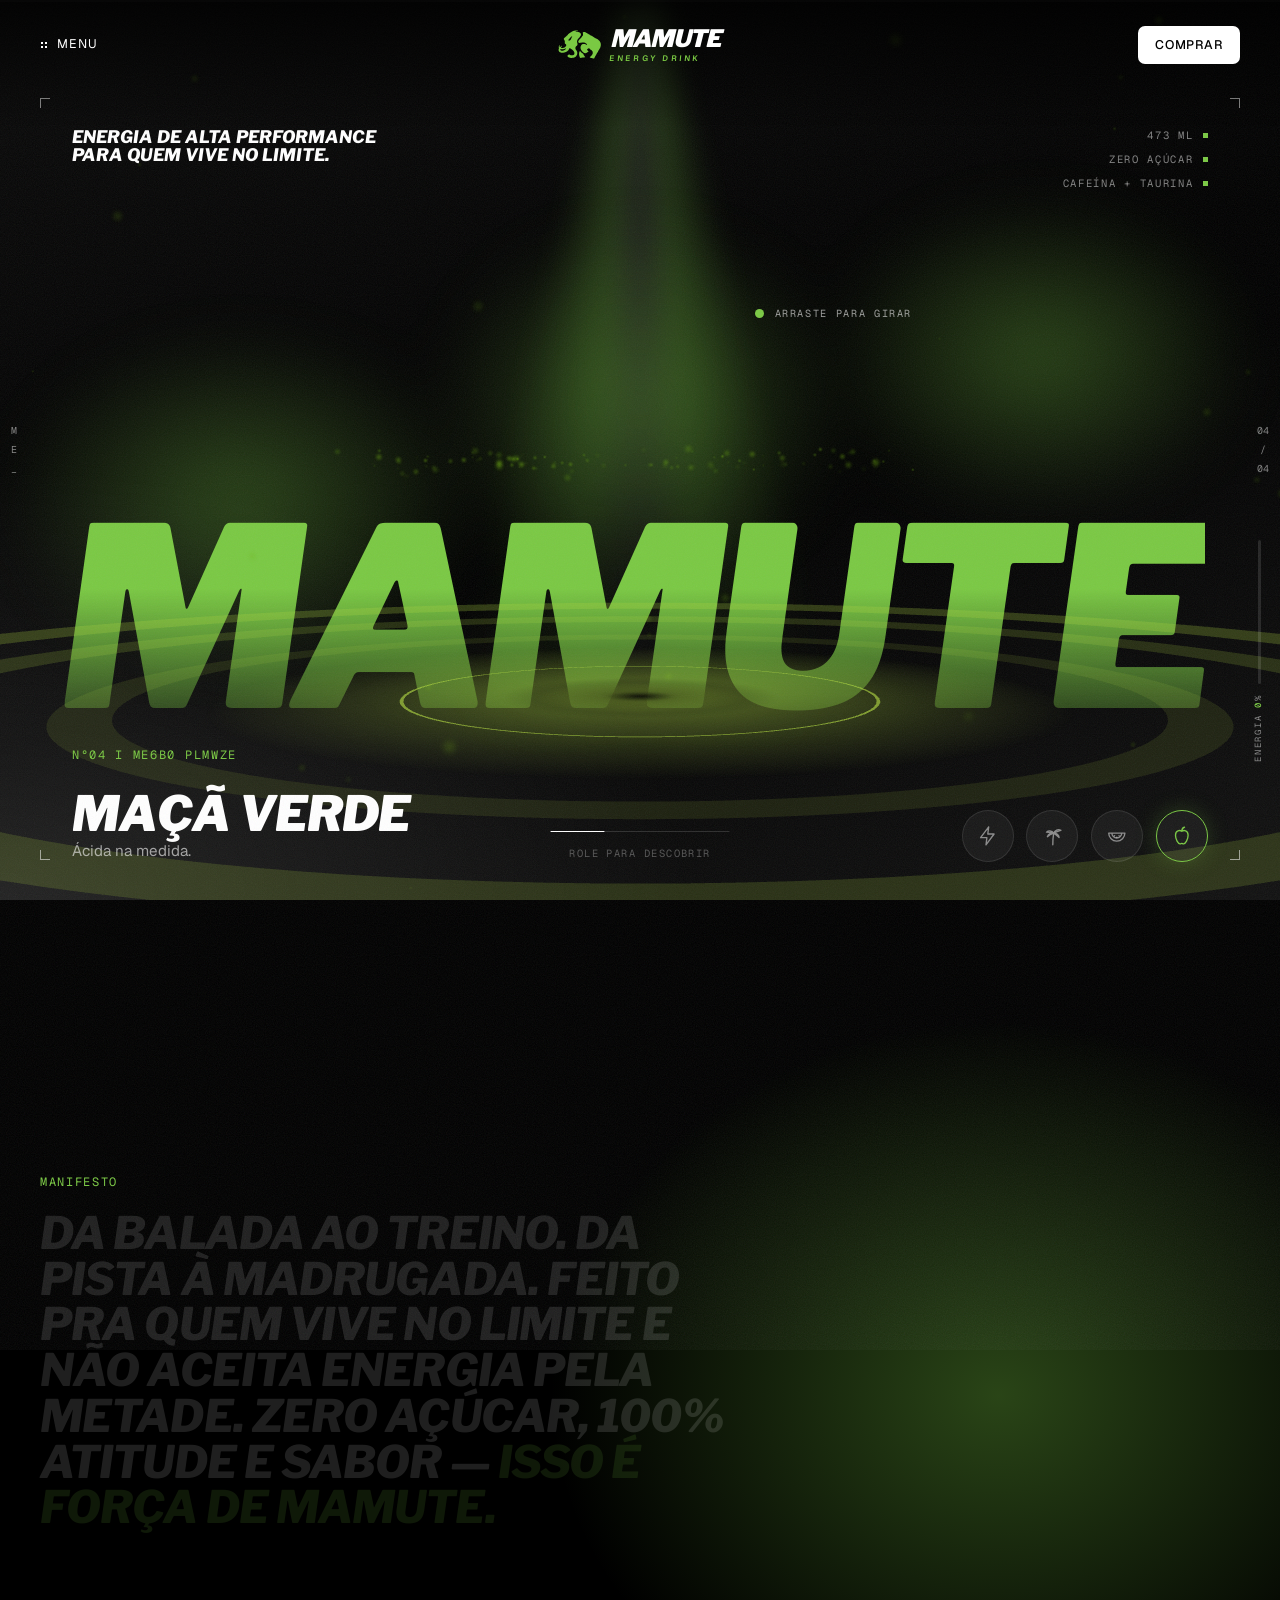
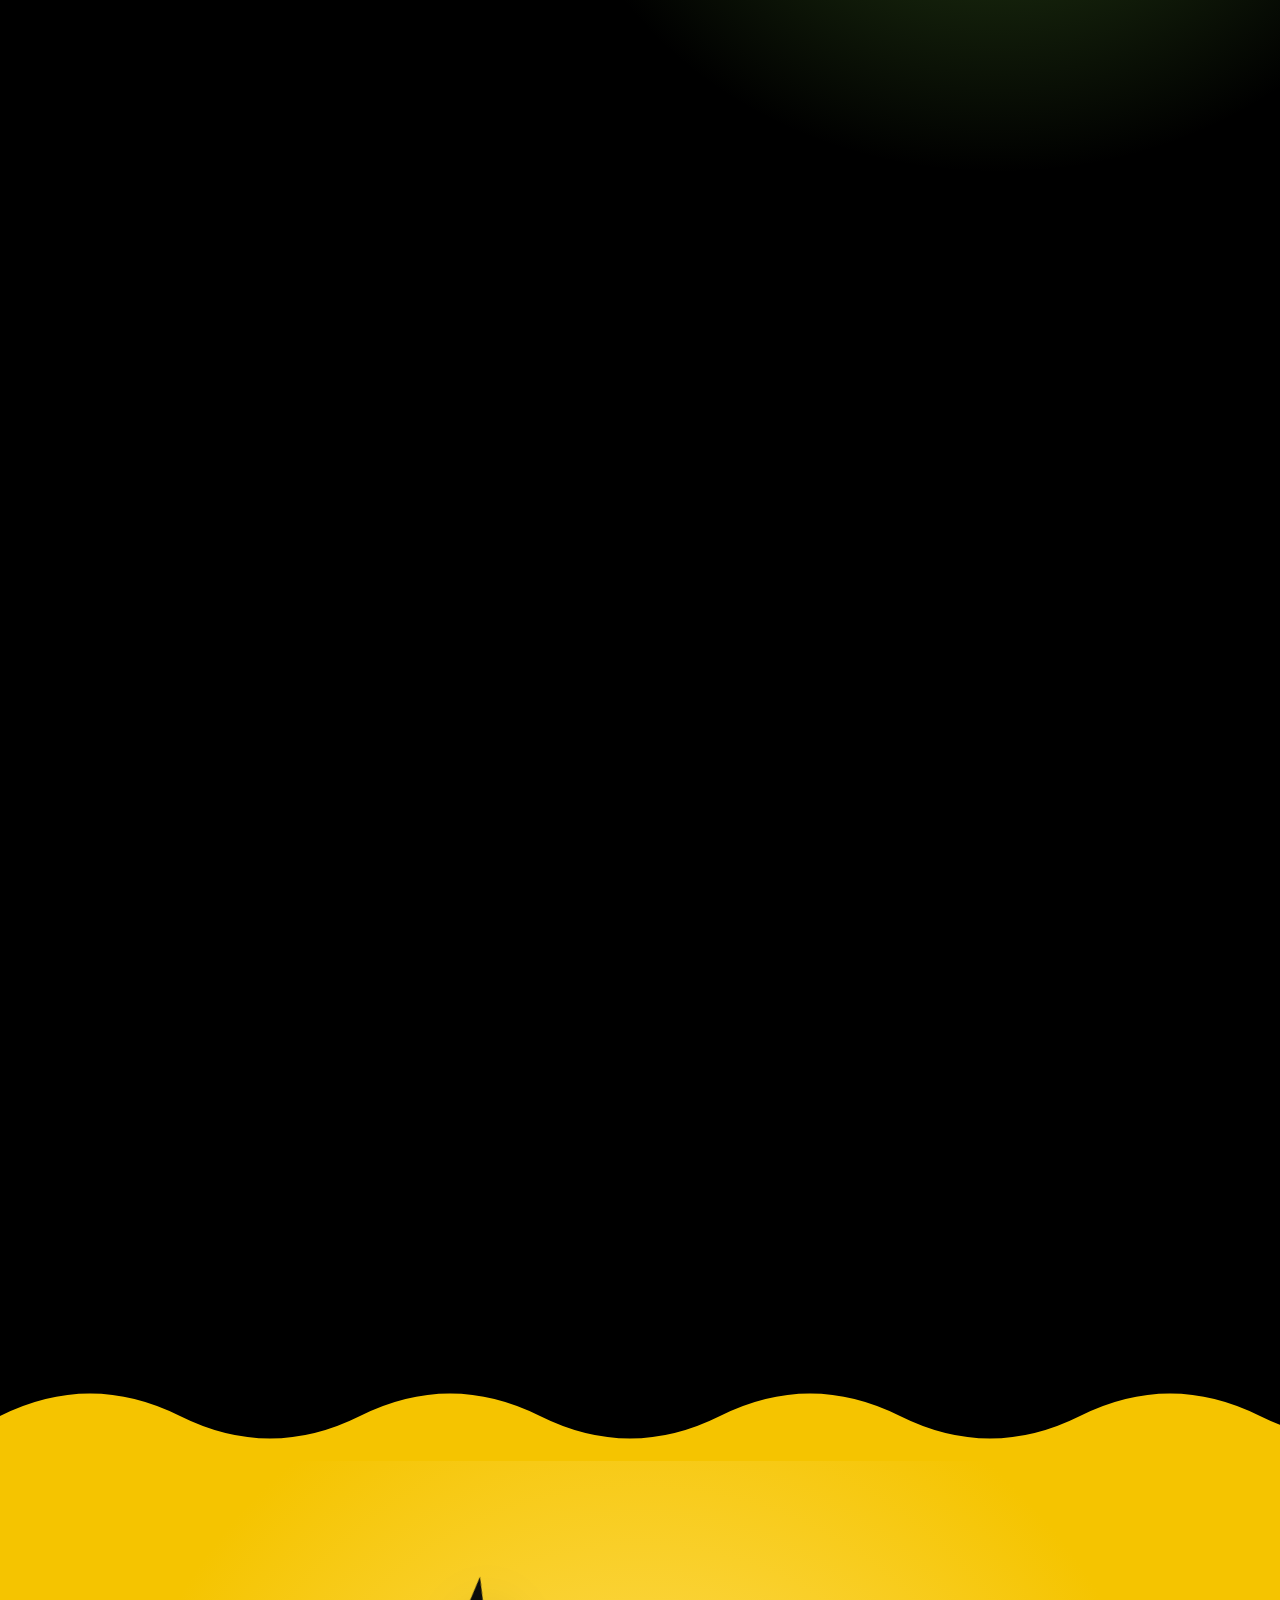
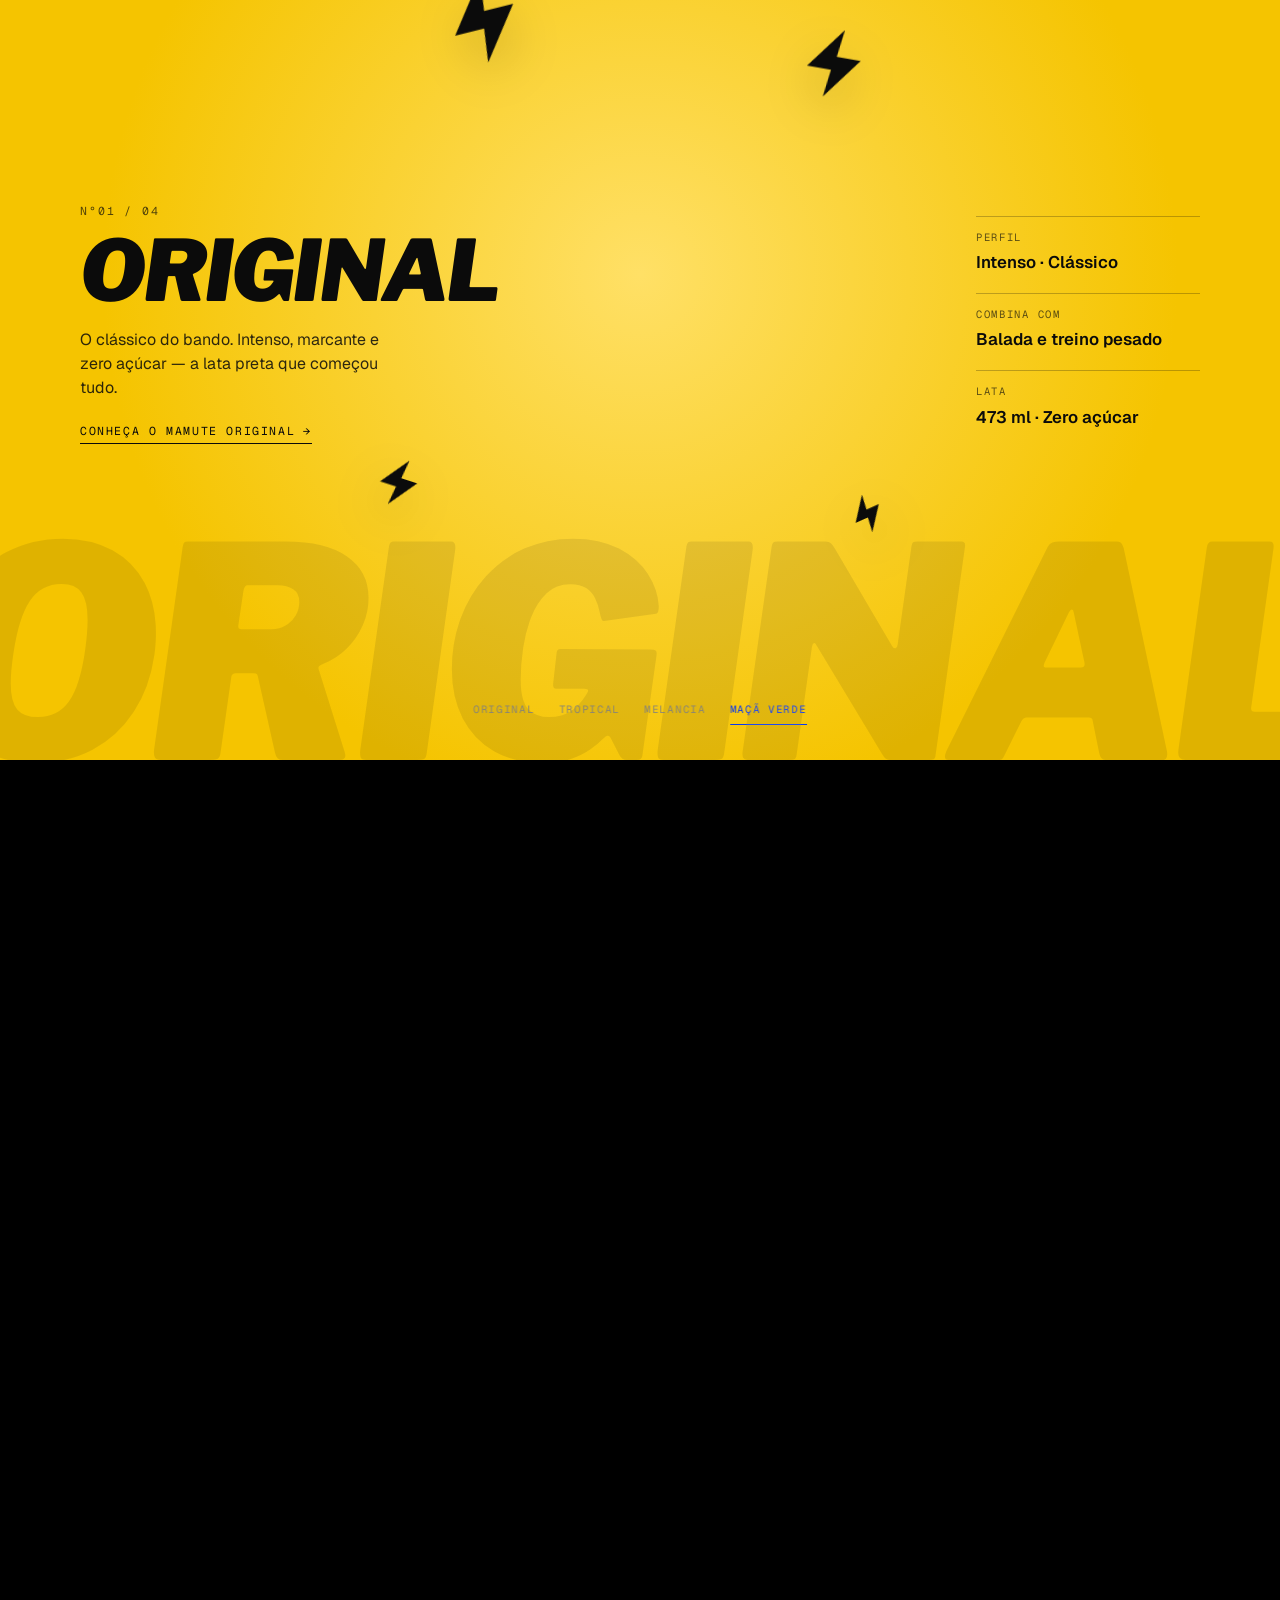
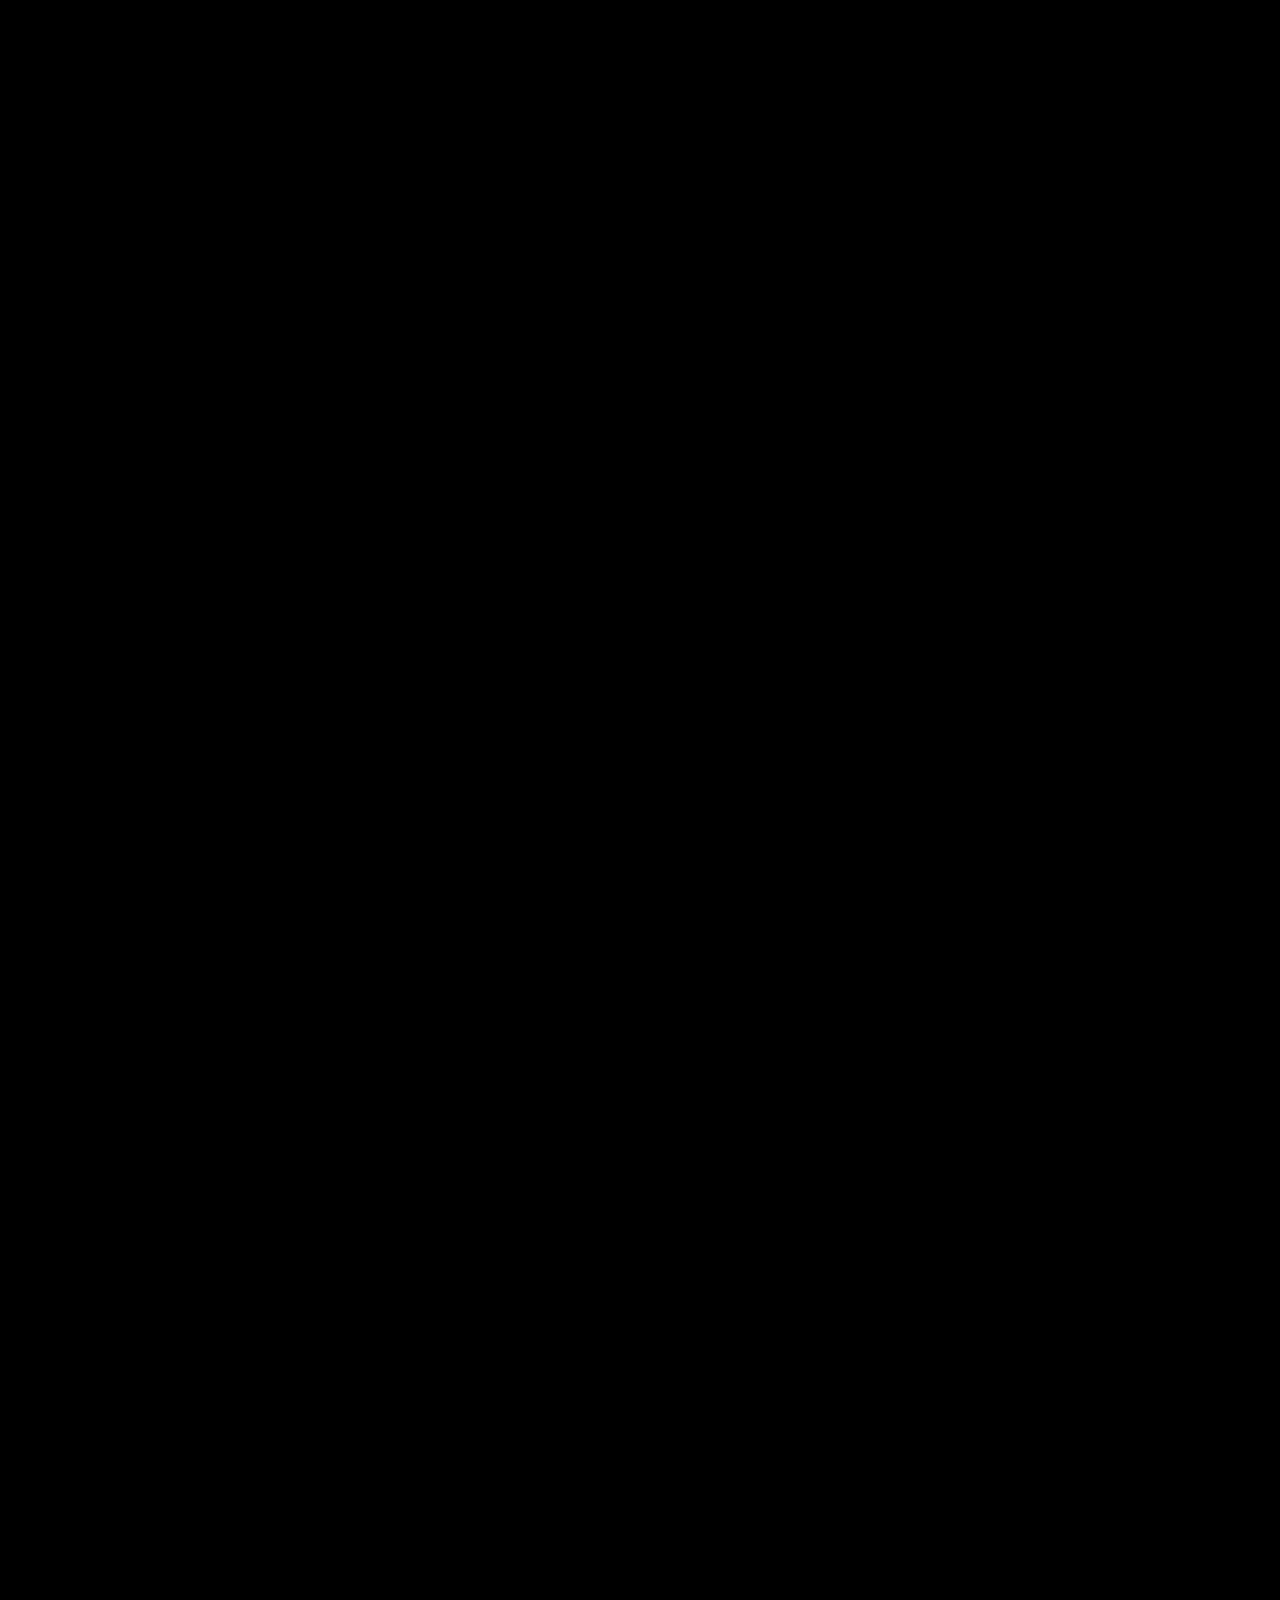
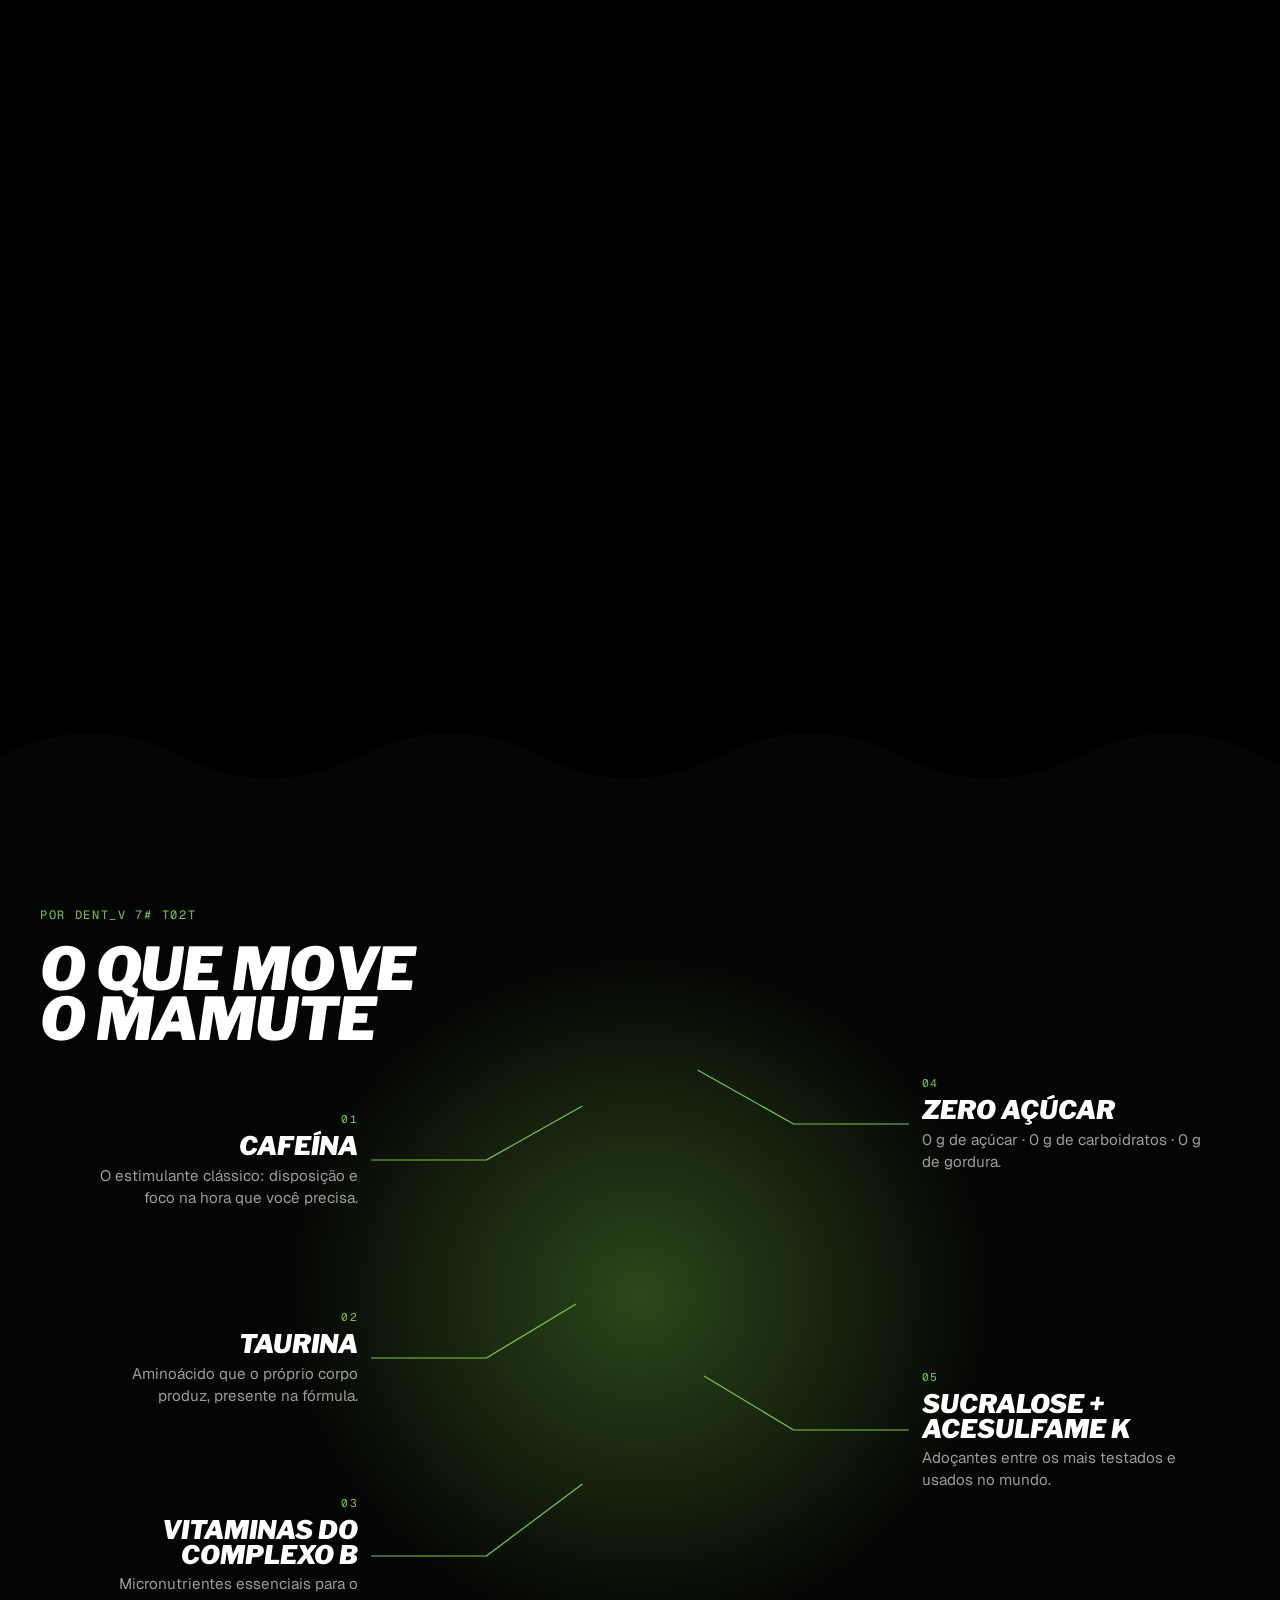
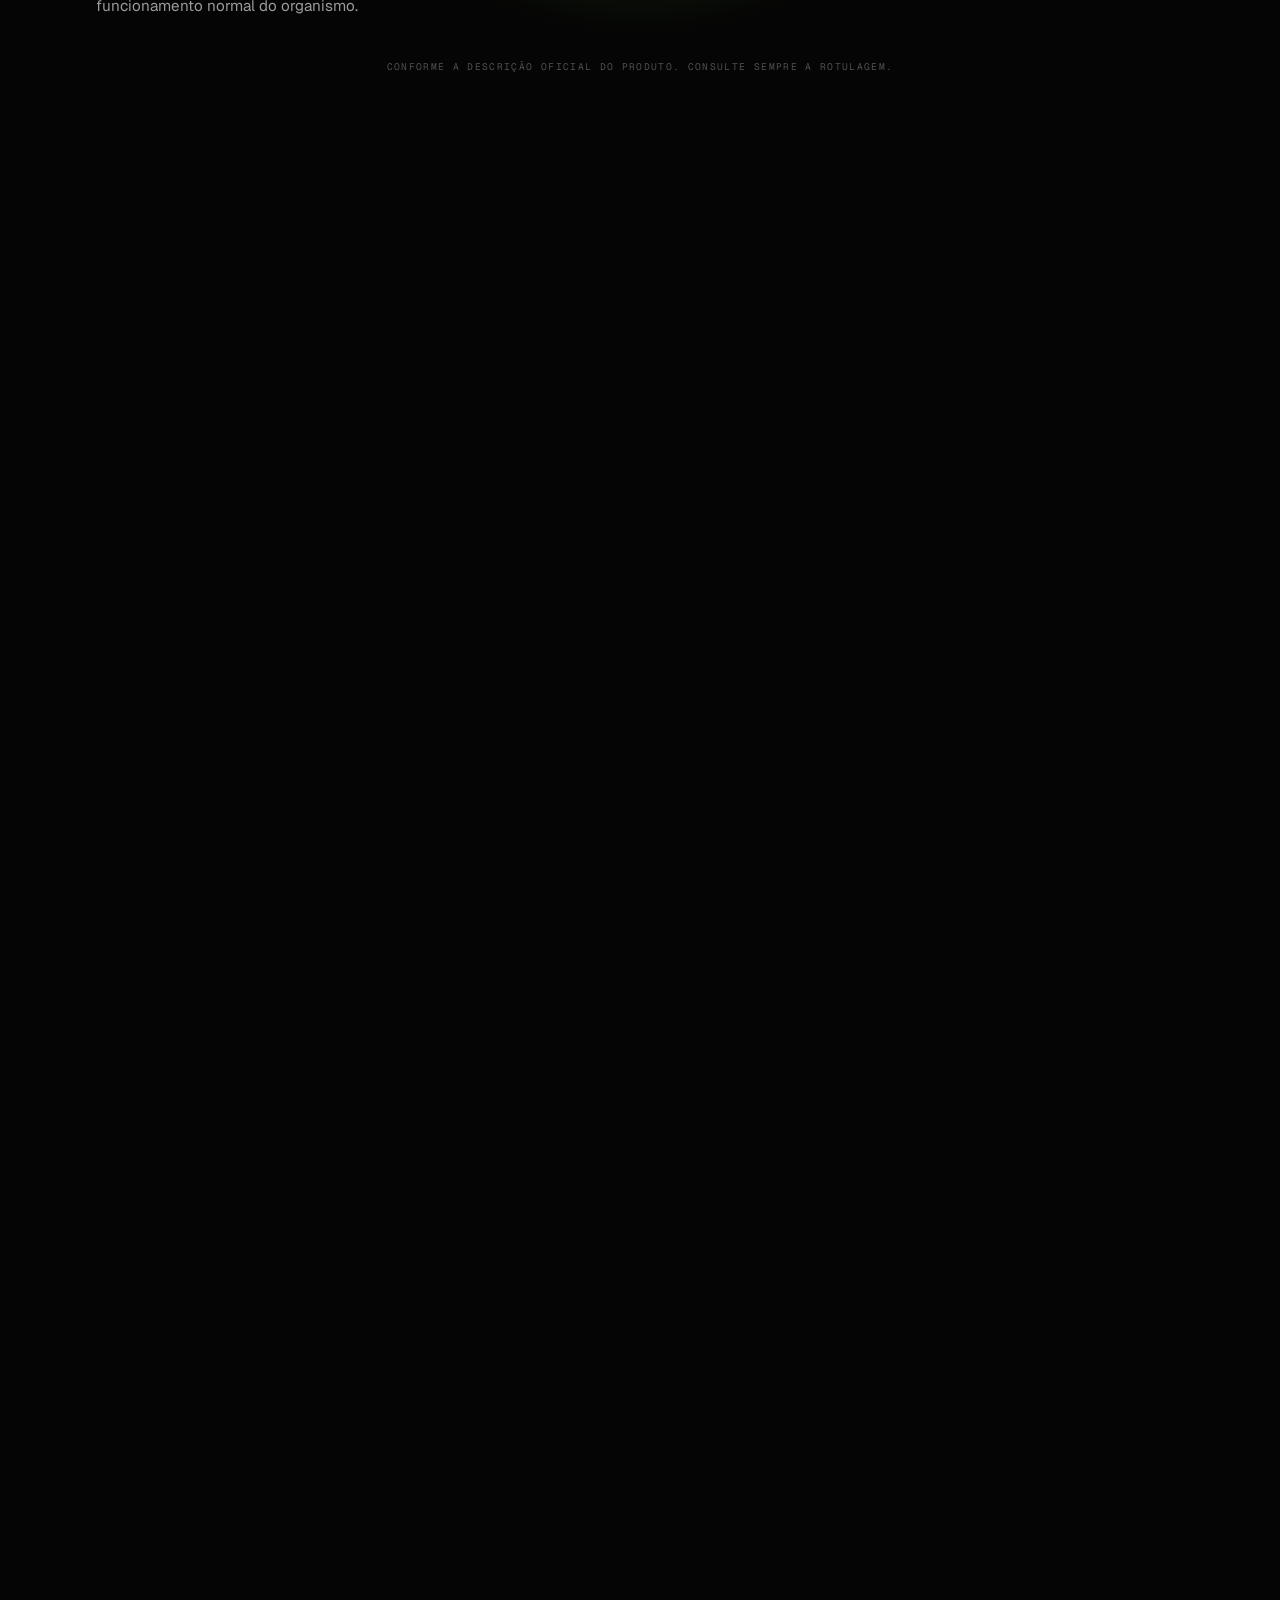
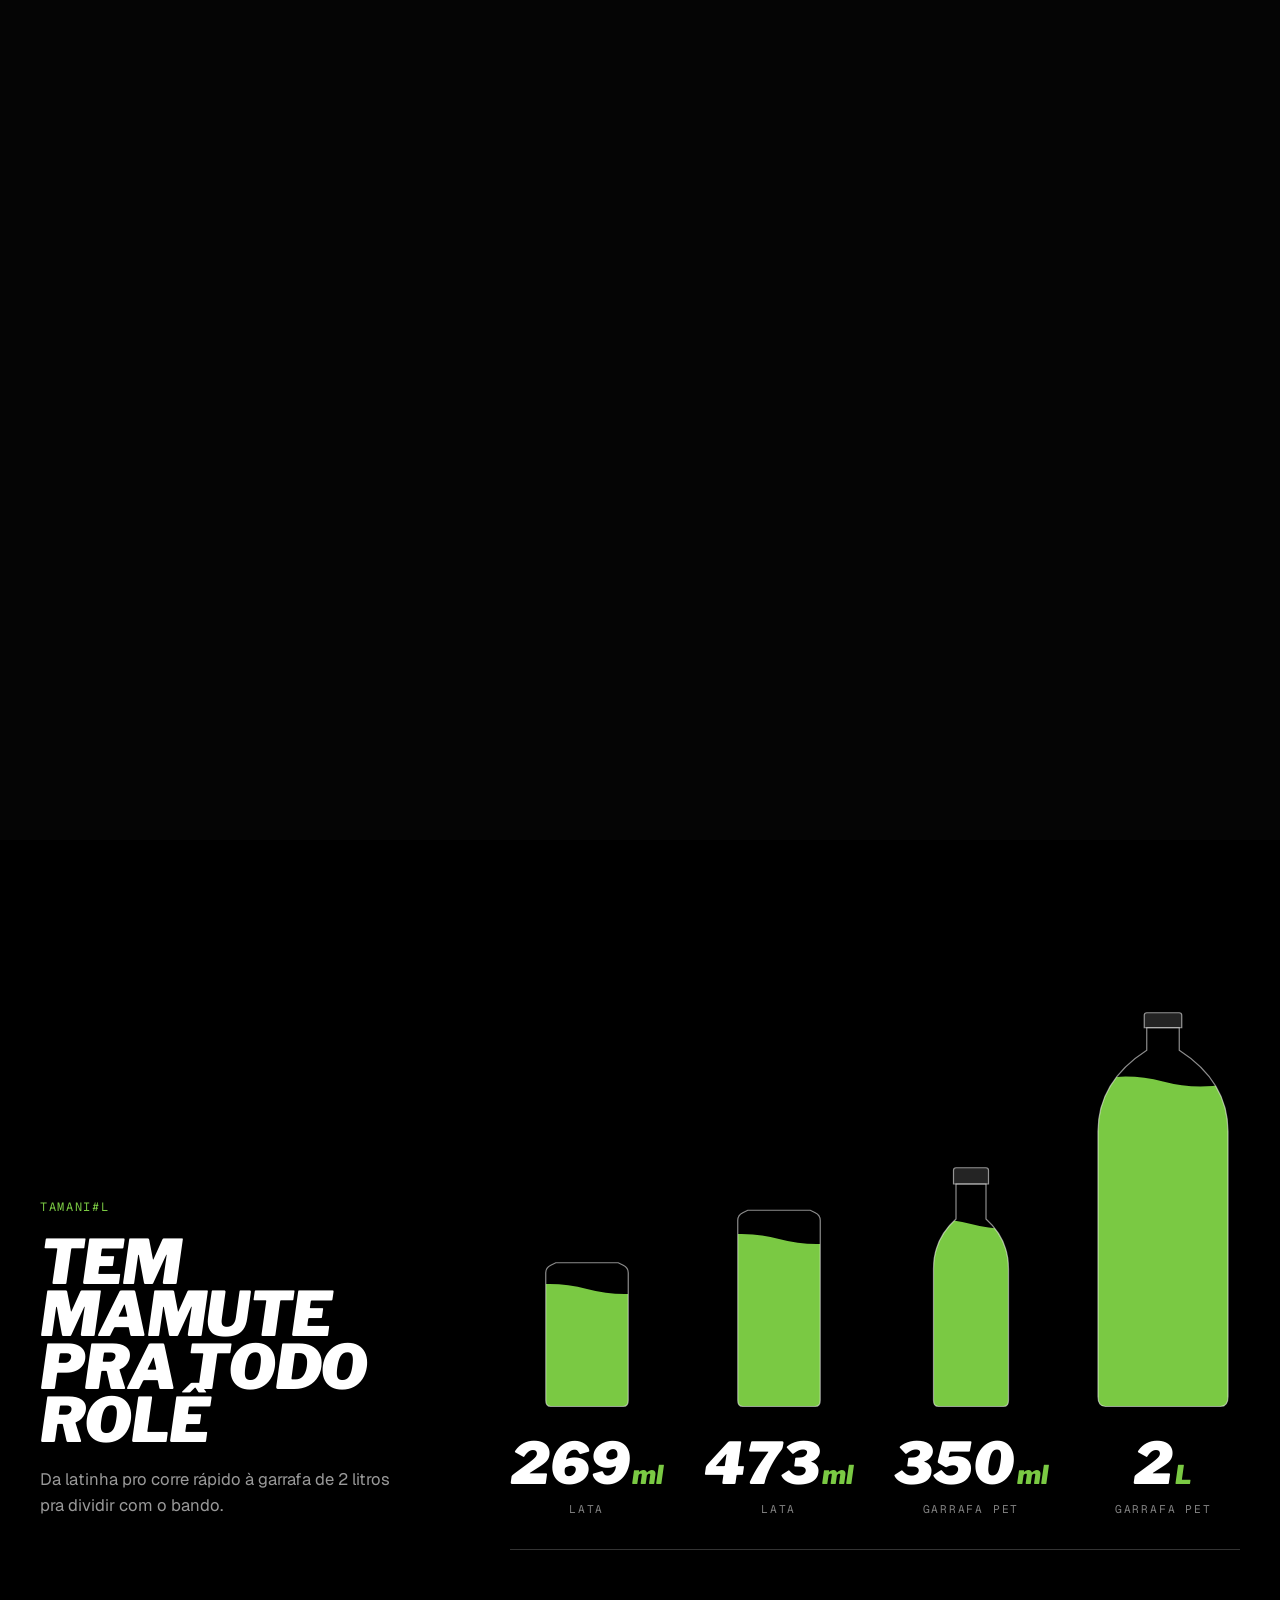
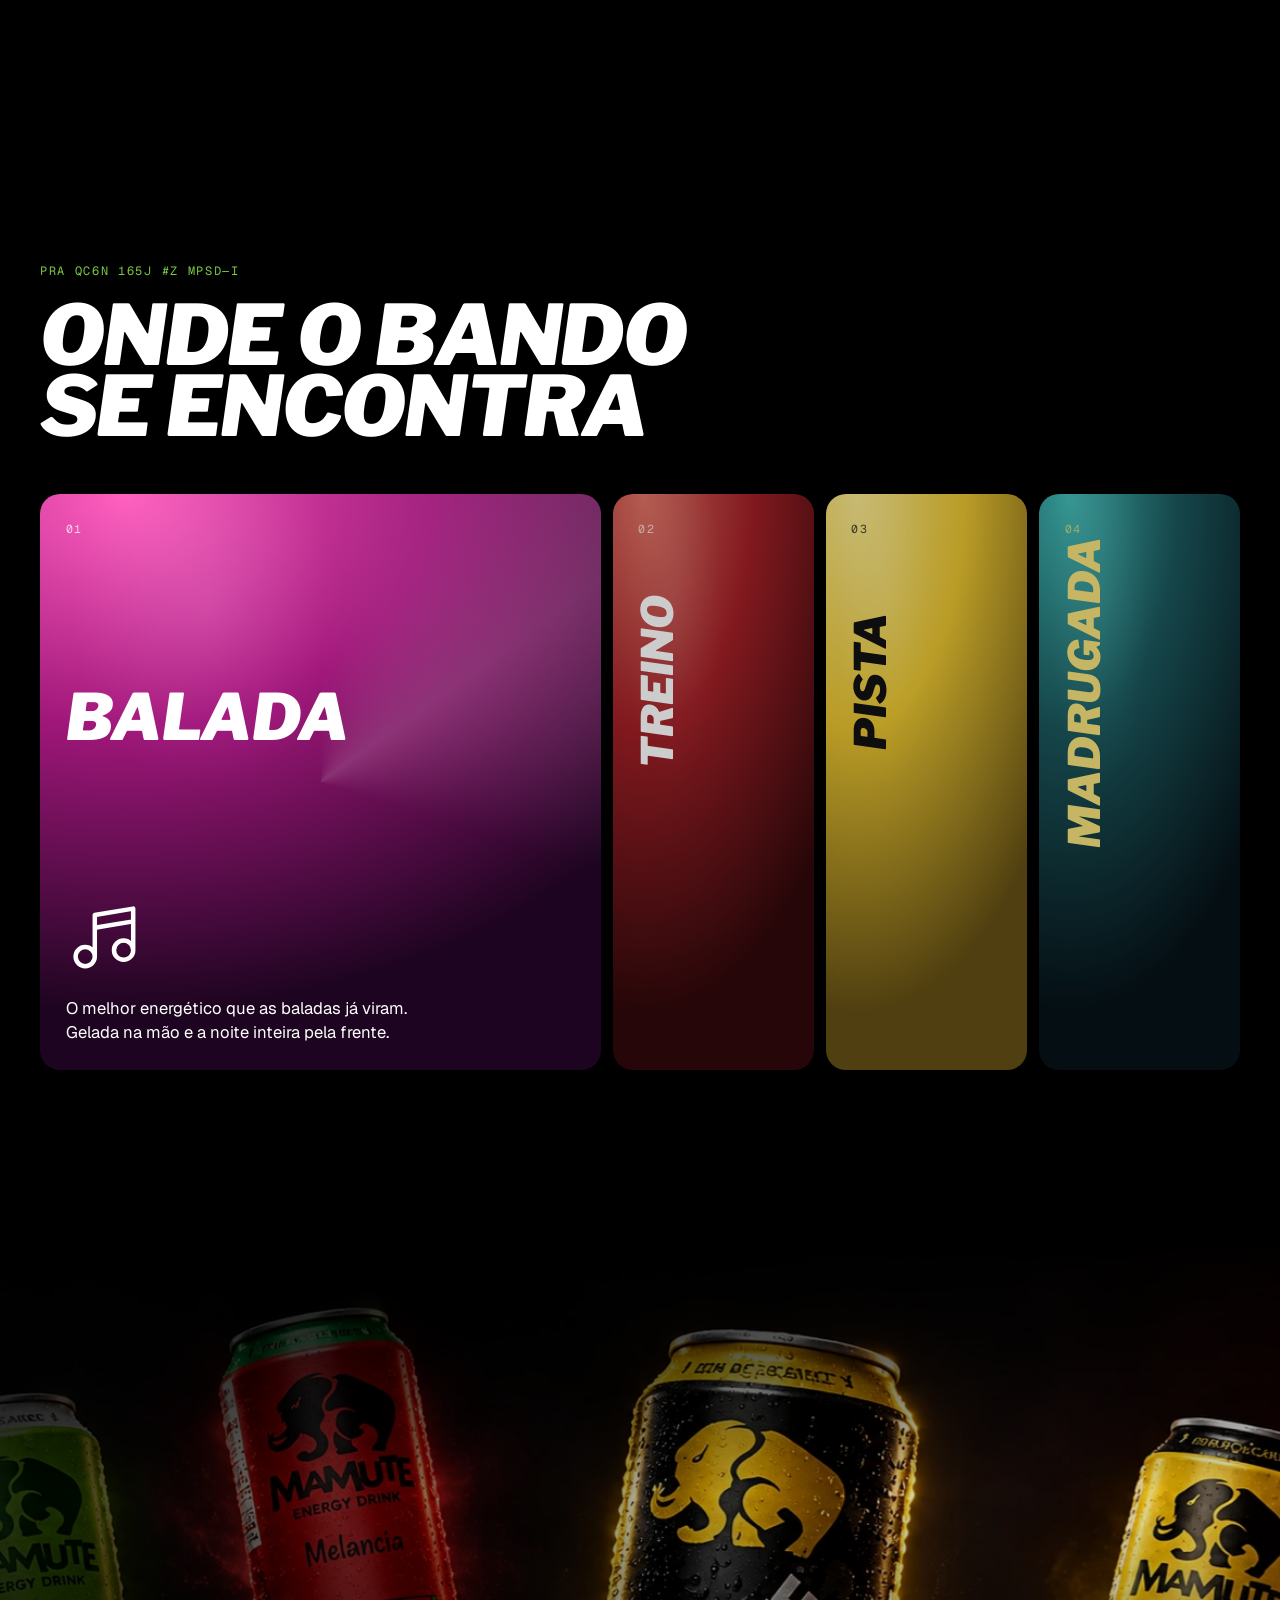
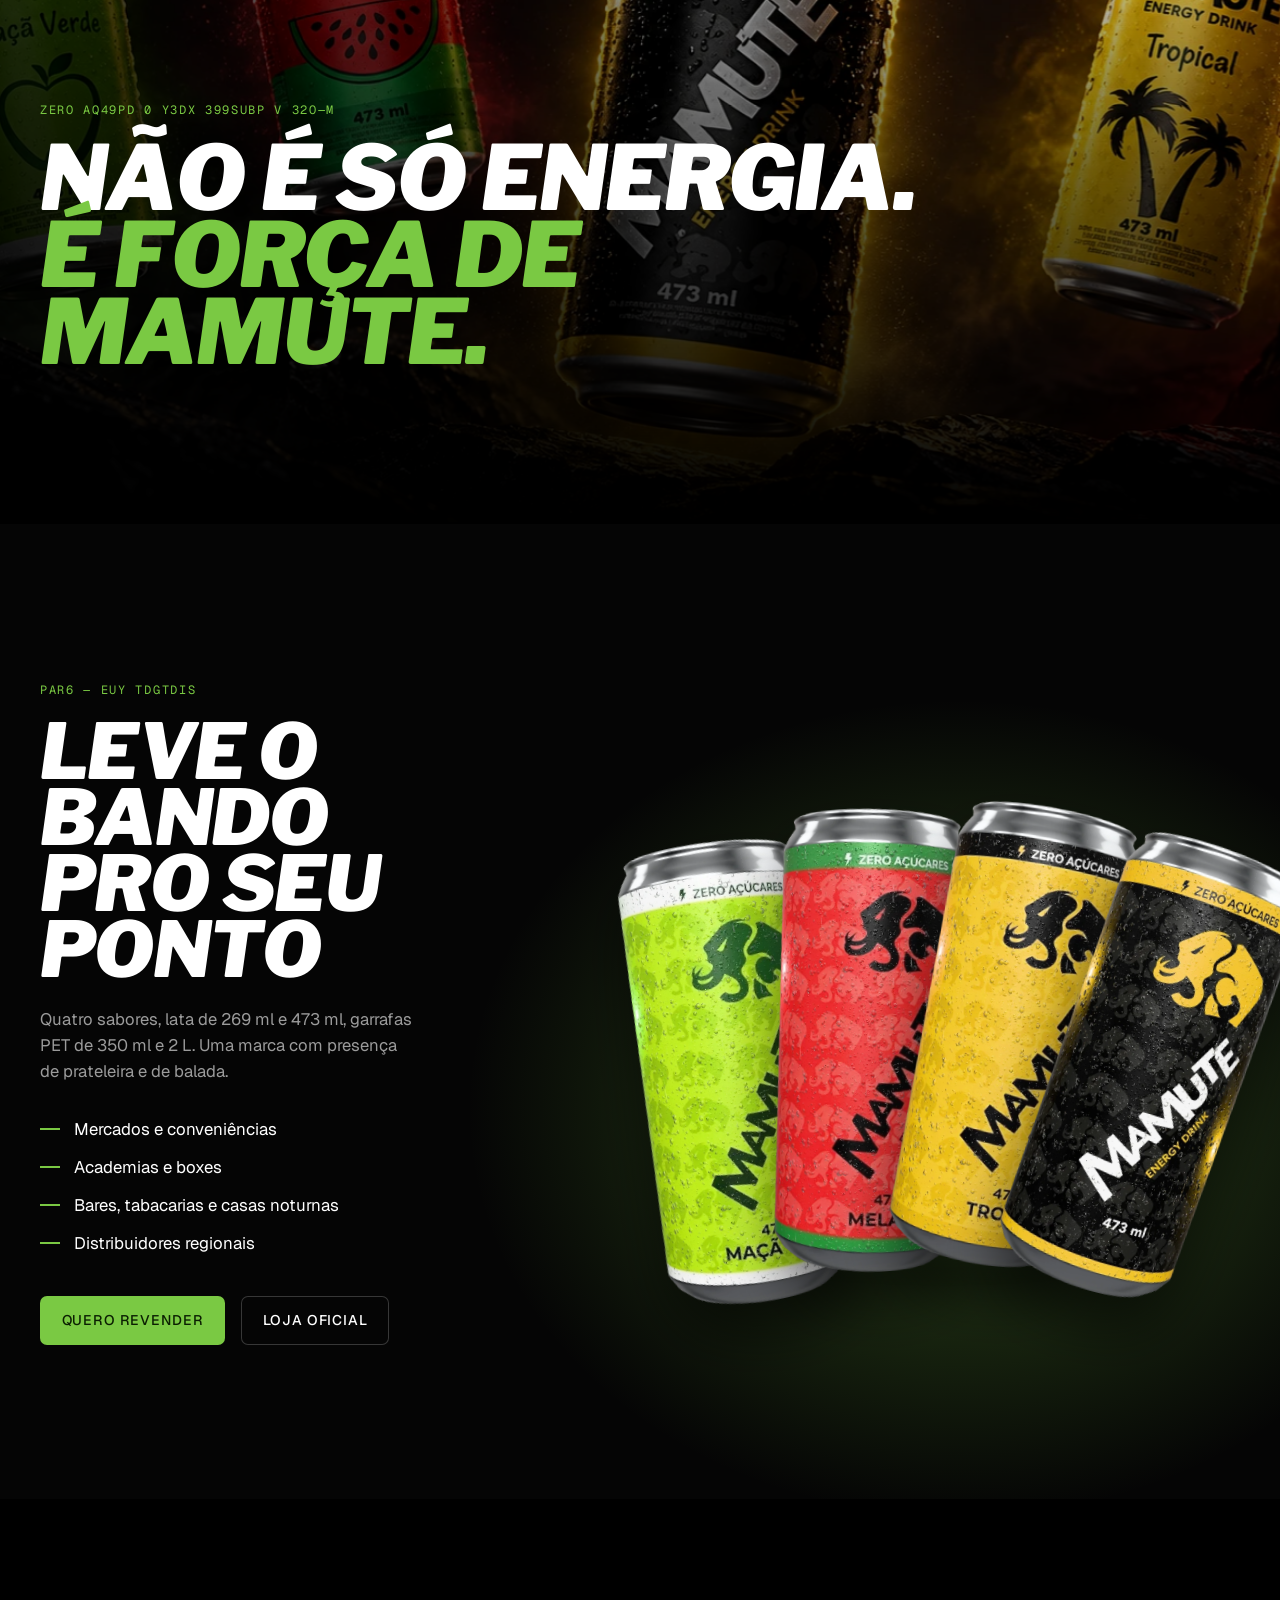
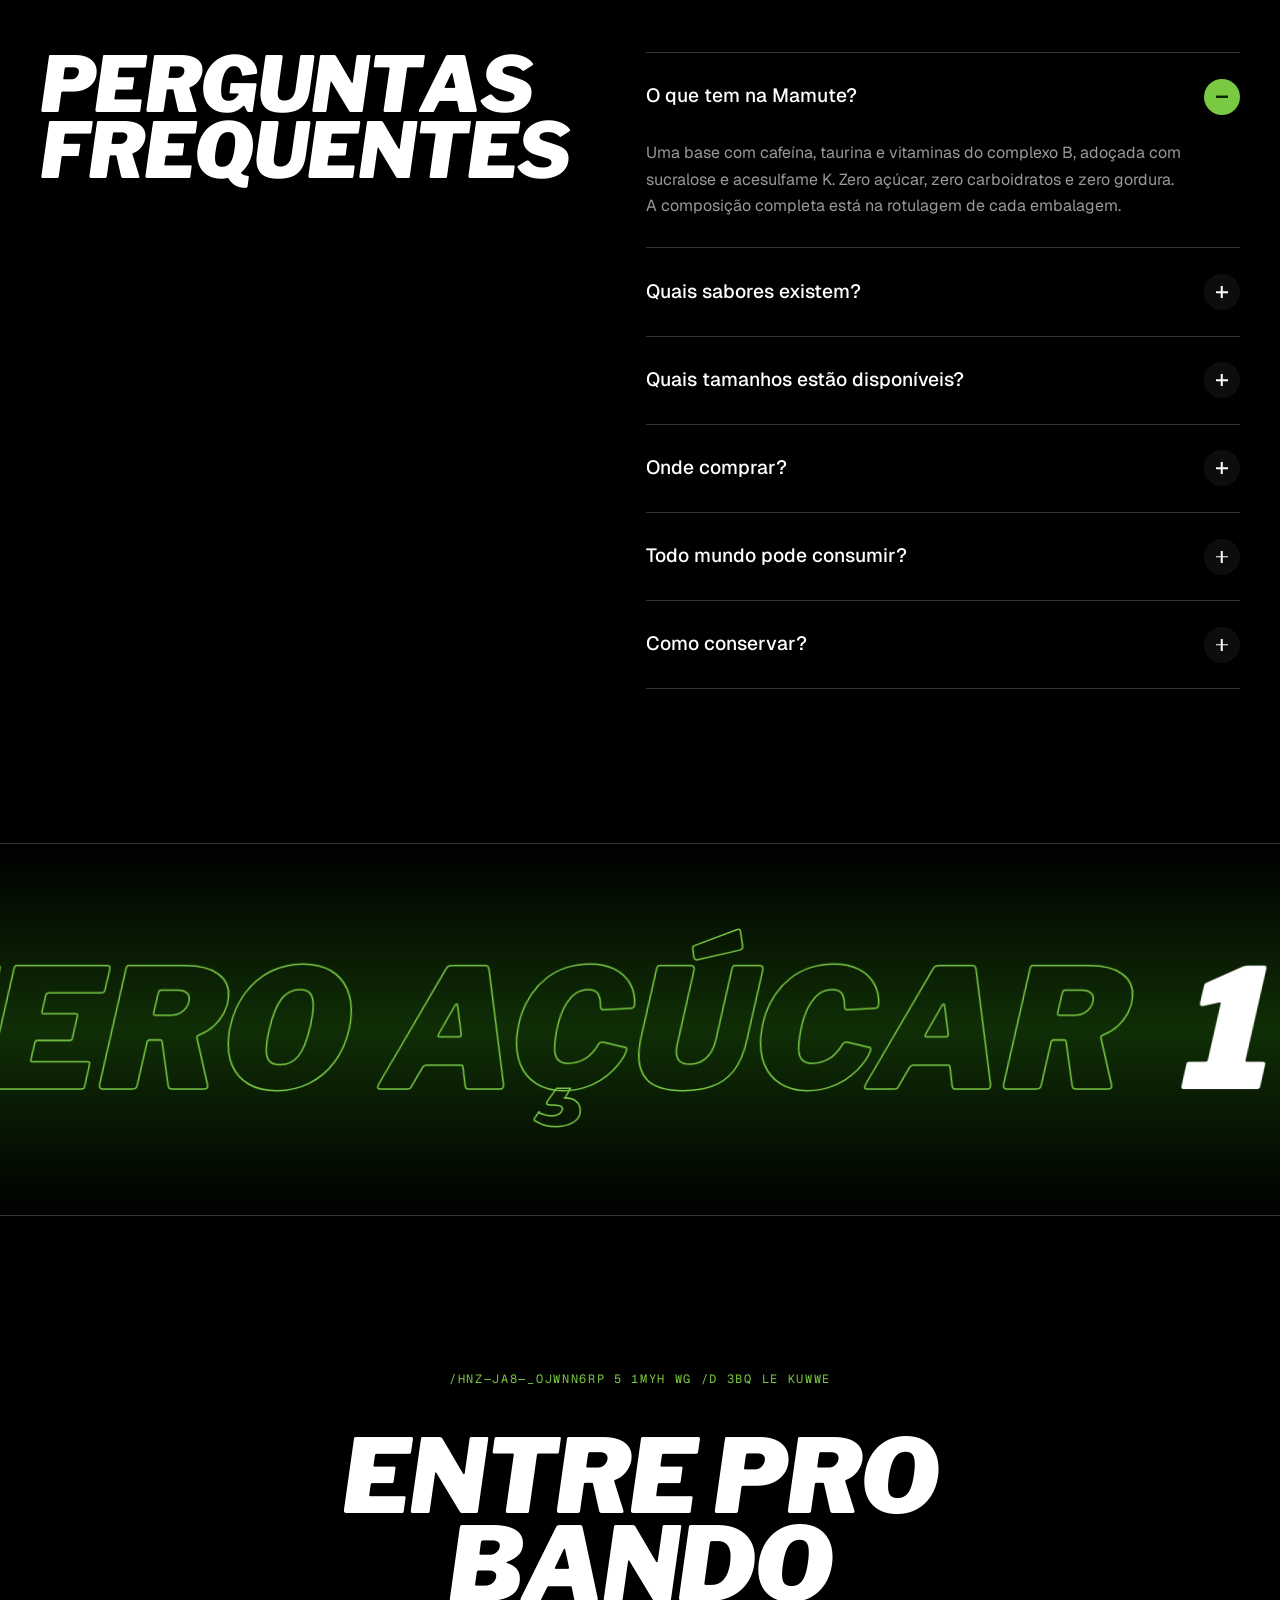
<file: index.html>
<!DOCTYPE html>
<html lang="pt-BR">
<head>
  <meta charset="UTF-8" />
  <meta name="viewport" content="width=device-width, initial-scale=1, viewport-fit=cover" />
  <title>Mamute Energy Drink | Energético zero açúcar – Original, Tropical, Melancia e Maçã Verde</title>
  <meta name="description" content="Mamute Energy Drink: energético zero açúcar com cafeína, taurina e vitaminas do complexo B. Sabores Original, Tropical, Melancia e Maçã Verde em lata de 269 ml e 473 ml e PET de 350 ml e 2 L." />
  <meta name="theme-color" content="#000000" />
  <!-- SEO — ao publicar no domínio oficial:
       1. troque https://pcconduru.github.io/mamute-energy-conceito/ pelo domínio em todo o site (npm run pages refaz as páginas de sabor)
       2. troque "noindex, nofollow" por "index, follow" (aqui e em tools/make-pages.js)
       Enquanto for proposta conceitual, a página fica fora dos buscadores. -->
  <meta name="robots" content="noindex, nofollow" />
  <link rel="canonical" href="https://pcconduru.github.io/mamute-energy-conceito/" />

  <meta property="og:type" content="website" />
  <meta property="og:locale" content="pt_BR" />
  <meta property="og:site_name" content="Mamute Energy Drink" />
  <meta property="og:title" content="Mamute Energy Drink | Energia de alta performance" />
  <meta property="og:description" content="Zero açúcar, 100% atitude e sabor. Conheça Original, Tropical, Melancia e Maçã Verde." />
  <meta property="og:url" content="https://pcconduru.github.io/mamute-energy-conceito/" />
  <meta property="og:image" content="https://pcconduru.github.io/mamute-energy-conceito/assets/og-mamute.jpg" />
  <meta property="og:image:width" content="1200" />
  <meta property="og:image:height" content="630" />
  <meta property="og:image:alt" content="Quatro latas Mamute Energy Drink sobre rochas escuras" />
  <meta name="twitter:card" content="summary_large_image" />
  <meta name="twitter:site" content="@mamuteenergy" />

  <script type="application/ld+json">
  {
    "@context": "https://schema.org",
    "@graph": [
      {
        "@type": "Organization",
        "@id": "https://pcconduru.github.io/mamute-energy-conceito/#marca",
        "name": "Mamute Energy Drink",
        "url": "https://pcconduru.github.io/mamute-energy-conceito/",
        "logo": "https://pcconduru.github.io/mamute-energy-conceito/assets/logo-mamute.png",
        "email": "sac@mamuteenergydrink.com.br",
        "slogan": "Energia de alta performance para quem vive no limite.",
        "sameAs": [
          "https://www.instagram.com/mamuteenergydrink/",
          "https://x.com/mamuteenergy",
          "https://www.facebook.com/energeticomamute/",
          "https://loja.mamuteenergydrink.com.br"
        ]
      },
      {
        "@type": "WebSite",
        "@id": "https://pcconduru.github.io/mamute-energy-conceito/#site",
        "url": "https://pcconduru.github.io/mamute-energy-conceito/",
        "name": "Mamute Energy Drink",
        "inLanguage": "pt-BR",
        "publisher": {
          "@id": "https://pcconduru.github.io/mamute-energy-conceito/#marca"
        }
      },
      {
        "@type": "ItemList",
        "name": "Sabores Mamute Energy Drink",
        "itemListElement": [
          {
            "@type": "ListItem",
            "position": 1,
            "name": "Mamute Original",
            "url": "https://pcconduru.github.io/mamute-energy-conceito/sabores/original/"
          },
          {
            "@type": "ListItem",
            "position": 2,
            "name": "Mamute Tropical",
            "url": "https://pcconduru.github.io/mamute-energy-conceito/sabores/tropical/"
          },
          {
            "@type": "ListItem",
            "position": 3,
            "name": "Mamute Melancia",
            "url": "https://pcconduru.github.io/mamute-energy-conceito/sabores/melancia/"
          },
          {
            "@type": "ListItem",
            "position": 4,
            "name": "Mamute Maçã Verde",
            "url": "https://pcconduru.github.io/mamute-energy-conceito/sabores/maca-verde/"
          }
        ]
      }
    ]
  }
  </script>
  <link rel="icon" type="image/svg+xml" href="assets/logo-mamute.svg" />

  <!-- Tipografia
       Geist / Geist Mono  -> equivalentes diretos das fontes da referência (texto e HUD)
       Libre Franklin 900 itálico -> substituto livre da "Franklin Gothic ATF" usada nos títulos -->
  <link rel="preconnect" href="https://fonts.googleapis.com" />
  <link rel="preconnect" href="https://fonts.gstatic.com" crossorigin />
  <!-- fontes sem bloquear a primeira pintura (entram assim que chegam) -->
  <link rel="preload" as="style" href="https://fonts.googleapis.com/css2?family=Geist:wght@400;500;600&family=Geist+Mono:wght@400;500&family=Libre+Franklin:ital,wght@1,800;1,900&display=swap" onload="this.onload=null;this.rel='stylesheet'" />
  <noscript><link href="https://fonts.googleapis.com/css2?family=Geist:wght@400;500;600&family=Geist+Mono:wght@400;500&family=Libre+Franklin:ital,wght@1,800;1,900&display=swap" rel="stylesheet" /></noscript>

  <link rel="preload" as="image" href="assets/render-original.webp" fetchpriority="high" />
  <link rel="stylesheet" href="styles.css?v=2" />
</head>

<body data-flavor="original">
  <script>
    // Loader e 3D "a caminho" só existem com JavaScript
    document.body.classList.add('is-loading');
    window.__mamute3d = 'pending';
    // Lata 3D (Three.js, lata3d.js) só baixa depois que a página carregou:
    // texto e imagem principal aparecem primeiro (bom para o Google e para celular)
    // (espera o primeiro quadro pintado: nada de tela preta enquanto o 3D monta)
    window.addEventListener('load', function () {
      requestAnimationFrame(function () {
        requestAnimationFrame(function () {
          setTimeout(function () {
            var s = document.createElement('script');
            s.src = 'lata3d.js';
            s.onerror = function () { window.__mamute3d = 'failed'; document.dispatchEvent(new Event('mamute:3d-ready')); };
            document.body.appendChild(s);
          }, 0);
        });
      });
    }, { once: true });
  </script>

  <!-- Símbolo do mamute (vetorizado da arte da lata) — reutilizado com <use href="#mamute-mark"> -->
  <svg width="0" height="0" style="position:absolute" aria-hidden="true">
    <symbol id="mamute-mark" viewBox="0 0 1400 937"><path fill="currentColor" fill-rule="evenodd" d="M 577 17.070 C 570.125 18.112, 559.775 19.472, 554 20.094 C 548.225 20.715, 540.350 22.092, 536.500 23.153 C 532.650 24.215, 524.197 26.410, 517.716 28.033 C 511.234 29.656, 504.659 31.642, 503.104 32.446 C 501.549 33.250, 497.177 34.673, 493.389 35.608 C 489.600 36.543, 483.800 38.560, 480.500 40.089 C 477.200 41.619, 473.150 43.178, 471.500 43.554 C 468.824 44.165, 452.683 51.366, 447.500 54.261 C 445.435 55.415, 437.110 59.513, 433.531 61.138 C 430.922 62.323, 415.096 72.445, 403.693 80.221 C 396.694 84.995, 375.645 101.714, 367.316 109.116 C 340.815 132.668, 330.935 141.856, 319 154.050 C 311.575 161.636, 300.719 172.100, 294.875 177.304 C 289.031 182.508, 281.381 189.459, 277.875 192.750 C 274.369 196.042, 268.800 200.902, 265.500 203.550 C 262.200 206.198, 255.382 211.996, 250.349 216.433 C 236.888 228.300, 226.243 237.086, 221.009 240.647 C 214.762 244.899, 195.597 263.297, 192.943 267.593 C 188.276 275.144, 186.811 287.111, 189.405 296.500 C 190.712 301.230, 195.630 310.392, 202.794 321.446 C 204.557 324.166, 206 326.738, 206 327.161 C 206 327.584, 207.312 329.999, 208.915 332.527 C 210.518 335.055, 212.380 339.458, 213.051 342.312 C 213.722 345.165, 215.647 350.875, 217.328 355 L 220.385 362.500 220.541 396.579 L 220.696 430.657 223.246 436.227 C 226.665 443.694, 236.380 453.319, 244.262 457.046 C 252.336 460.865, 259.699 467.407, 264 474.584 C 267.426 480.301, 267.499 480.648, 267.435 490.962 C 267.371 501.406, 267.330 501.580, 262.857 510.500 C 256.008 524.155, 251.602 530.420, 242.139 539.956 C 224.593 557.636, 201.184 572.306, 183.970 576.409 C 180.412 577.257, 171.743 579.355, 164.707 581.070 C 152.299 584.095, 151.366 584.177, 133.707 583.793 C 115.093 583.388, 111.408 582.649, 100 577.036 C 97.969 576.037, 97.541 571.368, 99.234 568.685 C 99.993 567.483, 101.144 564.700, 101.791 562.500 C 102.439 560.300, 103.952 556.925, 105.153 555 C 106.355 553.075, 109.702 546.913, 112.593 541.307 C 115.483 535.701, 119.621 528.501, 121.787 525.307 C 134.848 506.054, 132.563 501.934, 115.500 513.970 C 111.650 516.686, 105.557 520.925, 101.959 523.391 C 98.362 525.857, 88.792 534.653, 80.693 542.938 C 66.516 557.438, 65.816 558, 61.927 558 C 58.134 558, 57.774 557.741, 56.023 553.750 C 53.618 548.270, 50.993 535.429, 51.023 529.292 C 51.060 521.754, 55.628 501.011, 58.446 495.581 C 62.476 487.817, 61.498 483.133, 56.527 486.390 C 41.458 496.264, 26.792 522.892, 24.798 544 C 23.469 558.063, 24.236 575.248, 26.449 581 C 31.222 593.406, 31.452 591.138, 22.998 615 C 17.141 631.532, 15.853 641.934, 17.838 656.682 C 20.328 675.185, 34.021 698.247, 49.382 709.812 C 60.178 717.940, 68.168 723.148, 71.815 724.435 C 73.900 725.170, 78.492 727.229, 82.021 729.010 C 85.549 730.791, 92.500 733.091, 97.468 734.121 C 102.435 735.151, 108.975 736.682, 112 737.524 C 124.746 741.071, 157.974 740.376, 179.114 736.122 C 184.276 735.083, 193.675 733.689, 200 733.025 C 208.102 732.174, 213.621 730.975, 218.679 728.967 C 222.628 727.400, 227.578 725.804, 229.679 725.421 C 231.781 725.039, 236.198 723.375, 239.496 721.724 C 242.793 720.074, 247.937 717.882, 250.926 716.854 C 253.915 715.825, 257.083 714.330, 257.967 713.530 C 258.850 712.731, 261.807 711.096, 264.537 709.898 C 267.266 708.701, 271.413 706.433, 273.750 704.860 C 276.087 703.287, 279.913 700.712, 282.250 699.138 C 284.587 697.564, 288.075 695.472, 290 694.489 C 293.819 692.540, 308.421 681.399, 312.778 677.111 C 314.275 675.638, 318.650 671.522, 322.500 667.966 C 326.350 664.410, 332.364 658.350, 335.865 654.500 C 347.853 641.318, 366.155 610.865, 368.988 599.385 C 370.421 593.582, 376.738 586.009, 380.150 586.004 C 383.283 585.999, 389.004 589.546, 409.500 604.201 C 413.510 607.068, 428.108 616.789, 441.827 625.727 C 451.114 631.777, 458.301 637.385, 471.126 648.588 C 476.738 653.490, 484.968 660.680, 489.415 664.567 C 499.337 673.240, 519 698.307, 519 702.284 C 519 702.837, 520.554 706.520, 522.453 710.468 C 524.351 714.416, 526.377 720.539, 526.955 724.073 C 527.532 727.608, 529.128 734.547, 530.502 739.493 C 533.781 751.297, 533.801 760.325, 530.571 770.698 C 529.235 774.989, 527.672 780.300, 527.096 782.500 C 524.675 791.761, 508.696 808.388, 498.076 812.699 C 496.109 813.497, 491.916 815.474, 488.759 817.092 C 479.958 821.601, 457.354 823.705, 436 822.002 C 421.512 820.847, 419.767 820.480, 409.284 816.383 C 403.116 813.972, 397.811 812, 397.495 812 C 397.179 812, 394.582 810.425, 391.724 808.500 C 388.865 806.575, 386.184 805, 385.766 805 C 385.348 805, 380.570 802.075, 375.148 798.500 C 368.956 794.417, 364.255 792, 362.507 792 C 354.940 792, 323.875 811.118, 310.656 823.909 C 299.386 834.815, 298.050 838.257, 302.046 846.090 C 304.074 850.065, 324.705 871.418, 330.710 875.758 C 340.339 882.715, 367.366 896.310, 374.610 897.840 C 377.421 898.433, 382.146 899.893, 385.110 901.084 C 393.818 904.582, 396.269 904.940, 422.500 906.539 C 454.344 908.479, 483.178 906.756, 498.500 901.997 C 503.450 900.459, 510.781 898.489, 514.790 897.619 C 518.800 896.749, 523.975 894.954, 526.290 893.630 C 528.606 892.305, 532.300 890.660, 534.500 889.972 C 536.700 889.285, 539.625 887.943, 541 886.989 C 542.375 886.036, 545.975 884.014, 549 882.496 C 552.025 880.978, 555.900 878.558, 557.612 877.118 C 559.324 875.678, 564.437 871.575, 568.974 868 C 577.029 861.654, 584.945 853.274, 592 843.623 C 593.925 840.990, 596.655 837.410, 598.066 835.668 C 601.472 831.462, 611 815.420, 611 813.890 C 611 813.227, 612.755 808.817, 614.901 804.092 C 617.279 798.854, 619.063 793.158, 619.472 789.500 C 619.840 786.200, 621.233 779.994, 622.567 775.709 C 627.465 759.979, 628.213 733.041, 624.072 721.500 C 622.888 718.200, 621.038 711.775, 619.962 707.221 C 618.885 702.668, 616.830 696.625, 615.395 693.793 C 613.960 690.960, 612.177 686.918, 611.433 684.810 C 609.921 680.524, 605.394 673.521, 600.244 667.500 C 589.711 655.186, 572 627.035, 572 622.606 C 572 621.661, 570.425 617.082, 568.500 612.432 L 565 603.977 565 587.862 C 565 571.796, 565.011 571.721, 568.540 562.624 C 576.440 542.262, 582.691 533.413, 598.742 519.868 C 613.336 507.553, 623.770 492.477, 630.140 474.500 C 635.833 458.432, 636.117 449.914, 631.299 439.743 C 629.539 436.027, 627.629 430.442, 627.054 427.332 C 626.479 424.222, 624.915 418.938, 623.579 415.589 C 616.052 396.729, 615.652 354.431, 622.866 340.253 C 623.916 338.189, 625.721 333.350, 626.876 329.500 C 628.032 325.650, 629.904 321.150, 631.037 319.500 C 632.171 317.850, 634.423 313.800, 636.043 310.500 C 637.663 307.200, 640.229 302.629, 641.744 300.342 C 643.260 298.055, 646.300 293.378, 648.500 289.948 C 650.700 286.519, 655.835 279.840, 659.910 275.106 C 666.740 267.174, 672.708 261.143, 694.500 240.147 C 713.250 222.082, 732.668 195.716, 737.634 181.576 C 738.808 178.234, 740.510 173.541, 741.415 171.146 C 743.486 165.670, 744.925 147.914, 743.906 140.407 C 742.286 128.468, 731.559 108.739, 721.330 98.884 C 711.854 89.755, 693.779 78.020, 684.549 75.004 C 682.376 74.293, 678.156 72.632, 675.171 71.312 C 672.186 69.992, 666.764 68.232, 663.122 67.402 C 659.480 66.572, 653.345 64.816, 649.488 63.500 C 645.123 62.011, 638.895 60.871, 632.988 60.481 C 612.006 59.096, 590.146 56.831, 584 55.405 C 579.954 54.466, 575.707 54.140, 572.750 54.542 C 566.859 55.343, 566.789 54.529, 572.250 48.701 C 575.920 44.785, 577.567 43.880, 584.323 42.066 C 588.626 40.911, 593.851 39.096, 595.935 38.033 C 598.185 36.885, 603.535 35.709, 609.112 35.137 C 614.275 34.607, 624.705 32.784, 632.289 31.086 C 639.873 29.389, 647.748 27.993, 649.789 27.985 C 659.193 27.946, 657.836 23.816, 647.850 22.084 C 643.808 21.383, 636.045 19.502, 630.601 17.905 C 618.229 14.275, 597.584 13.953, 577 17.070 M 830.891 68.068 C 822.973 69.232, 808.075 75.507, 804.750 79.078 C 801.200 82.890, 801.125 87.964, 804.504 95.604 C 808.425 104.472, 811.142 122.141, 811.100 138.500 C 811.054 156.022, 809.283 166.284, 804.614 176.086 C 802.626 180.258, 801 184.125, 801 184.681 C 801 185.236, 799.200 188.475, 797 191.879 C 794.800 195.283, 793 198.265, 793 198.506 C 793 199.045, 777.982 218.867, 773.066 224.817 C 755.698 245.838, 711.135 294.914, 702.072 303 C 699.932 304.909, 686.309 320.386, 682.707 325 C 670.436 340.720, 668 343.985, 668 344.713 C 668 345.170, 666.658 347.172, 665.018 349.162 C 661.005 354.031, 655.712 369.873, 655.717 377 C 655.722 385.166, 660.438 399.270, 665.628 406.646 C 673.928 418.442, 680.984 421.404, 700.373 421.233 C 714.672 421.108, 728.077 419.313, 735.500 416.530 C 740.795 414.545, 749.328 412.560, 761.213 410.551 C 763.255 410.206, 767.430 408.777, 770.491 407.375 C 777.484 404.174, 800.661 402.589, 826 403.580 C 841.102 404.170, 843.051 404.463, 849 407.035 C 852.575 408.581, 858.434 410.525, 862.019 411.355 C 865.605 412.185, 871.163 414.245, 874.371 415.932 C 877.579 417.619, 880.721 419, 881.354 419 C 882.853 419, 898.216 427.928, 904 432.161 C 918.157 442.520, 929.929 455.315, 934.628 465.450 C 935.916 468.227, 938.114 472.525, 939.512 475 C 941.538 478.584, 941.999 480.619, 941.777 485 C 941.412 492.246, 938.788 492.848, 931.472 487.362 C 928.737 485.312, 924.925 482.457, 923 481.019 C 917.074 476.590, 905.732 469.357, 901 466.990 C 898.525 465.752, 895.357 463.934, 893.961 462.951 C 892.564 461.968, 888.698 460.458, 885.368 459.595 C 882.039 458.733, 877.332 457.151, 874.907 456.081 C 868.324 453.174, 854.686 451.743, 837.667 452.174 C 822.691 452.552, 822.343 452.613, 810 457.002 C 775.170 469.389, 749.552 495.091, 735.429 531.815 C 730.506 544.617, 729.707 551.156, 730.215 574.461 C 730.623 593.179, 730.832 594.994, 733.374 602 C 734.871 606.125, 737.132 612.650, 738.398 616.500 C 739.665 620.350, 741.893 625.848, 743.351 628.717 C 744.808 631.586, 746 634.597, 746 635.407 C 746 637.925, 756.991 658.027, 763.820 668 C 786.882 701.679, 821.995 735.527, 839 740.474 C 840.375 740.874, 843.870 742.514, 846.768 744.119 C 849.665 745.724, 854.840 747.688, 858.268 748.484 C 861.695 749.280, 867.158 750.847, 870.407 751.966 C 877.834 754.524, 893.395 754.732, 899.500 752.355 C 901.700 751.498, 907.100 749.789, 911.500 748.557 C 923.206 745.278, 939.708 736.286, 955.507 724.575 C 959.903 721.316, 965.075 717.520, 967 716.139 C 975.131 710.305, 988.896 697.665, 989.988 695.030 C 990.846 692.957, 990.873 691.631, 990.085 690.159 C 988.869 687.888, 981.811 681.940, 978 679.976 C 967.742 674.689, 952.489 658.227, 946.890 646.403 C 940.377 632.645, 940.736 631.240, 953.949 618.820 C 965.737 607.739, 974.185 601.613, 980.031 599.908 C 982.489 599.191, 986.256 597.463, 988.402 596.069 C 997.327 590.269, 1010.727 594.454, 1025.923 607.787 C 1029.541 610.960, 1036.668 616.631, 1041.761 620.387 C 1046.855 624.144, 1051.355 627.777, 1051.761 628.459 C 1052.430 629.584, 1063.381 639.234, 1075.569 649.438 C 1078.156 651.604, 1082.799 655.012, 1085.886 657.011 C 1091.992 660.963, 1104.246 673.594, 1106.699 678.463 C 1107.540 680.133, 1109.283 682.630, 1110.573 684.011 C 1114.090 687.779, 1121.070 702.741, 1122.228 708.995 C 1122.788 712.023, 1124.364 719.118, 1125.728 724.763 C 1128.790 737.428, 1128.888 744.193, 1126.158 754.500 C 1124.992 758.900, 1123.363 765.531, 1122.537 769.236 C 1121.711 772.940, 1119.677 778.516, 1118.018 781.626 C 1116.358 784.737, 1115 787.799, 1115 788.432 C 1115 789.913, 1106.467 803.388, 1102.269 808.537 C 1100.492 810.717, 1097.403 814.525, 1095.404 817 C 1093.405 819.475, 1082.483 830.960, 1071.134 842.522 C 1027.297 887.183, 1023.481 894.842, 1043.500 897.992 C 1047.350 898.598, 1054.550 900.367, 1059.500 901.924 C 1064.450 903.481, 1071.425 905.054, 1075 905.419 C 1078.575 905.785, 1085.343 907.396, 1090.040 909 C 1094.737 910.604, 1101.937 912.429, 1106.040 913.055 C 1110.143 913.681, 1116.452 915.478, 1120.060 917.049 C 1123.677 918.624, 1131.787 920.816, 1138.137 921.936 C 1144.471 923.053, 1151.588 924.649, 1153.952 925.483 C 1164.064 929.051, 1170.668 925.318, 1176.607 912.678 C 1177.945 909.830, 1181.259 903.675, 1183.971 899 C 1186.683 894.325, 1190.665 887.125, 1192.820 883 C 1194.974 878.875, 1199.668 869.875, 1203.249 863 C 1212.589 845.074, 1215.847 839.178, 1219.643 833.331 C 1221.490 830.487, 1223 827.763, 1223 827.276 C 1223 826.790, 1224.419 824.166, 1226.153 821.446 C 1227.887 818.726, 1230.754 813.800, 1232.524 810.500 C 1238.714 798.956, 1241.199 794.492, 1241.986 793.500 C 1242.716 792.580, 1244.590 789.160, 1253.496 772.500 C 1255.260 769.200, 1258.120 764.274, 1259.852 761.554 C 1261.583 758.834, 1263.001 756.134, 1263.002 755.554 C 1263.004 754.974, 1264.691 751.937, 1266.752 748.804 C 1268.814 745.671, 1272.497 739.596, 1274.939 735.304 C 1277.380 731.012, 1280.868 725.732, 1282.689 723.570 C 1284.510 721.409, 1286 719.148, 1286 718.547 C 1286 717.946, 1287.504 715.170, 1289.343 712.378 C 1291.182 709.586, 1294.143 704.646, 1295.923 701.401 C 1302.039 690.252, 1309.435 676.485, 1314.964 665.959 C 1318.009 660.161, 1321.400 653.928, 1322.500 652.108 C 1329.571 640.409, 1331.491 637.110, 1333.091 633.916 C 1334.078 631.945, 1337.243 626.545, 1340.124 621.916 C 1343.005 617.287, 1346.920 610.575, 1348.824 607 C 1350.728 603.425, 1353.055 599.600, 1353.994 598.500 C 1354.933 597.400, 1357.029 594.025, 1358.651 591 C 1360.274 587.975, 1362.114 584.600, 1362.741 583.500 C 1364.576 580.279, 1372 564.335, 1372 563.615 C 1372 563.253, 1373.548 558.995, 1375.440 554.152 C 1377.333 549.310, 1379.423 542.232, 1380.086 538.424 C 1380.749 534.616, 1382.375 528.350, 1383.701 524.500 C 1387.259 514.164, 1388.958 499.027, 1388.980 477.474 C 1389.004 454.862, 1387.897 444.860, 1384.017 432.610 C 1382.430 427.599, 1380.673 420.940, 1380.111 417.811 C 1379.550 414.682, 1377.782 409.507, 1376.183 406.311 C 1374.583 403.115, 1372.702 398.735, 1372.003 396.577 C 1370.189 390.983, 1363.482 378.721, 1357.568 370.188 C 1354.780 366.166, 1350.740 360.316, 1348.588 357.188 C 1340.885 345.989, 1316.747 323.309, 1302.500 313.885 C 1295.350 309.155, 1287.341 304.337, 1284.703 303.178 C 1282.064 302.019, 1278.689 300.114, 1277.203 298.944 C 1275.716 297.775, 1272.985 296.185, 1271.133 295.411 C 1269.281 294.637, 1265.906 292.845, 1263.633 291.427 C 1256.713 287.112, 1247.746 281.837, 1243 279.289 C 1240.525 277.961, 1235.125 274.908, 1231 272.505 C 1226.875 270.102, 1220.800 266.699, 1217.500 264.942 C 1208.480 260.141, 1194.857 251.756, 1177.790 240.500 C 1173.621 237.750, 1167.125 233.794, 1163.355 231.710 C 1159.585 229.625, 1153.575 226.141, 1150 223.966 C 1146.425 221.791, 1140.657 218.674, 1137.183 217.038 C 1133.708 215.403, 1129.511 212.925, 1127.856 211.532 C 1126.201 210.139, 1124.422 209, 1123.903 209 C 1123.385 209, 1121.282 207.942, 1119.230 206.648 C 1117.179 205.354, 1110.143 201.503, 1103.596 198.090 C 1097.049 194.677, 1089.768 190.560, 1087.416 188.942 C 1085.064 187.324, 1082.709 186, 1082.182 186 C 1081.655 186, 1079.036 184.514, 1076.362 182.698 C 1073.688 180.882, 1068.800 177.906, 1065.500 176.084 C 1062.200 174.262, 1055.900 170.414, 1051.500 167.534 C 1042.892 161.898, 1036.922 158.294, 1028.092 153.403 C 1025.016 151.699, 1018.900 148.231, 1014.500 145.695 C 1010.100 143.159, 1004.475 140.133, 1002 138.971 C 999.525 137.808, 996.825 136.253, 996 135.516 C 993.540 133.316, 977.033 124.046, 974.398 123.385 C 973.056 123.048, 969.253 121.024, 965.946 118.886 C 962.638 116.749, 959.705 115, 959.427 115 C 959.149 115, 956.582 113.425, 953.724 111.500 C 950.865 109.575, 948.026 108, 947.413 108 C 946.801 108, 944.480 106.682, 942.256 105.071 C 940.032 103.460, 935.802 100.927, 932.856 99.442 C 929.910 97.958, 926.283 95.885, 924.795 94.835 C 918.647 90.500, 892.289 76.850, 886.500 75.005 C 884.300 74.303, 880.700 72.817, 878.500 71.701 C 869.990 67.387, 847.304 65.656, 830.891 68.068 M 451 205.740 C 445.516 208.522, 394.827 256.499, 381.894 271.150 C 378.811 274.642, 371.481 282.992, 365.605 289.705 C 353.589 303.433, 344.646 311.861, 338 315.723 C 328.892 321.016, 328.166 322.897, 332.915 328.893 C 334.988 331.511, 338.760 333.978, 345.981 337.442 L 356.132 342.310 368.816 342.310 C 382.630 342.310, 383.882 341.955, 392.877 335.493 C 398.482 331.466, 405.485 323.133, 408.418 317 C 409.602 314.525, 411.682 310.700, 413.039 308.500 C 414.397 306.300, 417.921 299.550, 420.871 293.500 C 423.820 287.450, 427.316 280.391, 428.638 277.814 C 429.961 275.236, 431.650 271.411, 432.390 269.314 C 433.131 267.216, 436.900 258.975, 440.767 251 C 444.633 243.025, 448.982 234.025, 450.430 231 C 451.878 227.975, 453.726 224.309, 454.537 222.854 C 455.347 221.398, 456.293 218.023, 456.640 215.354 C 456.986 212.684, 457.977 209.686, 458.843 208.691 C 459.997 207.365, 460.142 206.448, 459.387 205.251 C 457.792 202.723, 456.840 202.778, 451 205.740 M 247 596.126 C 243.975 597.819, 239.088 600.771, 236.140 602.685 C 233.192 604.600, 228.917 606.821, 226.640 607.622 C 224.363 608.423, 220.873 610.152, 218.884 611.464 C 216.896 612.777, 213.296 614.378, 210.884 615.023 C 208.473 615.668, 202.661 617.692, 197.968 619.521 C 191.133 622.185, 186.484 623.170, 174.591 624.473 C 166.426 625.368, 157.491 626.528, 154.736 627.050 C 146.982 628.521, 135.951 628.183, 122.650 626.068 C 115.967 625.006, 107.459 623.687, 103.741 623.138 C 100.024 622.588, 94.457 620.982, 91.370 619.569 C 81.860 615.215, 79.081 616.424, 77.119 625.769 C 75.982 631.187, 76.898 641.997, 79.056 648.627 C 81.991 657.644, 100.975 670.177, 115.189 672.482 C 133.651 675.476, 165.200 673.019, 175.643 667.773 C 178.358 666.410, 182.361 664.727, 184.539 664.035 C 190.959 661.993, 206.955 654.044, 214.500 649.146 C 227.972 640.400, 253 612.385, 253 606.051 C 253 605.071, 253.930 603.087, 255.067 601.642 C 257.684 598.315, 257.364 593.598, 254.500 593.274 C 253.400 593.149, 250.025 594.433, 247 596.126 M 705.080 686.646 C 702.811 689.224, 700.372 693.374, 699.602 695.969 C 698.838 698.542, 697.064 702.913, 695.661 705.683 C 694.257 708.452, 692.414 713.716, 691.564 717.381 C 690.714 721.045, 689.112 725.821, 688.003 727.994 C 684.606 734.652, 683.663 745.637, 683.579 779.500 C 683.496 812.949, 683.927 816.969, 688.574 826.102 C 689.302 827.533, 690.549 832.708, 691.344 837.602 C 692.140 842.496, 694.127 849.875, 695.760 854 C 697.393 858.125, 699.046 863.300, 699.432 865.500 C 699.818 867.700, 701.155 871.075, 702.402 873 C 703.649 874.925, 705.587 879.200, 706.708 882.500 C 707.830 885.800, 710.754 891.875, 713.206 896 C 720.694 908.596, 727.281 909.538, 753.500 901.759 C 759.483 899.984, 767.549 898.461, 773.581 897.967 C 788.217 896.769, 799.156 895.151, 810.500 892.509 C 818.464 890.654, 824.674 890.053, 841 889.558 C 869.899 888.682, 885.020 887.409, 886.718 885.710 C 889.538 882.891, 886.902 878.793, 872.961 864.319 C 865.420 856.490, 857.647 847.668, 855.687 844.716 C 853.727 841.763, 851.415 838.759, 850.548 838.040 C 849.115 836.851, 846.799 833.143, 834.873 812.940 C 832.743 809.332, 831 805.788, 831 805.066 C 831 804.343, 829.410 800.231, 827.467 795.927 C 825.116 790.719, 823.727 785.886, 823.315 781.474 C 822.568 773.473, 820.083 769.289, 814.423 766.500 C 812.190 765.400, 809.131 763.515, 807.624 762.311 C 806.117 761.107, 802.773 759.344, 800.192 758.395 C 795.163 756.544, 791.315 754.367, 779.167 746.500 C 764.527 737.018, 751.510 724.710, 729.383 699.425 C 712.125 679.704, 711.487 679.368, 705.080 686.646"/></symbol>
    <clipPath id="loader-fill" clipPathUnits="userSpaceOnUse">
      <path data-loader-wave d="M-1400 40 Q-1225 0 -1050 40 T -700 40 T -350 40 T 0 40 T 350 40 T 700 40 T 1050 40 T 1400 40 T 1750 40 T 2100 40 T 2450 40 T 2800 40 V 2000 H -1400 Z" transform="translate(0 937)" />
    </clipPath>
  </svg>

  <!-- ==========================================================
       LOADER — o mamute "enche" de energia de baixo para cima
       ========================================================== -->
  <div class="loader" data-loader aria-hidden="true">
    <svg class="loader__mark" viewBox="0 0 1400 937">
      <use href="#mamute-mark" class="loader__mark-dim" />
      <use href="#mamute-mark" class="loader__mark-fill" clip-path="url(#loader-fill)" />
    </svg>
    <span class="loader__brand">Mamute Energy Drink</span>
    <span class="loader__count" data-loader-count>0%</span>
  </div>

  <a class="skip-link" href="#conteudo">Pular para o conteúdo</a>

  <!-- ==========================================================
       NAVBAR fixa — menu (esq.), logo (centro), comprar (dir.)
       ========================================================== -->
  <header class="navbar">
    <button class="menu-btn" type="button" aria-expanded="false" aria-controls="menu" data-menu-open>
      <span class="menu-btn__dots" aria-hidden="true"></span>
      <span>Menu</span>
    </button>

    <a class="logo logo--nav" href="#topo" aria-label="Mamute Energy Drink — início">
      <svg class="logo__mark" viewBox="0 0 1400 937" aria-hidden="true"><use href="#mamute-mark" /></svg>
      <span class="logo__text">
        <span class="logo__name">Mamute</span>
        <span class="logo__tag">Energy Drink</span>
      </span>
    </a>

    <div class="navbar__actions">
      <a class="btn btn--light btn--nav" href="https://loja.mamuteenergydrink.com.br" target="_blank" rel="noopener">Comprar</a>
    </div>
  </header>

  <!-- ==========================================================
       MENU em tela cheia
       ========================================================== -->
  <div class="menu" id="menu" role="dialog" aria-modal="true" aria-label="Menu" data-menu hidden>
    <div class="menu__top">
      <span class="menu__label">Menu</span>
      <button class="menu__close" type="button" data-menu-close aria-label="Fechar menu">
        <svg viewBox="0 0 24 24" aria-hidden="true"><path d="M5 5l14 14M19 5L5 19" /></svg>
      </button>
    </div>
    <nav class="menu__links" aria-label="Principal">
      <a href="#sabores" data-menu-link>Sabores</a>
      <a href="#por-dentro" data-menu-link>Por dentro</a>
      <a href="#tamanhos" data-menu-link>Tamanhos</a>
      <a href="#momentos" data-menu-link>Momentos</a>
      <a href="#revenda" data-menu-link>Revenda</a>
      <a href="#faq" data-menu-link>FAQ</a>
    </nav>
    <div class="menu__bottom">
      <a class="btn btn--accent" href="https://loja.mamuteenergydrink.com.br" target="_blank" rel="noopener">Comprar na loja oficial</a>
      <div class="menu__social">
        <a href="https://www.instagram.com/mamuteenergydrink/" target="_blank" rel="noopener" class="link-mono">Instagram</a>
        <a href="https://x.com/mamuteenergy" target="_blank" rel="noopener" class="link-mono">X</a>
        <a href="https://www.facebook.com/energeticomamute/" target="_blank" rel="noopener" class="link-mono">Facebook</a>
      </div>
    </div>
  </div>

  <!-- ==========================================================
       HUD — molduras de canto + barra de progresso da rolagem
       ========================================================== -->
  <div class="hud" aria-hidden="true">
    <span class="hud__corner hud__corner--tl"></span>
    <span class="hud__corner hud__corner--tr"></span>
    <span class="hud__corner hud__corner--bl"></span>
    <span class="hud__corner hud__corner--br"></span>
    <span class="hud__side hud__side--left">M<br>E<br>_</span>
    <span class="hud__side hud__side--right" data-hud-index>01<br>/<br>04</span>
    <span class="hud__energy">
      <span class="hud__energy-bar"><span data-energy-bar></span></span>
      <span class="hud__energy-label">Energia <b data-energy>0</b>%</span>
    </span>
    <span class="hud__progress"><span data-hud-progress></span></span>
  </div>

  <main id="conteudo">

    <!-- ========================================================
         1. HERO — a lata despenca e "pisa" no chão; o letreiro MAMUTE
         salta do chão com o impacto. Arraste a lata para girar.
         ======================================================== -->
    <section class="section hero" id="topo" data-hero>
      <div class="hero__beam" aria-hidden="true"></div>

      <h1 class="hero__claim"><span class="sr-only">Mamute Energy Drink: </span>Energia de alta performance<br>para quem vive no limite.</h1>
      <ul class="hero__facts" aria-label="Destaques">
        <li>473 ml</li>
        <li>Zero açúcar</li>
        <li>Cafeína + Taurina</li>
      </ul>

      <div class="hero__stage">
        <div class="hero__glow" aria-hidden="true"></div>
        <!-- Letreiro gigante atrás da lata: cada letra salta com a pisada (fx.js) -->
        <p class="hero__word" aria-hidden="true" data-hero-word><span>M</span><span>A</span><span>M</span><span>U</span><span>T</span><span>E</span></p>
        <!-- Foto = reserva sem WebGL · com 3D vira âncora invisível da lata -->
        <img class="can can--hero" src="assets/render-original.webp" fetchpriority="high" alt="Lata Mamute Energy Drink sabor Original, 473 ml"
             width="415" height="879" data-flavor-img
             data-can-anchor data-can-rest=".hero__floor" data-can-scale="0.9" data-can-tilt="0" data-can-lean="5" />
        <!-- Linha do chão (a lata fica em pé sobre ela; o 3D desenha o chão) -->
        <div class="hero__floor" aria-hidden="true"></div>
        <span class="hero__hint" data-can-hint aria-hidden="true"><i></i>Arraste para girar</span>
      </div>

      <div class="hero__aside">
        <span class="eyebrow" data-flavor-index>N°01 — Linha Mamute</span>
        <p class="display hero__title" data-flavor-name>Original</p>
        <p class="hero__tagline" data-flavor-tagline>O clássico do bando.</p>
      </div>

      <div class="flavor-rail" role="tablist" aria-label="Escolha o sabor" data-flavor-rail>
        <button class="flavor-rail__btn" role="tab" type="button" aria-selected="true" data-flavor-btn="original" aria-label="Original">
          <svg viewBox="0 0 24 24" aria-hidden="true"><path d="M13 2L4 14h7l-1 8 9-12h-7z" /></svg>
        </button>
        <button class="flavor-rail__btn" role="tab" type="button" aria-selected="false" data-flavor-btn="tropical" aria-label="Tropical">
          <svg viewBox="0 0 24 24" aria-hidden="true"><path d="M12 22c0-6 .5-10 1-13M13 9c-2-3-6-3-8-1 3 0 5 .5 8 1zM13 9c1-3 5-5 8-3-3 .5-5 1.5-8 3zM13 9c-3-1-6 1-7 4 2-2 4-3 7-4zM13 9c3 0 6 2 6 5-2-2-3.5-3.5-6-5z" /></svg>
        </button>
        <button class="flavor-rail__btn" role="tab" type="button" aria-selected="false" data-flavor-btn="melancia" aria-label="Melancia">
          <svg viewBox="0 0 24 24" aria-hidden="true"><path d="M3 9h18a9 9 0 0 1-18 0zM6.5 9a5.5 5.5 0 0 0 11 0" /><circle cx="9.5" cy="12" r=".8" /><circle cx="12" cy="13.5" r=".8" /><circle cx="14.5" cy="12" r=".8" /></svg>
        </button>
        <button class="flavor-rail__btn" role="tab" type="button" aria-selected="false" data-flavor-btn="maca-verde" aria-label="Maçã Verde">
          <svg viewBox="0 0 24 24" aria-hidden="true"><path d="M12 7c-2-1.5-7-1.5-7 4.5 0 4.5 3 9.5 5 9.5 1 0 1.3-.6 2-.6s1 .6 2 .6c2 0 5-5 5-9.5C19 5.5 14 5.5 12 7zM12 7c0-2 1-4 3-4.5" /></svg>
        </button>
      </div>

      <div class="hero__scroll" aria-hidden="true">
        <span class="hero__scroll-track"><span></span></span>
        <span class="link-mono">Role para descobrir</span>
      </div>
    </section>

    <!-- ========================================================
         2. MANIFESTO — texto que acende palavra por palavra com o scroll
         ======================================================== -->
    <section class="section manifesto" aria-labelledby="manifesto-title">
      <div class="manifesto__sticky" data-sticky>
        <div class="container manifesto__inner">
          <div class="manifesto__copy">
            <span class="eyebrow" id="manifesto-title">Manifesto</span>
            <p class="manifesto__text" data-scrub-text>
              Da balada ao treino. Da pista à madrugada. Feito pra quem vive no limite e não
              aceita energia pela metade. Zero açúcar, 100% atitude e sabor —
              <em>isso é força de mamute.</em>
            </p>
          </div>
          <div class="can-slot manifesto__slot" data-can-anchor data-can-hold data-can-scale="0.95" data-can-tilt="-16" data-can-lean="6"></div>
        </div>
      </div>
    </section>

    <!-- ========================================================
         3. SABORES — painéis coloridos na horizontal (a página "trava")
         ======================================================== -->
    <section class="section flavors" id="sabores" aria-label="Sabores" data-flavors data-cursor-label="Role">
      <div class="flavors__sticky" data-sticky>
        <div class="flavors__track" data-flavors-track>

          <!-- Original -->
          <article class="flavor-panel flavor-panel--original" data-panel="original" data-tone="light" aria-labelledby="fp-original">
            <div class="flavor-panel__deco" aria-hidden="true">
              <svg class="deco deco--1" viewBox="0 0 24 24"><path d="M13 2L4 14h7l-1 8 9-12h-7z" /></svg>
              <svg class="deco deco--2" viewBox="0 0 24 24"><path d="M13 2L4 14h7l-1 8 9-12h-7z" /></svg>
              <svg class="deco deco--3" viewBox="0 0 24 24"><path d="M13 2L4 14h7l-1 8 9-12h-7z" /></svg>
              <svg class="deco deco--4" viewBox="0 0 24 24"><path d="M13 2L4 14h7l-1 8 9-12h-7z" /></svg>
            </div>
            <span class="flavor-panel__giant" aria-hidden="true">Original</span>
            <div class="flavor-panel__copy">
              <span class="flavor-panel__num">N°01 / 04</span>
              <h2 class="display flavor-panel__title" id="fp-original">Original</h2>
              <p>O clássico do bando. Intenso, marcante e zero açúcar — a lata preta que começou tudo.</p>
              <a class="flavor-panel__more" href="sabores/original/">Conheça o Mamute Original <span aria-hidden="true">→</span></a>
            </div>
            <dl class="flavor-panel__specs">
              <div><dt>Perfil</dt><dd>Intenso · Clássico</dd></div>
              <div><dt>Combina com</dt><dd>Balada e treino pesado</dd></div>
              <div><dt>Lata</dt><dd>473 ml · Zero açúcar</dd></div>
            </dl>
            <img class="flavor-panel__img" src="assets/render-original.webp" alt="" width="415" height="879" loading="lazy" />
          </article>

          <!-- Tropical -->
          <article class="flavor-panel flavor-panel--tropical" data-panel="tropical" aria-labelledby="fp-tropical">
            <div class="flavor-panel__deco" aria-hidden="true">
              <!-- kiwi -->
              <svg class="deco deco--1 deco--kiwi" viewBox="0 0 24 24"><circle class="skin" cx="12" cy="12" r="11" /><circle class="flesh" cx="12" cy="12" r="9.4" /><circle class="core" cx="12" cy="12" r="3.2" /><g class="seeds"><ellipse cx="12" cy="6.6" rx=".5" ry="1" /><ellipse cx="17.4" cy="12" rx="1" ry=".5" /><ellipse cx="12" cy="17.4" rx=".5" ry="1" /><ellipse cx="6.6" cy="12" rx="1" ry=".5" /><ellipse cx="15.8" cy="8.2" rx=".5" ry="1" transform="rotate(45 15.8 8.2)" /><ellipse cx="8.2" cy="15.8" rx=".5" ry="1" transform="rotate(45 8.2 15.8)" /><ellipse cx="15.8" cy="15.8" rx=".5" ry="1" transform="rotate(-45 15.8 15.8)" /><ellipse cx="8.2" cy="8.2" rx=".5" ry="1" transform="rotate(-45 8.2 8.2)" /></g></svg>
              <!-- maracujá -->
              <svg class="deco deco--2 deco--passion" viewBox="0 0 24 24"><circle class="skin" cx="12" cy="12" r="11" /><circle class="pulp" cx="12" cy="12" r="8.6" /><g class="seeds"><circle cx="9" cy="9" r="1.1" /><circle cx="14.5" cy="8.5" r="1.1" /><circle cx="12" cy="12.5" r="1.1" /><circle cx="8" cy="14" r="1.1" /><circle cx="15.5" cy="14.5" r="1.1" /><circle cx="11.5" cy="16.8" r="1.1" /></g></svg>
              <!-- abacaxi (fatia) -->
              <svg class="deco deco--3 deco--pineapple" viewBox="0 0 24 24"><path class="skin" d="M12 1a11 11 0 1 1 0 22 11 11 0 0 1 0-22z" /><path class="flesh" d="M12 3a9 9 0 1 1 0 18 9 9 0 0 1 0-18z" /><path class="rays" d="M12 5v14M5 12h14M7 7l10 10M17 7 7 17" /><circle class="core" cx="12" cy="12" r="2.4" /></svg>
              <svg class="deco deco--4 deco--kiwi" viewBox="0 0 24 24"><circle class="skin" cx="12" cy="12" r="11" /><circle class="flesh" cx="12" cy="12" r="9.4" /><circle class="core" cx="12" cy="12" r="3.2" /></svg>
            </div>
            <span class="flavor-panel__giant" aria-hidden="true">Tropical</span>
            <div class="flavor-panel__copy">
              <span class="flavor-panel__num">N°02 / 04</span>
              <h2 class="display flavor-panel__title" id="fp-tropical">Tropical</h2>
              <p>Kiwi, maracujá e abacaxi num sabor de verão o ano inteiro. Doce na medida, refrescante até o último gole.</p>
              <a class="flavor-panel__more" href="sabores/tropical/">Conheça o Mamute Tropical <span aria-hidden="true">→</span></a>
            </div>
            <dl class="flavor-panel__specs">
              <div><dt>Perfil</dt><dd>Solar · Refrescante</dd></div>
              <div><dt>Combina com</dt><dd>Praia, piscina e fim de tarde</dd></div>
              <div><dt>Lata</dt><dd>473 ml · Zero açúcar</dd></div>
            </dl>
            <img class="flavor-panel__img" src="assets/render-tropical.webp" alt="" width="415" height="879" loading="lazy" />
          </article>

          <!-- Melancia -->
          <article class="flavor-panel flavor-panel--melancia" data-panel="melancia" aria-labelledby="fp-melancia">
            <div class="flavor-panel__deco" aria-hidden="true">
              <svg class="deco deco--1" viewBox="0 0 24 24"><path class="flesh" d="M2 8h20a10 10 0 0 1-20 0z" /><path class="rind" d="M2 8a10 10 0 0 0 20 0" /><ellipse cx="8" cy="11" rx=".7" ry="1.1" /><ellipse cx="12" cy="13" rx=".7" ry="1.1" /><ellipse cx="16" cy="11" rx=".7" ry="1.1" /></svg>
              <svg class="deco deco--2" viewBox="0 0 24 24"><path class="flesh" d="M2 8h20a10 10 0 0 1-20 0z" /><path class="rind" d="M2 8a10 10 0 0 0 20 0" /><ellipse cx="8" cy="11" rx=".7" ry="1.1" /><ellipse cx="12" cy="13" rx=".7" ry="1.1" /><ellipse cx="16" cy="11" rx=".7" ry="1.1" /></svg>
              <svg class="deco deco--3" viewBox="0 0 24 24"><path class="flesh" d="M2 8h20a10 10 0 0 1-20 0z" /><path class="rind" d="M2 8a10 10 0 0 0 20 0" /><ellipse cx="8" cy="11" rx=".7" ry="1.1" /><ellipse cx="12" cy="13" rx=".7" ry="1.1" /><ellipse cx="16" cy="11" rx=".7" ry="1.1" /></svg>
              <svg class="deco deco--4" viewBox="0 0 24 24"><path class="flesh" d="M2 8h20a10 10 0 0 1-20 0z" /><path class="rind" d="M2 8a10 10 0 0 0 20 0" /><ellipse cx="8" cy="11" rx=".7" ry="1.1" /><ellipse cx="12" cy="13" rx=".7" ry="1.1" /><ellipse cx="16" cy="11" rx=".7" ry="1.1" /></svg>
            </div>
            <span class="flavor-panel__giant" aria-hidden="true">Melancia</span>
            <div class="flavor-panel__copy">
              <span class="flavor-panel__num">N°03 / 04</span>
              <h2 class="display flavor-panel__title" id="fp-melancia">Melancia</h2>
              <p>Suculenta e gelada. Melancia madura que refresca desde o primeiro gole — leve, fácil de gostar e zero açúcar.</p>
              <a class="flavor-panel__more" href="sabores/melancia/">Conheça o Mamute Melancia <span aria-hidden="true">→</span></a>
            </div>
            <dl class="flavor-panel__specs">
              <div><dt>Perfil</dt><dd>Suculenta · Leve</dd></div>
              <div><dt>Combina com</dt><dd>Verão inteiro</dd></div>
              <div><dt>Lata</dt><dd>473 ml · Zero açúcar</dd></div>
            </dl>
            <img class="flavor-panel__img" src="assets/render-melancia.webp" alt="" width="415" height="879" loading="lazy" />
          </article>

          <!-- Maçã Verde -->
          <article class="flavor-panel flavor-panel--maca-verde" data-panel="maca-verde" data-tone="light" aria-labelledby="fp-maca">
            <div class="flavor-panel__deco" aria-hidden="true">
              <svg class="deco deco--1" viewBox="0 0 24 24"><path d="M12 7c-2-1.5-7-1.5-7 4.5 0 4.5 3 9.5 5 9.5 1 0 1.3-.6 2-.6s1 .6 2 .6c2 0 5-5 5-9.5C19 5.5 14 5.5 12 7z" /><path class="leaf" d="M12 7c0-2 1-4 3-4.5M13 5c1.5-1.8 3.5-2 5-1.4-1 1.6-3 2.2-5 1.4z" /></svg>
              <svg class="deco deco--2" viewBox="0 0 24 24"><path d="M12 7c-2-1.5-7-1.5-7 4.5 0 4.5 3 9.5 5 9.5 1 0 1.3-.6 2-.6s1 .6 2 .6c2 0 5-5 5-9.5C19 5.5 14 5.5 12 7z" /><path class="leaf" d="M12 7c0-2 1-4 3-4.5M13 5c1.5-1.8 3.5-2 5-1.4-1 1.6-3 2.2-5 1.4z" /></svg>
              <svg class="deco deco--3" viewBox="0 0 24 24"><path d="M12 7c-2-1.5-7-1.5-7 4.5 0 4.5 3 9.5 5 9.5 1 0 1.3-.6 2-.6s1 .6 2 .6c2 0 5-5 5-9.5C19 5.5 14 5.5 12 7z" /><path class="leaf" d="M12 7c0-2 1-4 3-4.5M13 5c1.5-1.8 3.5-2 5-1.4-1 1.6-3 2.2-5 1.4z" /></svg>
              <svg class="deco deco--4" viewBox="0 0 24 24"><path d="M12 7c-2-1.5-7-1.5-7 4.5 0 4.5 3 9.5 5 9.5 1 0 1.3-.6 2-.6s1 .6 2 .6c2 0 5-5 5-9.5C19 5.5 14 5.5 12 7z" /><path class="leaf" d="M12 7c0-2 1-4 3-4.5M13 5c1.5-1.8 3.5-2 5-1.4-1 1.6-3 2.2-5 1.4z" /></svg>
            </div>
            <span class="flavor-panel__giant" aria-hidden="true">Maçã Verde</span>
            <div class="flavor-panel__copy">
              <span class="flavor-panel__num">N°04 / 04</span>
              <h2 class="display flavor-panel__title" id="fp-maca">Maçã Verde</h2>
              <p>Ácida na medida, crocante no paladar. Uma explosão verde que desperta na hora.</p>
              <a class="flavor-panel__more" href="sabores/maca-verde/">Conheça o Mamute Maçã Verde <span aria-hidden="true">→</span></a>
            </div>
            <dl class="flavor-panel__specs">
              <div><dt>Perfil</dt><dd>Ácida · Vibrante</dd></div>
              <div><dt>Combina com</dt><dd>Madrugada de estudo</dd></div>
              <div><dt>Lata</dt><dd>473 ml · Zero açúcar</dd></div>
            </dl>
            <img class="flavor-panel__img" src="assets/render-maca-verde.webp" alt="" width="415" height="879" loading="lazy" />
          </article>
        </div>

        <div class="can-slot flavors__slot" data-can-anchor data-can-hold data-can-steps="4" data-can-scale="0.92" data-can-tilt="6" data-can-lean="6"></div>
        <ol class="flavors__dots" aria-hidden="true">
          <li class="is-active">Original</li><li>Tropical</li><li>Melancia</li><li>Maçã Verde</li>
        </ol>
      </div>
    </section>

    <!-- ========================================================
         4. POR DENTRO DA LATA — a lata gira no centro e as informações
         aparecem ligadas a ela por linhas, conforme a rolagem
         ======================================================== -->
    <section class="section inside" id="por-dentro" aria-labelledby="inside-title">
      <div class="inside__sticky" data-sticky>
        <div class="inside__head container">
          <span class="eyebrow">Por dentro da lata</span>
          <h2 class="display inside__title" id="inside-title">O que move<br>o mamute</h2>
        </div>

        <div class="can-slot inside__slot" data-can-anchor data-can-hold data-can-turns="1.5" data-can-scale="0.94" data-can-tilt="0" data-can-lean="5"></div>

        <!-- linhas: do texto até a lata (coordenadas em % da tela) -->
        <svg class="inside__lines" viewBox="0 0 100 100" aria-hidden="true">
          <polyline data-line="0" points="29,40 38,40 45.5,34" pathLength="1" />
          <polyline data-line="1" points="29,62 38,62 45,56" pathLength="1" />
          <polyline data-line="2" points="29,84 38,84 45.5,76" pathLength="1" />
          <polyline data-line="3" points="71,36 62,36 54.5,30" pathLength="1" />
          <polyline data-line="4" points="71,70 62,70 55,64" pathLength="1" />
        </svg>

        <ul class="inside__spots">
          <li class="spot spot--l" style="--x:6%;--y:40%" data-spot>
            <span class="spot__num">01</span>
            <strong class="spot__title">Cafeína</strong>
            <span class="spot__text">O estimulante clássico: disposição e foco na hora que você precisa.</span>
          </li>
          <li class="spot spot--l" style="--x:6%;--y:62%" data-spot>
            <span class="spot__num">02</span>
            <strong class="spot__title">Taurina</strong>
            <span class="spot__text">Aminoácido que o próprio corpo produz, presente na fórmula.</span>
          </li>
          <li class="spot spot--l" style="--x:6%;--y:84%" data-spot>
            <span class="spot__num">03</span>
            <strong class="spot__title">Vitaminas do complexo&nbsp;B</strong>
            <span class="spot__text">Micronutrientes essenciais para o funcionamento normal do organismo.</span>
          </li>
          <li class="spot spot--r" style="--x:72%;--y:36%" data-spot>
            <span class="spot__num">04</span>
            <strong class="spot__title">Zero açúcar</strong>
            <span class="spot__text">0 g de açúcar · 0 g de carboidratos · 0 g de gordura.</span>
          </li>
          <li class="spot spot--r" style="--x:72%;--y:70%" data-spot>
            <span class="spot__num">05</span>
            <strong class="spot__title">Sucralose + Acesulfame&nbsp;K</strong>
            <span class="spot__text">Adoçantes entre os mais testados e usados no mundo.</span>
          </li>
        </ul>
        <p class="inside__note">Conforme a descrição oficial do produto. Consulte sempre a rotulagem.</p>
      </div>
    </section>

    <!-- ========================================================
         5. TAMANHOS — silhuetas em escala real que "enchem" ao aparecer
         (viewBox comum: 1 unidade ≈ 1 mm, base em y = 330)
         ======================================================== -->
    <section class="section sizes" id="tamanhos" aria-labelledby="sizes-title">
      <div class="container">
        <div class="sizes__head" data-reveal>
          <span class="eyebrow">Tamanhos</span>
          <h2 class="display sizes__title" id="sizes-title">Tem Mamute<br>pra todo rolê</h2>
          <p class="lead">Da latinha pro corre rápido à garrafa de 2 litros pra dividir com o bando.</p>
        </div>

        <ul class="sizes__list">
          <li class="size" data-reveal>
            <svg class="size__art" viewBox="0 0 120 334" aria-hidden="true">
              <defs><clipPath id="clip-269"><path d="M31 330Q27 330 27 325V223Q27 219 31 217L35 215H85L89 217Q93 219 93 223V325Q93 330 89 330Z" /></clipPath></defs>
              <g clip-path="url(#clip-269)"><g class="size__level" style="--lvl:228px"><path class="size__liquid" d="M-120 8Q-90 0-60 8T0 8T60 8T120 8T180 8T240 8V400H-120Z" /></g></g>
              <path class="size__outline" d="M31 330Q27 330 27 325V223Q27 219 31 217L35 215H85L89 217Q93 219 93 223V325Q93 330 89 330Z" />
            </svg>
            <strong class="size__vol">269<small>ml</small></strong>
            <span class="size__type">Lata</span>
          </li>
          <li class="size" data-reveal>
            <svg class="size__art" viewBox="0 0 120 334" aria-hidden="true">
              <defs><clipPath id="clip-473"><path d="M31 330Q27 330 27 325V181Q27 177 31 175L35 173H85L89 175Q93 177 93 181V325Q93 330 89 330Z" /></clipPath></defs>
              <g clip-path="url(#clip-473)"><g class="size__level" style="--lvl:188px"><path class="size__liquid" d="M-120 8Q-90 0-60 8T0 8T60 8T120 8T180 8T240 8V400H-120Z" /></g></g>
              <path class="size__outline" d="M31 330Q27 330 27 325V181Q27 177 31 175L35 173H85L89 175Q93 177 93 181V325Q93 330 89 330Z" />
            </svg>
            <strong class="size__vol">473<small>ml</small></strong>
            <span class="size__type">Lata</span>
          </li>
          <li class="size" data-reveal>
            <svg class="size__art" viewBox="0 0 120 334" aria-hidden="true">
              <defs><clipPath id="clip-350"><path d="M34 330Q30 330 30 325V220Q30 196 48 180V152H72V180Q90 196 90 220V325Q90 330 86 330Z" /></clipPath></defs>
              <g clip-path="url(#clip-350)"><g class="size__level" style="--lvl:176px"><path class="size__liquid" d="M-120 8Q-90 0-60 8T0 8T60 8T120 8T180 8T240 8V400H-120Z" /></g></g>
              <path class="size__outline" d="M34 330Q30 330 30 325V220Q30 196 48 180V152H72V180Q90 196 90 220V325Q90 330 86 330Z" />
              <path class="size__cap" d="M46 152V141Q46 139 48 139H72Q74 139 74 141V152Z" />
            </svg>
            <strong class="size__vol">350<small>ml</small></strong>
            <span class="size__type">Garrafa PET</span>
          </li>
          <li class="size" data-reveal>
            <svg class="size__art" viewBox="0 0 120 334" aria-hidden="true">
              <defs><clipPath id="clip-2l"><path d="M14 330Q8 330 8 322V110Q8 70 47 45V27H73V45Q112 70 112 110V322Q112 330 106 330Z" /></clipPath></defs>
              <g clip-path="url(#clip-2l)"><g class="size__level" style="--lvl:62px"><path class="size__liquid" d="M-120 8Q-90 0-60 8T0 8T60 8T120 8T180 8T240 8V400H-120Z" /></g></g>
              <path class="size__outline" d="M14 330Q8 330 8 322V110Q8 70 47 45V27H73V45Q112 70 112 110V322Q112 330 106 330Z" />
              <path class="size__cap" d="M45 27V17Q45 15 47 15H73Q75 15 75 17V27Z" />
            </svg>
            <strong class="size__vol">2<small>L</small></strong>
            <span class="size__type">Garrafa PET</span>
          </li>
        </ul>
      </div>
    </section>

    <!-- ========================================================
         6. MOMENTOS — painéis que se expandem (hover / toque)
         ======================================================== -->
    <section class="section moments" id="momentos" aria-labelledby="moments-title">
      <div class="container">
        <div class="moments__head" data-reveal>
          <span class="eyebrow">Pra quem vive no limite</span>
          <h2 class="display moments__title" id="moments-title">Onde o bando<br>se encontra</h2>
        </div>

        <div class="moments__list" data-moments>
          <button class="moment moment--balada is-open" type="button" aria-expanded="true">
            <span class="moment__num">01</span>
            <span class="moment__label">Balada</span>
            <span class="moment__body">
              <svg viewBox="0 0 24 24" aria-hidden="true"><path d="M9 18V5l12-2v13M9 18a3 3 0 1 1-6 0 3 3 0 0 1 6 0zM21 16a3 3 0 1 1-6 0 3 3 0 0 1 6 0zM9 9l12-2" /></svg>
              <span class="moment__text">O melhor energético que as baladas já viram. Gelada na mão e a noite inteira pela frente.</span>
            </span>
          </button>
          <button class="moment moment--treino" type="button" aria-expanded="false">
            <span class="moment__num">02</span>
            <span class="moment__label">Treino</span>
            <span class="moment__body">
              <svg viewBox="0 0 24 24" aria-hidden="true"><path d="M6 7v10M9.5 5v14M14.5 5v14M18 7v10M9.5 12h5M3 10v4M21 10v4" /></svg>
              <span class="moment__text">Corrida, quadra ou academia. Do aquecimento à última série, sem açúcar pesando.</span>
            </span>
          </button>
          <button class="moment moment--pista" type="button" aria-expanded="false">
            <span class="moment__num">03</span>
            <span class="moment__label">Pista</span>
            <span class="moment__body">
              <svg viewBox="0 0 24 24" aria-hidden="true"><path d="M4 22V3M4 4h15l-2.5 4.5L19 13H4M8 4v9M12 4v9M16 4v9M4 8.5h14" /></svg>
              <span class="moment__text">Asfalto, adrenalina e motor ligado. Energia de alta performance pra quem acelera.</span>
            </span>
          </button>
          <button class="moment moment--madrugada" type="button" aria-expanded="false">
            <span class="moment__num">04</span>
            <span class="moment__label">Madrugada</span>
            <span class="moment__body">
              <svg viewBox="0 0 24 24" aria-hidden="true"><path d="M20 14.5A8 8 0 1 1 9.5 4a6.5 6.5 0 0 0 10.5 10.5zM17 3v3M15.5 4.5h3" /></svg>
              <span class="moment__text">Estudo, plantão, estrada ou game. Quando todo mundo dorme, o mamute acorda.</span>
            </span>
          </button>
        </div>
      </div>
    </section>

    <!-- ========================================================
         7. ARGUMENTO — foto em sangria total + frase de impacto
         ======================================================== -->
    <section class="section argument" aria-labelledby="argument-title">
      <img class="argument__bg" src="assets/linha-cinematica.webp" alt="Quatro latas Mamute flutuando sobre rochas escuras com fumaça colorida"
           width="1672" height="941" loading="lazy" />
      <div class="container argument__copy" data-reveal>
        <span class="eyebrow">Zero açúcar · 100% atitude e sabor</span>
        <h2 class="display argument__title" id="argument-title">Não é só energia.<br><em>É força de mamute.</em></h2>
      </div>
    </section>

    <!-- ========================================================
         8. REVENDA — chamada comercial + as 4 latas lado a lado
         ======================================================== -->
    <section class="section resale" id="revenda" aria-labelledby="resale-title">
      <div class="container resale__grid">
        <div class="resale__copy" data-reveal>
          <span class="eyebrow">Para o seu negócio</span>
          <h2 class="display resale__title" id="resale-title">Leve o bando<br>pro seu ponto</h2>
          <p class="lead">Quatro sabores, lata de 269 ml e 473 ml, garrafas PET de 350 ml e 2 L. Uma marca com presença de prateleira e de balada.</p>
          <ul class="resale__list">
            <li>Mercados e conveniências</li>
            <li>Academias e boxes</li>
            <li>Bares, tabacarias e casas noturnas</li>
            <li>Distribuidores regionais</li>
          </ul>
          <div class="resale__actions">
            <a class="btn btn--accent" href="mailto:sac@mamuteenergydrink.com.br?subject=Quero%20revender%20Mamute">Quero revender</a>
            <a class="btn btn--ghost" href="https://loja.mamuteenergydrink.com.br" target="_blank" rel="noopener">Loja oficial</a>
          </div>
        </div>
        <div class="resale__lineup" aria-hidden="true" data-drop>
          <img src="assets/render-maca-verde.webp" alt="" data-render-flavor="maca-verde" loading="lazy" width="415" height="879" />
          <img src="assets/render-melancia.webp" alt="" data-render-flavor="melancia" loading="lazy" width="415" height="879" />
          <img src="assets/render-tropical.webp" alt="" data-render-flavor="tropical" loading="lazy" width="415" height="879" />
          <img src="assets/render-original.webp" alt="" data-render-flavor="original" loading="lazy" width="415" height="879" />
        </div>
      </div>
    </section>

    <!-- ========================================================
         9. FAQ — título à esquerda, acordeão à direita
         ======================================================== -->
    <section class="section faq" id="faq" aria-labelledby="faq-title">
      <div class="container faq__grid">
        <h2 class="display faq__title" id="faq-title" data-reveal>Perguntas<br>frequentes</h2>

        <div class="faq__list" data-faq>
          <details class="faq__item" name="faq" open>
            <summary>O que tem na Mamute?<span class="faq__icon" aria-hidden="true"></span></summary>
            <div class="faq__answer"><p>Uma base com cafeína, taurina e vitaminas do complexo B, adoçada com sucralose e acesulfame K. Zero açúcar, zero carboidratos e zero gordura. A composição completa está na rotulagem de cada embalagem.</p></div>
          </details>
          <details class="faq__item" name="faq">
            <summary>Quais sabores existem?<span class="faq__icon" aria-hidden="true"></span></summary>
            <div class="faq__answer"><p>Original, Tropical, Melancia e Maçã Verde — todos zero açúcar.</p></div>
          </details>
          <details class="faq__item" name="faq">
            <summary>Quais tamanhos estão disponíveis?<span class="faq__icon" aria-hidden="true"></span></summary>
            <div class="faq__answer"><p>Latas de 269 ml e 473 ml e garrafas PET de 350 ml e 2 litros.</p></div>
          </details>
          <details class="faq__item" name="faq">
            <summary>Onde comprar?<span class="faq__icon" aria-hidden="true"></span></summary>
            <div class="faq__answer"><p>Na <a href="https://loja.mamuteenergydrink.com.br" target="_blank" rel="noopener">loja oficial</a> e nos pontos de venda parceiros. Para revender, fale com a gente em <a href="mailto:sac@mamuteenergydrink.com.br">sac@mamuteenergydrink.com.br</a>.</p></div>
          </details>
          <details class="faq__item" name="faq">
            <summary>Todo mundo pode consumir?<span class="faq__icon" aria-hidden="true"></span></summary>
            <div class="faq__answer"><p>Por conter cafeína, não é recomendado para crianças, gestantes, lactantes, idosos e pessoas com problemas de saúde sem orientação médica, nem o consumo junto com bebida alcoólica. Siga sempre as advertências da rotulagem.</p></div>
          </details>
          <details class="faq__item" name="faq">
            <summary>Como conservar?<span class="faq__icon" aria-hidden="true"></span></summary>
            <div class="faq__answer"><p>Antes de abrir, em local seco e fresco, longe da luz e do calor. Depois de aberta, na geladeira. Melhor ainda: bem gelada.</p></div>
          </details>
        </div>
      </div>
    </section>

    <!-- ========================================================
         10. LETREIRO — reage à velocidade do scroll
         ======================================================== -->
    <section class="section last-copy" aria-label="Entre pro bando">
      <div class="marquee" aria-hidden="true">
        <div class="marquee__track">
          <span>Entre pro bando</span><span class="is-outline">Zero açúcar</span><span>100% atitude</span><span class="is-outline">Força de mamute</span>
          <span>Entre pro bando</span><span class="is-outline">Zero açúcar</span><span>100% atitude</span><span class="is-outline">Força de mamute</span>
        </div>
      </div>
      <p class="sr-only">Entre pro bando. Zero açúcar. 100% atitude. Força de mamute.</p>
    </section>

    <!-- ========================================================
         11. ENTRE PRO BANDO — redes + novidades + rodapé
         ======================================================== -->
    <section class="section last" id="bando" aria-labelledby="news-title">
      <div class="container last__inner">
        <div class="newsletter" data-reveal>
          <span class="eyebrow">@mamuteenergydrink · mais de 20 mil no bando</span>
          <h2 class="display newsletter__title" id="news-title">Entre pro bando</h2>
          <p class="lead">Lançamentos, eventos e promoções em primeira mão. Siga a Mamute e receba as novidades.</p>
          <div class="bando__actions">
            <a class="btn btn--accent" href="https://www.instagram.com/mamuteenergydrink/" target="_blank" rel="noopener">Seguir no Instagram</a>
            <a class="btn btn--ghost" href="https://loja.mamuteenergydrink.com.br" target="_blank" rel="noopener">Comprar na loja oficial</a>
          </div>

          <form class="newsletter__form" data-newsletter novalidate>
            <label class="field">
              <span class="field__label link-mono">Seu e-mail</span>
              <input type="email" name="email" autocomplete="email" required placeholder="voce@email.com" />
            </label>
            <button class="btn btn--light" type="submit">Quero novidades</button>
          </form>
          <p class="newsletter__legal">Ao se inscrever, você aceita nossa <a href="#">política de privacidade</a>.</p>
          <p class="newsletter__msg" role="status" data-newsletter-msg></p>
        </div>
      </div>

      <footer class="footer container">
        <span class="link-mono">Proposta conceitual de site · não oficial</span>
        <nav class="footer__flavors" aria-label="Sabores">
          <a class="link-mono" href="sabores/original/">Original</a>
          <a class="link-mono" href="sabores/tropical/">Tropical</a>
          <a class="link-mono" href="sabores/melancia/">Melancia</a>
          <a class="link-mono" href="sabores/maca-verde/">Maçã Verde</a>
        </nav>
        <nav class="footer__social" aria-label="Redes sociais">
          <a class="link-mono" href="https://www.instagram.com/mamuteenergydrink/" target="_blank" rel="noopener">Instagram</a>
          <a class="link-mono" href="https://x.com/mamuteenergy" target="_blank" rel="noopener">X</a>
          <a class="link-mono" href="https://www.facebook.com/energeticomamute/" target="_blank" rel="noopener">Facebook</a>
        </nav>
        <a class="link-mono" href="mailto:sac@mamuteenergydrink.com.br">sac@mamuteenergydrink.com.br</a>
      </footer>
      <div class="footer__mark" aria-hidden="true" data-erupt><span>M</span><span>a</span><span>m</span><span>u</span><span>t</span><span>e</span></div>
    </section>
  </main>

  <!-- app.js: rolagem suave e animações (30 KB)
       lata3d.js: lata 3D (Three.js), carregada depois do load (ver o início do <body>). Se o WebGL falhar, as fotos continuam.
       script.js: loader, troca de sabor, menu, FAQ -->
  <script src="app.js" defer></script>
  <script src="script.js" defer></script>
</body>
</html>
</file>
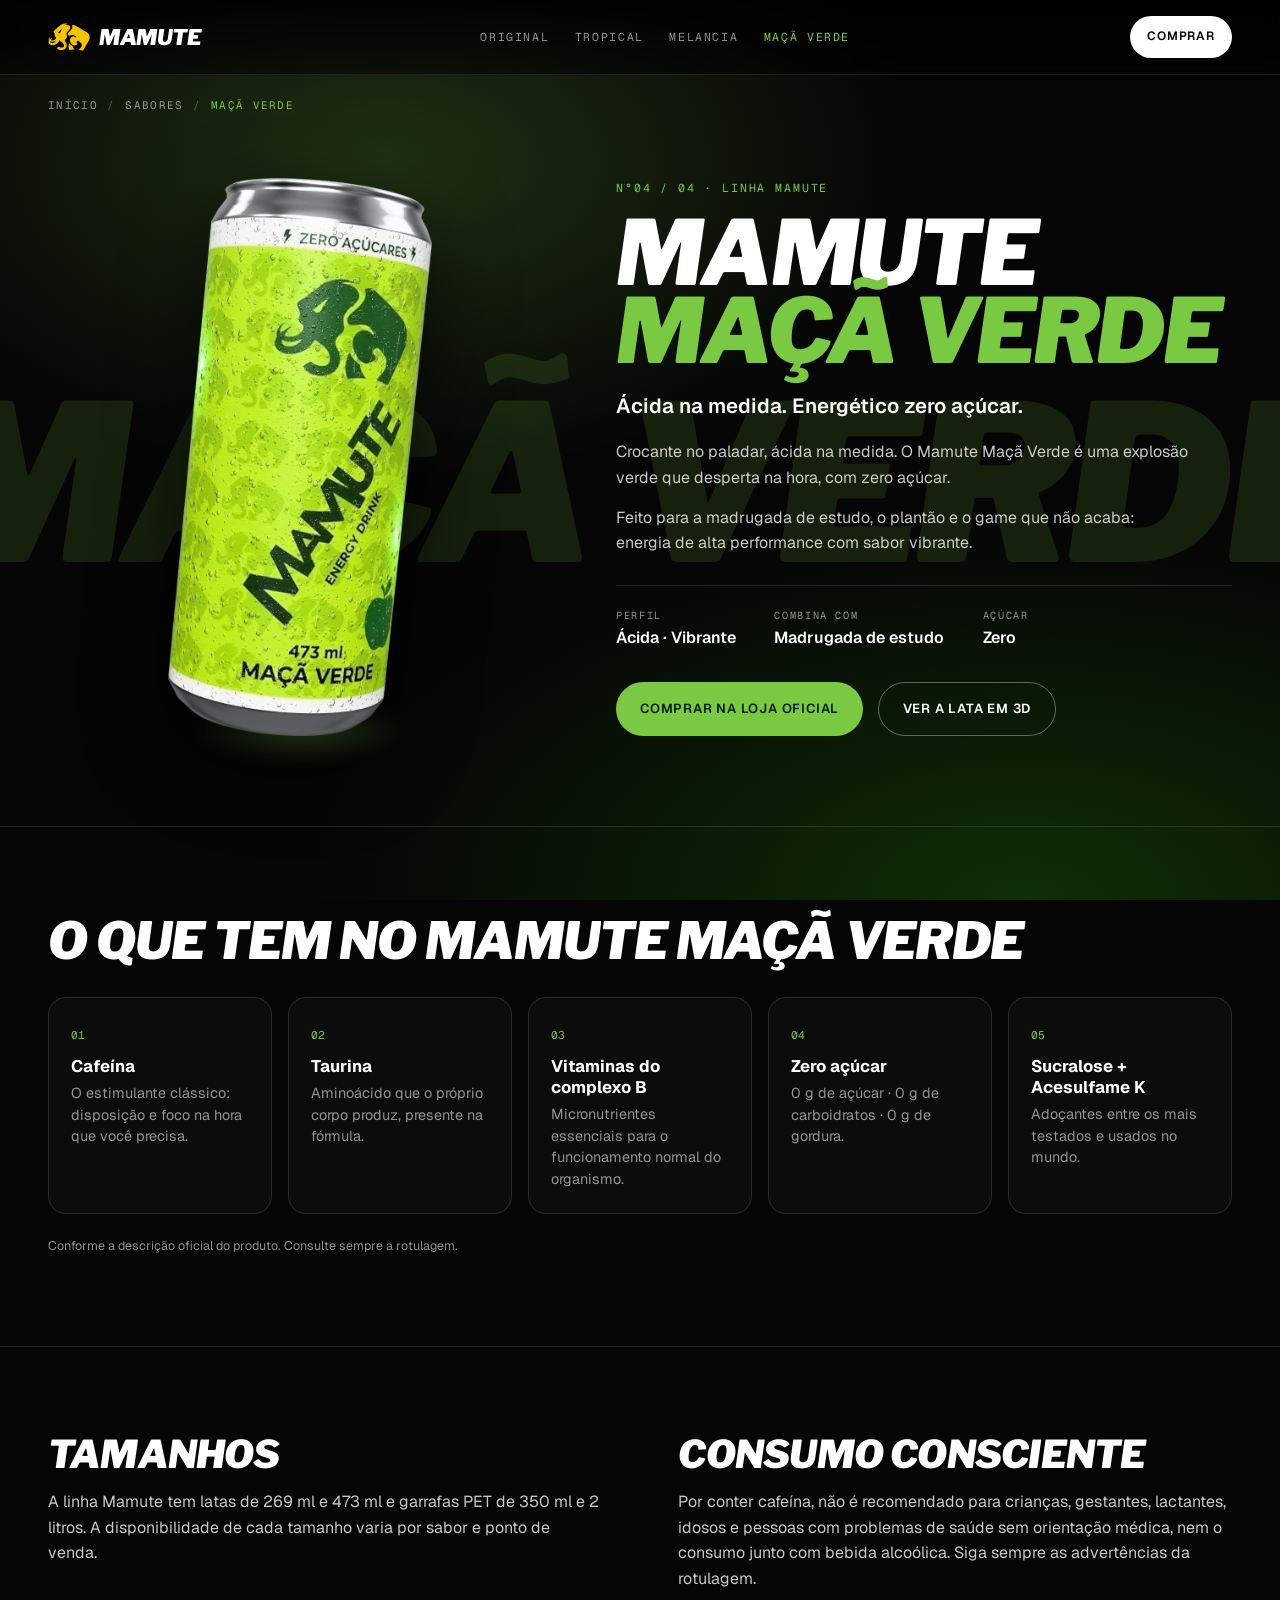
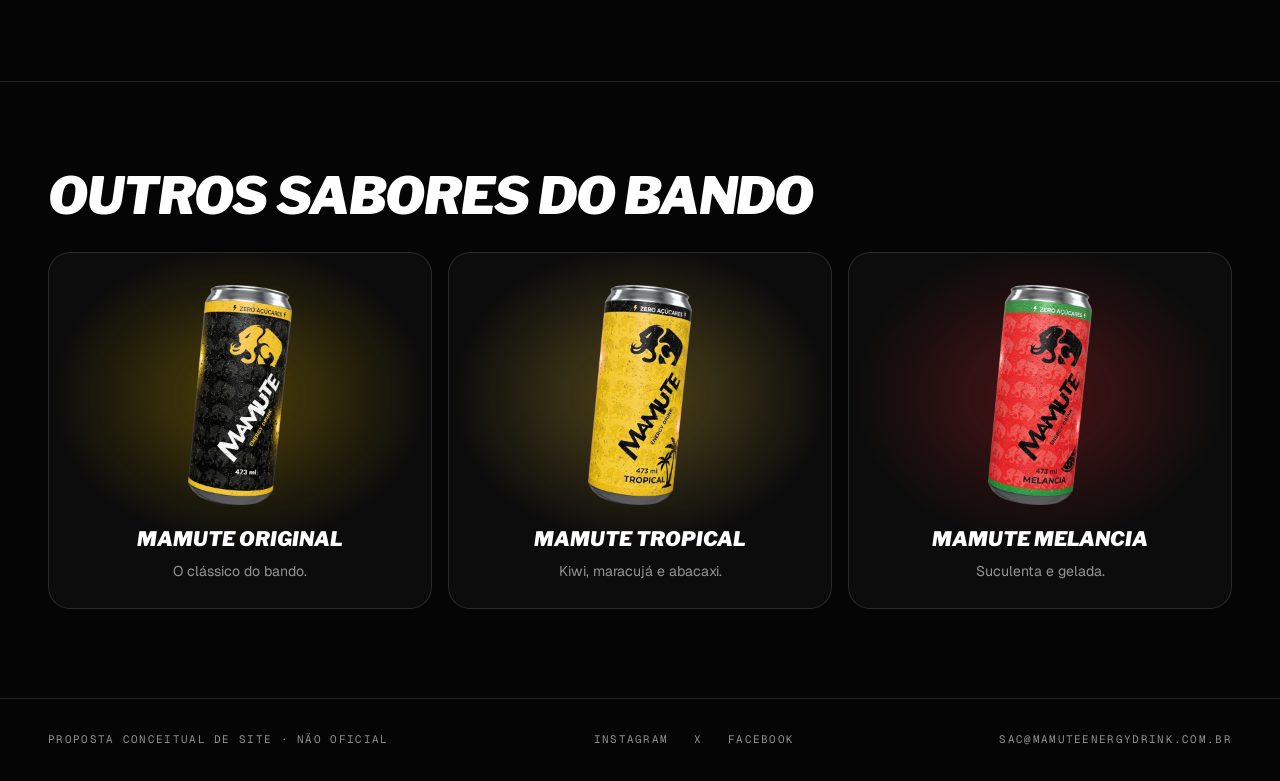
<file: sabores/maca-verde/index.html>
<!DOCTYPE html>
<html lang="pt-BR">
<head>
  <!-- Gerado por tools/make-pages.js — edite lá e rode npm run pages -->
  <meta charset="UTF-8" />
  <meta name="viewport" content="width=device-width, initial-scale=1, viewport-fit=cover" />
  <title>Mamute Maçã Verde | Energético zero açúcar sabor maçã verde</title>
  <meta name="description" content="Mamute Maçã Verde: energético zero açúcar ácido na medida, com cafeína, taurina e vitaminas do complexo B." />
  <meta name="robots" content="noindex, nofollow" />
  <meta name="theme-color" content="#000000" />
  <link rel="canonical" href="https://pcconduru.github.io/mamute-energy-conceito/sabores/maca-verde/" />
  <link rel="icon" type="image/svg+xml" href="../../assets/logo-mamute.svg" />

  <meta property="og:type" content="product" />
  <meta property="og:locale" content="pt_BR" />
  <meta property="og:site_name" content="Mamute Energy Drink" />
  <meta property="og:title" content="Mamute Maçã Verde — Ácida na medida." />
  <meta property="og:description" content="Mamute Maçã Verde: energético zero açúcar ácido na medida, com cafeína, taurina e vitaminas do complexo B." />
  <meta property="og:url" content="https://pcconduru.github.io/mamute-energy-conceito/sabores/maca-verde/" />
  <meta property="og:image" content="https://pcconduru.github.io/mamute-energy-conceito/assets/og-maca-verde.jpg" />
  <meta property="og:image:width" content="1200" />
  <meta property="og:image:height" content="630" />
  <meta property="og:image:alt" content="Lata de Mamute Energy Drink sabor Maçã Verde" />
  <meta name="twitter:card" content="summary_large_image" />
  <meta name="twitter:site" content="@mamuteenergy" />

  <link rel="preconnect" href="https://fonts.googleapis.com" />
  <link rel="preconnect" href="https://fonts.gstatic.com" crossorigin />
  <link rel="preload" as="style" href="https://fonts.googleapis.com/css2?family=Geist:wght@400;500;600&family=Geist+Mono:wght@400;500&family=Libre+Franklin:ital,wght@1,800;1,900&display=swap" onload="this.onload=null;this.rel='stylesheet'" />
  <noscript><link href="https://fonts.googleapis.com/css2?family=Geist:wght@400;500;600&family=Geist+Mono:wght@400;500&family=Libre+Franklin:ital,wght@1,800;1,900&display=swap" rel="stylesheet" /></noscript>
  <link rel="preload" as="image" href="../../assets/render-maca-verde.webp" fetchpriority="high" />
  <link rel="stylesheet" href="../sabor.css" />

  <script type="application/ld+json">
  {
    "@context": "https://schema.org",
    "@graph": [
      {
        "@type": "Product",
        "@id": "https://pcconduru.github.io/mamute-energy-conceito/sabores/maca-verde/#produto",
        "name": "Mamute Energy Drink Maçã Verde",
        "description": "Mamute Maçã Verde: energético zero açúcar ácido na medida, com cafeína, taurina e vitaminas do complexo B.",
        "image": [
          "https://pcconduru.github.io/mamute-energy-conceito/assets/render-maca-verde.webp",
          "https://pcconduru.github.io/mamute-energy-conceito/assets/og-maca-verde.jpg"
        ],
        "brand": {
          "@type": "Brand",
          "name": "Mamute Energy Drink"
        },
        "category": "Bebidas > Energéticos",
        "url": "https://pcconduru.github.io/mamute-energy-conceito/sabores/maca-verde/",
        "additionalProperty": [
          {
            "@type": "PropertyValue",
            "name": "Açúcar",
            "value": "0 g"
          },
          {
            "@type": "PropertyValue",
            "name": "Ingredientes-chave",
            "value": "Cafeína, taurina, vitaminas do complexo B"
          }
        ]
      },
      {
        "@type": "BreadcrumbList",
        "itemListElement": [
          {
            "@type": "ListItem",
            "position": 1,
            "name": "Início",
            "item": "https://pcconduru.github.io/mamute-energy-conceito/"
          },
          {
            "@type": "ListItem",
            "position": 2,
            "name": "Sabores",
            "item": "https://pcconduru.github.io/mamute-energy-conceito/#sabores"
          },
          {
            "@type": "ListItem",
            "position": 3,
            "name": "Maçã Verde",
            "item": "https://pcconduru.github.io/mamute-energy-conceito/sabores/maca-verde/"
          }
        ]
      }
    ]
  }
  </script>
</head>

<body style="--accent: #7AC943; --deep: #0F2E06; --accent-ink: #0B1F02">
  <a class="skip-link" href="#conteudo">Pular para o conteúdo</a>

  <header class="top">
    <a class="top__logo" href="../../" aria-label="Mamute Energy Drink — início">
      <img src="../../assets/logo-mamute.svg" alt="" width="46" height="31" />
      <span>Mamute</span>
    </a>
    <nav class="top__nav" aria-label="Sabores">
      <a href="../original/">Original</a>
      <a href="../tropical/">Tropical</a>
      <a href="../melancia/">Melancia</a>
      <a href="../maca-verde/" aria-current="page">Maçã Verde</a>
    </nav>
    <a class="btn btn--light" href="https://loja.mamuteenergydrink.com.br" target="_blank" rel="noopener">Comprar</a>
  </header>

  <main id="conteudo">
    <nav class="crumbs" aria-label="Você está em">
      <ol>
        <li><a href="../../">Início</a></li>
        <li><a href="../../#sabores">Sabores</a></li>
        <li aria-current="page">Maçã Verde</li>
      </ol>
    </nav>

    <section class="hero">
      <span class="hero__giant" aria-hidden="true">Maçã Verde</span>
      <div class="hero__can">
        <img src="../../assets/render-maca-verde.webp" alt="Lata de Mamute Energy Drink sabor Maçã Verde, 473 ml" width="415" height="879" fetchpriority="high" />
      </div>
      <div class="hero__copy">
        <p class="kicker">N°04 / 04 · Linha Mamute</p>
        <h1>Mamute <em>Maçã Verde</em></h1>
        <p class="lead">Ácida na medida. Energético zero açúcar.</p>
        <p>Crocante no paladar, ácida na medida. O Mamute Maçã Verde é uma explosão verde que desperta na hora, com zero açúcar.</p>
        <p>Feito para a madrugada de estudo, o plantão e o game que não acaba: energia de alta performance com sabor vibrante.</p>
        <dl class="specs">
          <div><dt>Perfil</dt><dd>Ácida · Vibrante</dd></div>
          <div><dt>Combina com</dt><dd>Madrugada de estudo</dd></div>
          <div><dt>Açúcar</dt><dd>Zero</dd></div>
        </dl>
        <div class="actions">
          <a class="btn btn--accent" href="https://loja.mamuteenergydrink.com.br" target="_blank" rel="noopener">Comprar na loja oficial</a>
          <a class="btn btn--ghost" href="../../#sabores">Ver a lata em 3D</a>
        </div>
      </div>
    </section>

    <section class="block" aria-labelledby="dentro">
      <h2 id="dentro">O que tem no Mamute Maçã Verde</h2>
      <ul class="facts">
        <li><span>01</span><strong>Cafeína</strong><p>O estimulante clássico: disposição e foco na hora que você precisa.</p></li>
        <li><span>02</span><strong>Taurina</strong><p>Aminoácido que o próprio corpo produz, presente na fórmula.</p></li>
        <li><span>03</span><strong>Vitaminas do complexo B</strong><p>Micronutrientes essenciais para o funcionamento normal do organismo.</p></li>
        <li><span>04</span><strong>Zero açúcar</strong><p>0 g de açúcar · 0 g de carboidratos · 0 g de gordura.</p></li>
        <li><span>05</span><strong>Sucralose + Acesulfame K</strong><p>Adoçantes entre os mais testados e usados no mundo.</p></li>
      </ul>
      <p class="note">Conforme a descrição oficial do produto. Consulte sempre a rotulagem.</p>
    </section>

    <section class="block block--split" aria-labelledby="tamanhos">
      <div>
        <h2 id="tamanhos">Tamanhos</h2>
        <p>A linha Mamute tem latas de 269 ml e 473 ml e garrafas PET de 350 ml e 2 litros. A disponibilidade de cada tamanho varia por sabor e ponto de venda.</p>
      </div>
      <div>
        <h2 id="cuidados">Consumo consciente</h2>
        <p>Por conter cafeína, não é recomendado para crianças, gestantes, lactantes, idosos e pessoas com problemas de saúde sem orientação médica, nem o consumo junto com bebida alcoólica. Siga sempre as advertências da rotulagem.</p>
      </div>
    </section>

    <section class="block" aria-labelledby="outros">
      <h2 id="outros">Outros sabores do bando</h2>
      <ul class="others">
        <li style="--c: #F5C400">
          <a href="../original/">
            <img src="../../assets/render-original.webp" alt="" width="415" height="879" loading="lazy" />
            <strong>Mamute Original</strong>
            <span>O clássico do bando.</span>
          </a>
        </li>
        <li style="--c: #FFD23F">
          <a href="../tropical/">
            <img src="../../assets/render-tropical.webp" alt="" width="415" height="879" loading="lazy" />
            <strong>Mamute Tropical</strong>
            <span>Kiwi, maracujá e abacaxi.</span>
          </a>
        </li>
        <li style="--c: #E3262B">
          <a href="../melancia/">
            <img src="../../assets/render-melancia.webp" alt="" width="415" height="879" loading="lazy" />
            <strong>Mamute Melancia</strong>
            <span>Suculenta e gelada.</span>
          </a>
        </li>
      </ul>
    </section>
  </main>

  <footer class="foot">
    <span>Proposta conceitual de site · não oficial</span>
    <nav aria-label="Redes sociais">
      <a href="https://www.instagram.com/mamuteenergydrink/" target="_blank" rel="noopener">Instagram</a>
      <a href="https://x.com/mamuteenergy" target="_blank" rel="noopener">X</a>
      <a href="https://www.facebook.com/energeticomamute/" target="_blank" rel="noopener">Facebook</a>
    </nav>
    <a href="mailto:sac@mamuteenergydrink.com.br">sac@mamuteenergydrink.com.br</a>
  </footer>
</body>
</html>
</file>
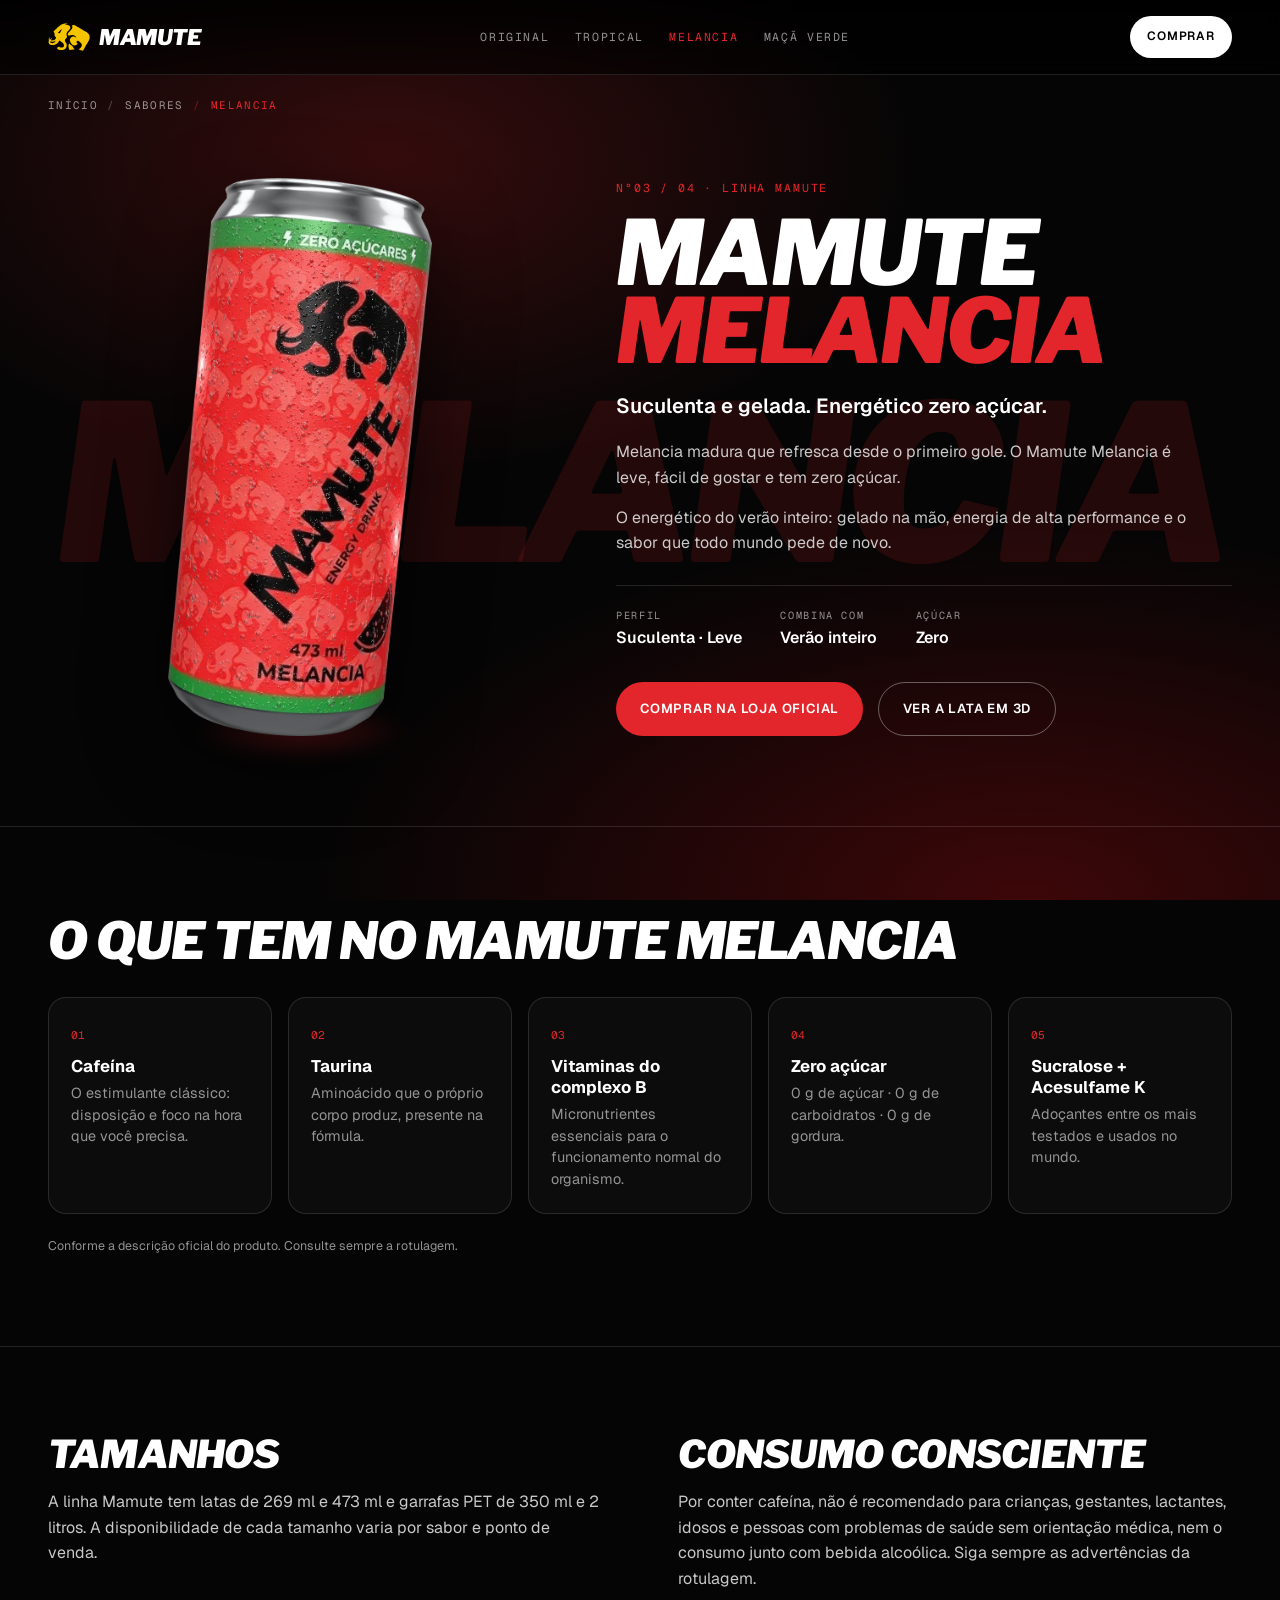
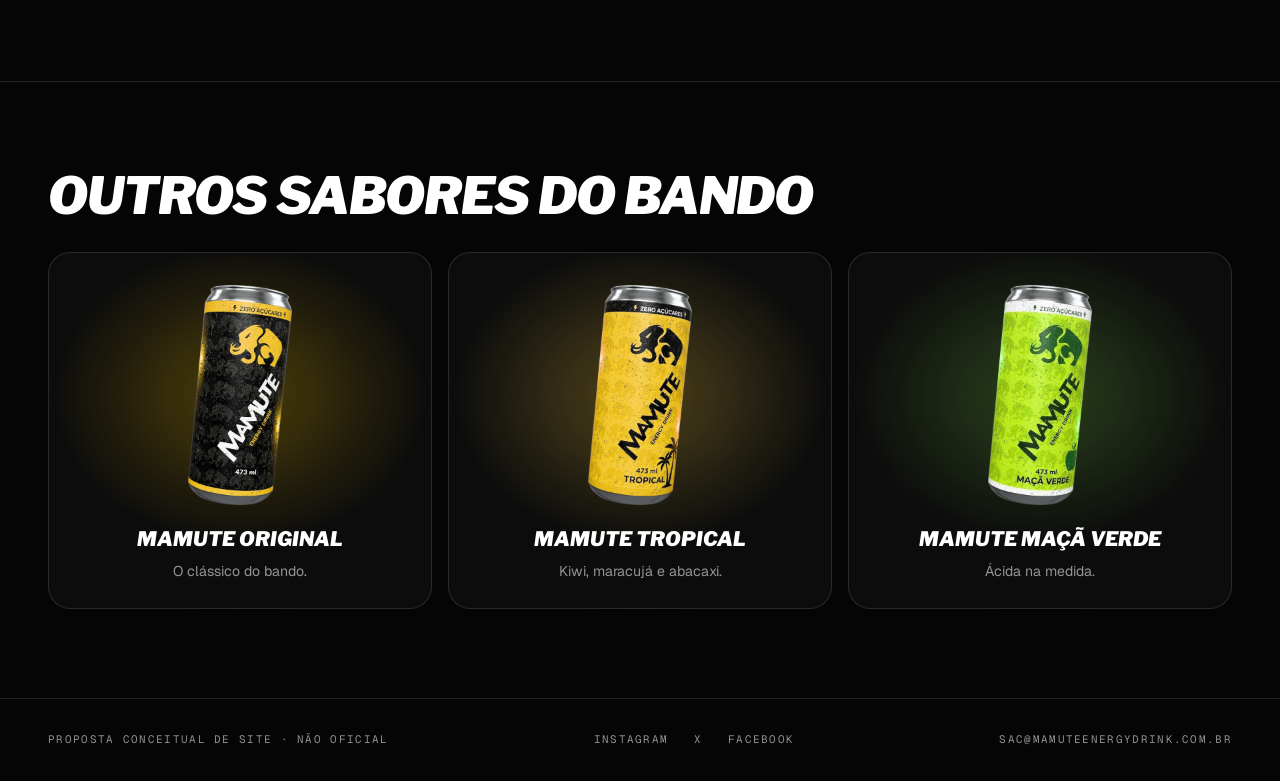
<file: sabores/melancia/index.html>
<!DOCTYPE html>
<html lang="pt-BR">
<head>
  <!-- Gerado por tools/make-pages.js — edite lá e rode npm run pages -->
  <meta charset="UTF-8" />
  <meta name="viewport" content="width=device-width, initial-scale=1, viewport-fit=cover" />
  <title>Mamute Melancia | Energético zero açúcar sabor melancia</title>
  <meta name="description" content="Mamute Melancia: energético zero açúcar sabor melancia, suculento e gelado, com cafeína, taurina e vitaminas do complexo B." />
  <meta name="robots" content="noindex, nofollow" />
  <meta name="theme-color" content="#000000" />
  <link rel="canonical" href="https://pcconduru.github.io/mamute-energy-conceito/sabores/melancia/" />
  <link rel="icon" type="image/svg+xml" href="../../assets/logo-mamute.svg" />

  <meta property="og:type" content="product" />
  <meta property="og:locale" content="pt_BR" />
  <meta property="og:site_name" content="Mamute Energy Drink" />
  <meta property="og:title" content="Mamute Melancia — Suculenta e gelada." />
  <meta property="og:description" content="Mamute Melancia: energético zero açúcar sabor melancia, suculento e gelado, com cafeína, taurina e vitaminas do complexo B." />
  <meta property="og:url" content="https://pcconduru.github.io/mamute-energy-conceito/sabores/melancia/" />
  <meta property="og:image" content="https://pcconduru.github.io/mamute-energy-conceito/assets/og-melancia.jpg" />
  <meta property="og:image:width" content="1200" />
  <meta property="og:image:height" content="630" />
  <meta property="og:image:alt" content="Lata de Mamute Energy Drink sabor Melancia" />
  <meta name="twitter:card" content="summary_large_image" />
  <meta name="twitter:site" content="@mamuteenergy" />

  <link rel="preconnect" href="https://fonts.googleapis.com" />
  <link rel="preconnect" href="https://fonts.gstatic.com" crossorigin />
  <link rel="preload" as="style" href="https://fonts.googleapis.com/css2?family=Geist:wght@400;500;600&family=Geist+Mono:wght@400;500&family=Libre+Franklin:ital,wght@1,800;1,900&display=swap" onload="this.onload=null;this.rel='stylesheet'" />
  <noscript><link href="https://fonts.googleapis.com/css2?family=Geist:wght@400;500;600&family=Geist+Mono:wght@400;500&family=Libre+Franklin:ital,wght@1,800;1,900&display=swap" rel="stylesheet" /></noscript>
  <link rel="preload" as="image" href="../../assets/render-melancia.webp" fetchpriority="high" />
  <link rel="stylesheet" href="../sabor.css" />

  <script type="application/ld+json">
  {
    "@context": "https://schema.org",
    "@graph": [
      {
        "@type": "Product",
        "@id": "https://pcconduru.github.io/mamute-energy-conceito/sabores/melancia/#produto",
        "name": "Mamute Energy Drink Melancia",
        "description": "Mamute Melancia: energético zero açúcar sabor melancia, suculento e gelado, com cafeína, taurina e vitaminas do complexo B.",
        "image": [
          "https://pcconduru.github.io/mamute-energy-conceito/assets/render-melancia.webp",
          "https://pcconduru.github.io/mamute-energy-conceito/assets/og-melancia.jpg"
        ],
        "brand": {
          "@type": "Brand",
          "name": "Mamute Energy Drink"
        },
        "category": "Bebidas > Energéticos",
        "url": "https://pcconduru.github.io/mamute-energy-conceito/sabores/melancia/",
        "additionalProperty": [
          {
            "@type": "PropertyValue",
            "name": "Açúcar",
            "value": "0 g"
          },
          {
            "@type": "PropertyValue",
            "name": "Ingredientes-chave",
            "value": "Cafeína, taurina, vitaminas do complexo B"
          }
        ]
      },
      {
        "@type": "BreadcrumbList",
        "itemListElement": [
          {
            "@type": "ListItem",
            "position": 1,
            "name": "Início",
            "item": "https://pcconduru.github.io/mamute-energy-conceito/"
          },
          {
            "@type": "ListItem",
            "position": 2,
            "name": "Sabores",
            "item": "https://pcconduru.github.io/mamute-energy-conceito/#sabores"
          },
          {
            "@type": "ListItem",
            "position": 3,
            "name": "Melancia",
            "item": "https://pcconduru.github.io/mamute-energy-conceito/sabores/melancia/"
          }
        ]
      }
    ]
  }
  </script>
</head>

<body style="--accent: #E3262B; --deep: #3D0709; --accent-ink: #FFFFFF">
  <a class="skip-link" href="#conteudo">Pular para o conteúdo</a>

  <header class="top">
    <a class="top__logo" href="../../" aria-label="Mamute Energy Drink — início">
      <img src="../../assets/logo-mamute.svg" alt="" width="46" height="31" />
      <span>Mamute</span>
    </a>
    <nav class="top__nav" aria-label="Sabores">
      <a href="../original/">Original</a>
      <a href="../tropical/">Tropical</a>
      <a href="../melancia/" aria-current="page">Melancia</a>
      <a href="../maca-verde/">Maçã Verde</a>
    </nav>
    <a class="btn btn--light" href="https://loja.mamuteenergydrink.com.br" target="_blank" rel="noopener">Comprar</a>
  </header>

  <main id="conteudo">
    <nav class="crumbs" aria-label="Você está em">
      <ol>
        <li><a href="../../">Início</a></li>
        <li><a href="../../#sabores">Sabores</a></li>
        <li aria-current="page">Melancia</li>
      </ol>
    </nav>

    <section class="hero">
      <span class="hero__giant" aria-hidden="true">Melancia</span>
      <div class="hero__can">
        <img src="../../assets/render-melancia.webp" alt="Lata de Mamute Energy Drink sabor Melancia, 473 ml" width="415" height="879" fetchpriority="high" />
      </div>
      <div class="hero__copy">
        <p class="kicker">N°03 / 04 · Linha Mamute</p>
        <h1>Mamute <em>Melancia</em></h1>
        <p class="lead">Suculenta e gelada. Energético zero açúcar.</p>
        <p>Melancia madura que refresca desde o primeiro gole. O Mamute Melancia é leve, fácil de gostar e tem zero açúcar.</p>
        <p>O energético do verão inteiro: gelado na mão, energia de alta performance e o sabor que todo mundo pede de novo.</p>
        <dl class="specs">
          <div><dt>Perfil</dt><dd>Suculenta · Leve</dd></div>
          <div><dt>Combina com</dt><dd>Verão inteiro</dd></div>
          <div><dt>Açúcar</dt><dd>Zero</dd></div>
        </dl>
        <div class="actions">
          <a class="btn btn--accent" href="https://loja.mamuteenergydrink.com.br" target="_blank" rel="noopener">Comprar na loja oficial</a>
          <a class="btn btn--ghost" href="../../#sabores">Ver a lata em 3D</a>
        </div>
      </div>
    </section>

    <section class="block" aria-labelledby="dentro">
      <h2 id="dentro">O que tem no Mamute Melancia</h2>
      <ul class="facts">
        <li><span>01</span><strong>Cafeína</strong><p>O estimulante clássico: disposição e foco na hora que você precisa.</p></li>
        <li><span>02</span><strong>Taurina</strong><p>Aminoácido que o próprio corpo produz, presente na fórmula.</p></li>
        <li><span>03</span><strong>Vitaminas do complexo B</strong><p>Micronutrientes essenciais para o funcionamento normal do organismo.</p></li>
        <li><span>04</span><strong>Zero açúcar</strong><p>0 g de açúcar · 0 g de carboidratos · 0 g de gordura.</p></li>
        <li><span>05</span><strong>Sucralose + Acesulfame K</strong><p>Adoçantes entre os mais testados e usados no mundo.</p></li>
      </ul>
      <p class="note">Conforme a descrição oficial do produto. Consulte sempre a rotulagem.</p>
    </section>

    <section class="block block--split" aria-labelledby="tamanhos">
      <div>
        <h2 id="tamanhos">Tamanhos</h2>
        <p>A linha Mamute tem latas de 269 ml e 473 ml e garrafas PET de 350 ml e 2 litros. A disponibilidade de cada tamanho varia por sabor e ponto de venda.</p>
      </div>
      <div>
        <h2 id="cuidados">Consumo consciente</h2>
        <p>Por conter cafeína, não é recomendado para crianças, gestantes, lactantes, idosos e pessoas com problemas de saúde sem orientação médica, nem o consumo junto com bebida alcoólica. Siga sempre as advertências da rotulagem.</p>
      </div>
    </section>

    <section class="block" aria-labelledby="outros">
      <h2 id="outros">Outros sabores do bando</h2>
      <ul class="others">
        <li style="--c: #F5C400">
          <a href="../original/">
            <img src="../../assets/render-original.webp" alt="" width="415" height="879" loading="lazy" />
            <strong>Mamute Original</strong>
            <span>O clássico do bando.</span>
          </a>
        </li>
        <li style="--c: #FFD23F">
          <a href="../tropical/">
            <img src="../../assets/render-tropical.webp" alt="" width="415" height="879" loading="lazy" />
            <strong>Mamute Tropical</strong>
            <span>Kiwi, maracujá e abacaxi.</span>
          </a>
        </li>
        <li style="--c: #7AC943">
          <a href="../maca-verde/">
            <img src="../../assets/render-maca-verde.webp" alt="" width="415" height="879" loading="lazy" />
            <strong>Mamute Maçã Verde</strong>
            <span>Ácida na medida.</span>
          </a>
        </li>
      </ul>
    </section>
  </main>

  <footer class="foot">
    <span>Proposta conceitual de site · não oficial</span>
    <nav aria-label="Redes sociais">
      <a href="https://www.instagram.com/mamuteenergydrink/" target="_blank" rel="noopener">Instagram</a>
      <a href="https://x.com/mamuteenergy" target="_blank" rel="noopener">X</a>
      <a href="https://www.facebook.com/energeticomamute/" target="_blank" rel="noopener">Facebook</a>
    </nav>
    <a href="mailto:sac@mamuteenergydrink.com.br">sac@mamuteenergydrink.com.br</a>
  </footer>
</body>
</html>
</file>
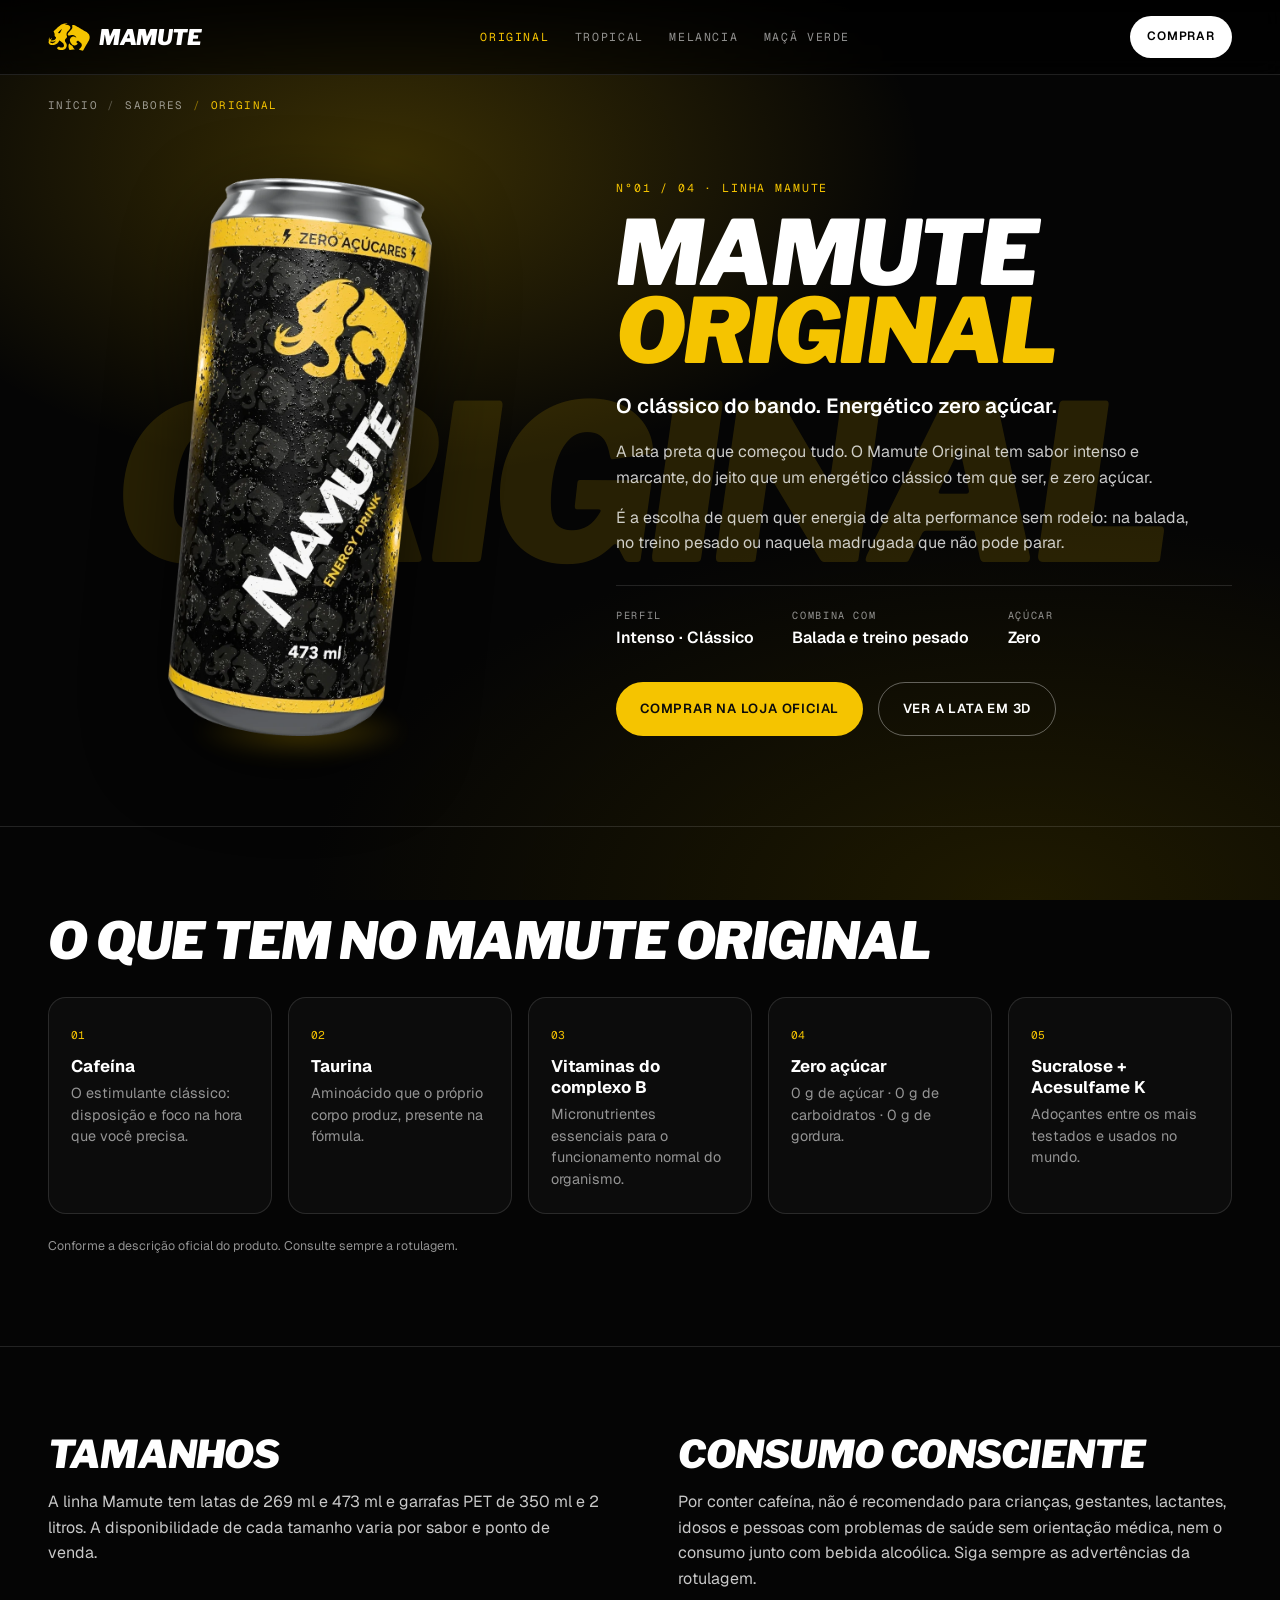
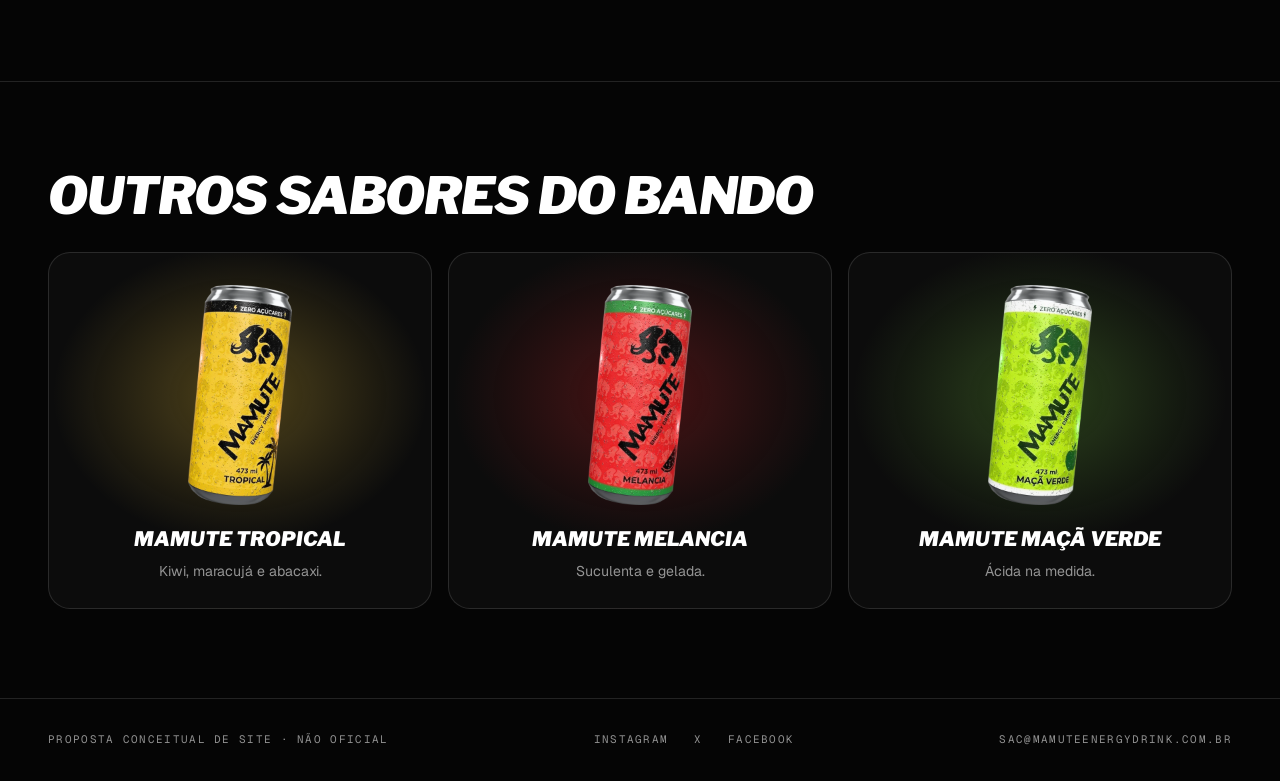
<file: sabores/original/index.html>
<!DOCTYPE html>
<html lang="pt-BR">
<head>
  <!-- Gerado por tools/make-pages.js — edite lá e rode npm run pages -->
  <meta charset="UTF-8" />
  <meta name="viewport" content="width=device-width, initial-scale=1, viewport-fit=cover" />
  <title>Mamute Original | Energético zero açúcar da lata preta</title>
  <meta name="description" content="Mamute Original: o clássico do bando. Energético zero açúcar com cafeína, taurina e vitaminas do complexo B, sabor intenso e marcante." />
  <meta name="robots" content="noindex, nofollow" />
  <meta name="theme-color" content="#000000" />
  <link rel="canonical" href="https://pcconduru.github.io/mamute-energy-conceito/sabores/original/" />
  <link rel="icon" type="image/svg+xml" href="../../assets/logo-mamute.svg" />

  <meta property="og:type" content="product" />
  <meta property="og:locale" content="pt_BR" />
  <meta property="og:site_name" content="Mamute Energy Drink" />
  <meta property="og:title" content="Mamute Original — O clássico do bando." />
  <meta property="og:description" content="Mamute Original: o clássico do bando. Energético zero açúcar com cafeína, taurina e vitaminas do complexo B, sabor intenso e marcante." />
  <meta property="og:url" content="https://pcconduru.github.io/mamute-energy-conceito/sabores/original/" />
  <meta property="og:image" content="https://pcconduru.github.io/mamute-energy-conceito/assets/og-original.jpg" />
  <meta property="og:image:width" content="1200" />
  <meta property="og:image:height" content="630" />
  <meta property="og:image:alt" content="Lata de Mamute Energy Drink sabor Original" />
  <meta name="twitter:card" content="summary_large_image" />
  <meta name="twitter:site" content="@mamuteenergy" />

  <link rel="preconnect" href="https://fonts.googleapis.com" />
  <link rel="preconnect" href="https://fonts.gstatic.com" crossorigin />
  <link rel="preload" as="style" href="https://fonts.googleapis.com/css2?family=Geist:wght@400;500;600&family=Geist+Mono:wght@400;500&family=Libre+Franklin:ital,wght@1,800;1,900&display=swap" onload="this.onload=null;this.rel='stylesheet'" />
  <noscript><link href="https://fonts.googleapis.com/css2?family=Geist:wght@400;500;600&family=Geist+Mono:wght@400;500&family=Libre+Franklin:ital,wght@1,800;1,900&display=swap" rel="stylesheet" /></noscript>
  <link rel="preload" as="image" href="../../assets/render-original.webp" fetchpriority="high" />
  <link rel="stylesheet" href="../sabor.css" />

  <script type="application/ld+json">
  {
    "@context": "https://schema.org",
    "@graph": [
      {
        "@type": "Product",
        "@id": "https://pcconduru.github.io/mamute-energy-conceito/sabores/original/#produto",
        "name": "Mamute Energy Drink Original",
        "description": "Mamute Original: o clássico do bando. Energético zero açúcar com cafeína, taurina e vitaminas do complexo B, sabor intenso e marcante.",
        "image": [
          "https://pcconduru.github.io/mamute-energy-conceito/assets/render-original.webp",
          "https://pcconduru.github.io/mamute-energy-conceito/assets/og-original.jpg"
        ],
        "brand": {
          "@type": "Brand",
          "name": "Mamute Energy Drink"
        },
        "category": "Bebidas > Energéticos",
        "url": "https://pcconduru.github.io/mamute-energy-conceito/sabores/original/",
        "additionalProperty": [
          {
            "@type": "PropertyValue",
            "name": "Açúcar",
            "value": "0 g"
          },
          {
            "@type": "PropertyValue",
            "name": "Ingredientes-chave",
            "value": "Cafeína, taurina, vitaminas do complexo B"
          }
        ]
      },
      {
        "@type": "BreadcrumbList",
        "itemListElement": [
          {
            "@type": "ListItem",
            "position": 1,
            "name": "Início",
            "item": "https://pcconduru.github.io/mamute-energy-conceito/"
          },
          {
            "@type": "ListItem",
            "position": 2,
            "name": "Sabores",
            "item": "https://pcconduru.github.io/mamute-energy-conceito/#sabores"
          },
          {
            "@type": "ListItem",
            "position": 3,
            "name": "Original",
            "item": "https://pcconduru.github.io/mamute-energy-conceito/sabores/original/"
          }
        ]
      }
    ]
  }
  </script>
</head>

<body style="--accent: #F5C400; --deep: #1F1A00; --accent-ink: #0B0B0B">
  <a class="skip-link" href="#conteudo">Pular para o conteúdo</a>

  <header class="top">
    <a class="top__logo" href="../../" aria-label="Mamute Energy Drink — início">
      <img src="../../assets/logo-mamute.svg" alt="" width="46" height="31" />
      <span>Mamute</span>
    </a>
    <nav class="top__nav" aria-label="Sabores">
      <a href="../original/" aria-current="page">Original</a>
      <a href="../tropical/">Tropical</a>
      <a href="../melancia/">Melancia</a>
      <a href="../maca-verde/">Maçã Verde</a>
    </nav>
    <a class="btn btn--light" href="https://loja.mamuteenergydrink.com.br" target="_blank" rel="noopener">Comprar</a>
  </header>

  <main id="conteudo">
    <nav class="crumbs" aria-label="Você está em">
      <ol>
        <li><a href="../../">Início</a></li>
        <li><a href="../../#sabores">Sabores</a></li>
        <li aria-current="page">Original</li>
      </ol>
    </nav>

    <section class="hero">
      <span class="hero__giant" aria-hidden="true">Original</span>
      <div class="hero__can">
        <img src="../../assets/render-original.webp" alt="Lata de Mamute Energy Drink sabor Original, 473 ml" width="415" height="879" fetchpriority="high" />
      </div>
      <div class="hero__copy">
        <p class="kicker">N°01 / 04 · Linha Mamute</p>
        <h1>Mamute <em>Original</em></h1>
        <p class="lead">O clássico do bando. Energético zero açúcar.</p>
        <p>A lata preta que começou tudo. O Mamute Original tem sabor intenso e marcante, do jeito que um energético clássico tem que ser, e zero açúcar.</p>
        <p>É a escolha de quem quer energia de alta performance sem rodeio: na balada, no treino pesado ou naquela madrugada que não pode parar.</p>
        <dl class="specs">
          <div><dt>Perfil</dt><dd>Intenso · Clássico</dd></div>
          <div><dt>Combina com</dt><dd>Balada e treino pesado</dd></div>
          <div><dt>Açúcar</dt><dd>Zero</dd></div>
        </dl>
        <div class="actions">
          <a class="btn btn--accent" href="https://loja.mamuteenergydrink.com.br" target="_blank" rel="noopener">Comprar na loja oficial</a>
          <a class="btn btn--ghost" href="../../#sabores">Ver a lata em 3D</a>
        </div>
      </div>
    </section>

    <section class="block" aria-labelledby="dentro">
      <h2 id="dentro">O que tem no Mamute Original</h2>
      <ul class="facts">
        <li><span>01</span><strong>Cafeína</strong><p>O estimulante clássico: disposição e foco na hora que você precisa.</p></li>
        <li><span>02</span><strong>Taurina</strong><p>Aminoácido que o próprio corpo produz, presente na fórmula.</p></li>
        <li><span>03</span><strong>Vitaminas do complexo B</strong><p>Micronutrientes essenciais para o funcionamento normal do organismo.</p></li>
        <li><span>04</span><strong>Zero açúcar</strong><p>0 g de açúcar · 0 g de carboidratos · 0 g de gordura.</p></li>
        <li><span>05</span><strong>Sucralose + Acesulfame K</strong><p>Adoçantes entre os mais testados e usados no mundo.</p></li>
      </ul>
      <p class="note">Conforme a descrição oficial do produto. Consulte sempre a rotulagem.</p>
    </section>

    <section class="block block--split" aria-labelledby="tamanhos">
      <div>
        <h2 id="tamanhos">Tamanhos</h2>
        <p>A linha Mamute tem latas de 269 ml e 473 ml e garrafas PET de 350 ml e 2 litros. A disponibilidade de cada tamanho varia por sabor e ponto de venda.</p>
      </div>
      <div>
        <h2 id="cuidados">Consumo consciente</h2>
        <p>Por conter cafeína, não é recomendado para crianças, gestantes, lactantes, idosos e pessoas com problemas de saúde sem orientação médica, nem o consumo junto com bebida alcoólica. Siga sempre as advertências da rotulagem.</p>
      </div>
    </section>

    <section class="block" aria-labelledby="outros">
      <h2 id="outros">Outros sabores do bando</h2>
      <ul class="others">
        <li style="--c: #FFD23F">
          <a href="../tropical/">
            <img src="../../assets/render-tropical.webp" alt="" width="415" height="879" loading="lazy" />
            <strong>Mamute Tropical</strong>
            <span>Kiwi, maracujá e abacaxi.</span>
          </a>
        </li>
        <li style="--c: #E3262B">
          <a href="../melancia/">
            <img src="../../assets/render-melancia.webp" alt="" width="415" height="879" loading="lazy" />
            <strong>Mamute Melancia</strong>
            <span>Suculenta e gelada.</span>
          </a>
        </li>
        <li style="--c: #7AC943">
          <a href="../maca-verde/">
            <img src="../../assets/render-maca-verde.webp" alt="" width="415" height="879" loading="lazy" />
            <strong>Mamute Maçã Verde</strong>
            <span>Ácida na medida.</span>
          </a>
        </li>
      </ul>
    </section>
  </main>

  <footer class="foot">
    <span>Proposta conceitual de site · não oficial</span>
    <nav aria-label="Redes sociais">
      <a href="https://www.instagram.com/mamuteenergydrink/" target="_blank" rel="noopener">Instagram</a>
      <a href="https://x.com/mamuteenergy" target="_blank" rel="noopener">X</a>
      <a href="https://www.facebook.com/energeticomamute/" target="_blank" rel="noopener">Facebook</a>
    </nav>
    <a href="mailto:sac@mamuteenergydrink.com.br">sac@mamuteenergydrink.com.br</a>
  </footer>
</body>
</html>
</file>
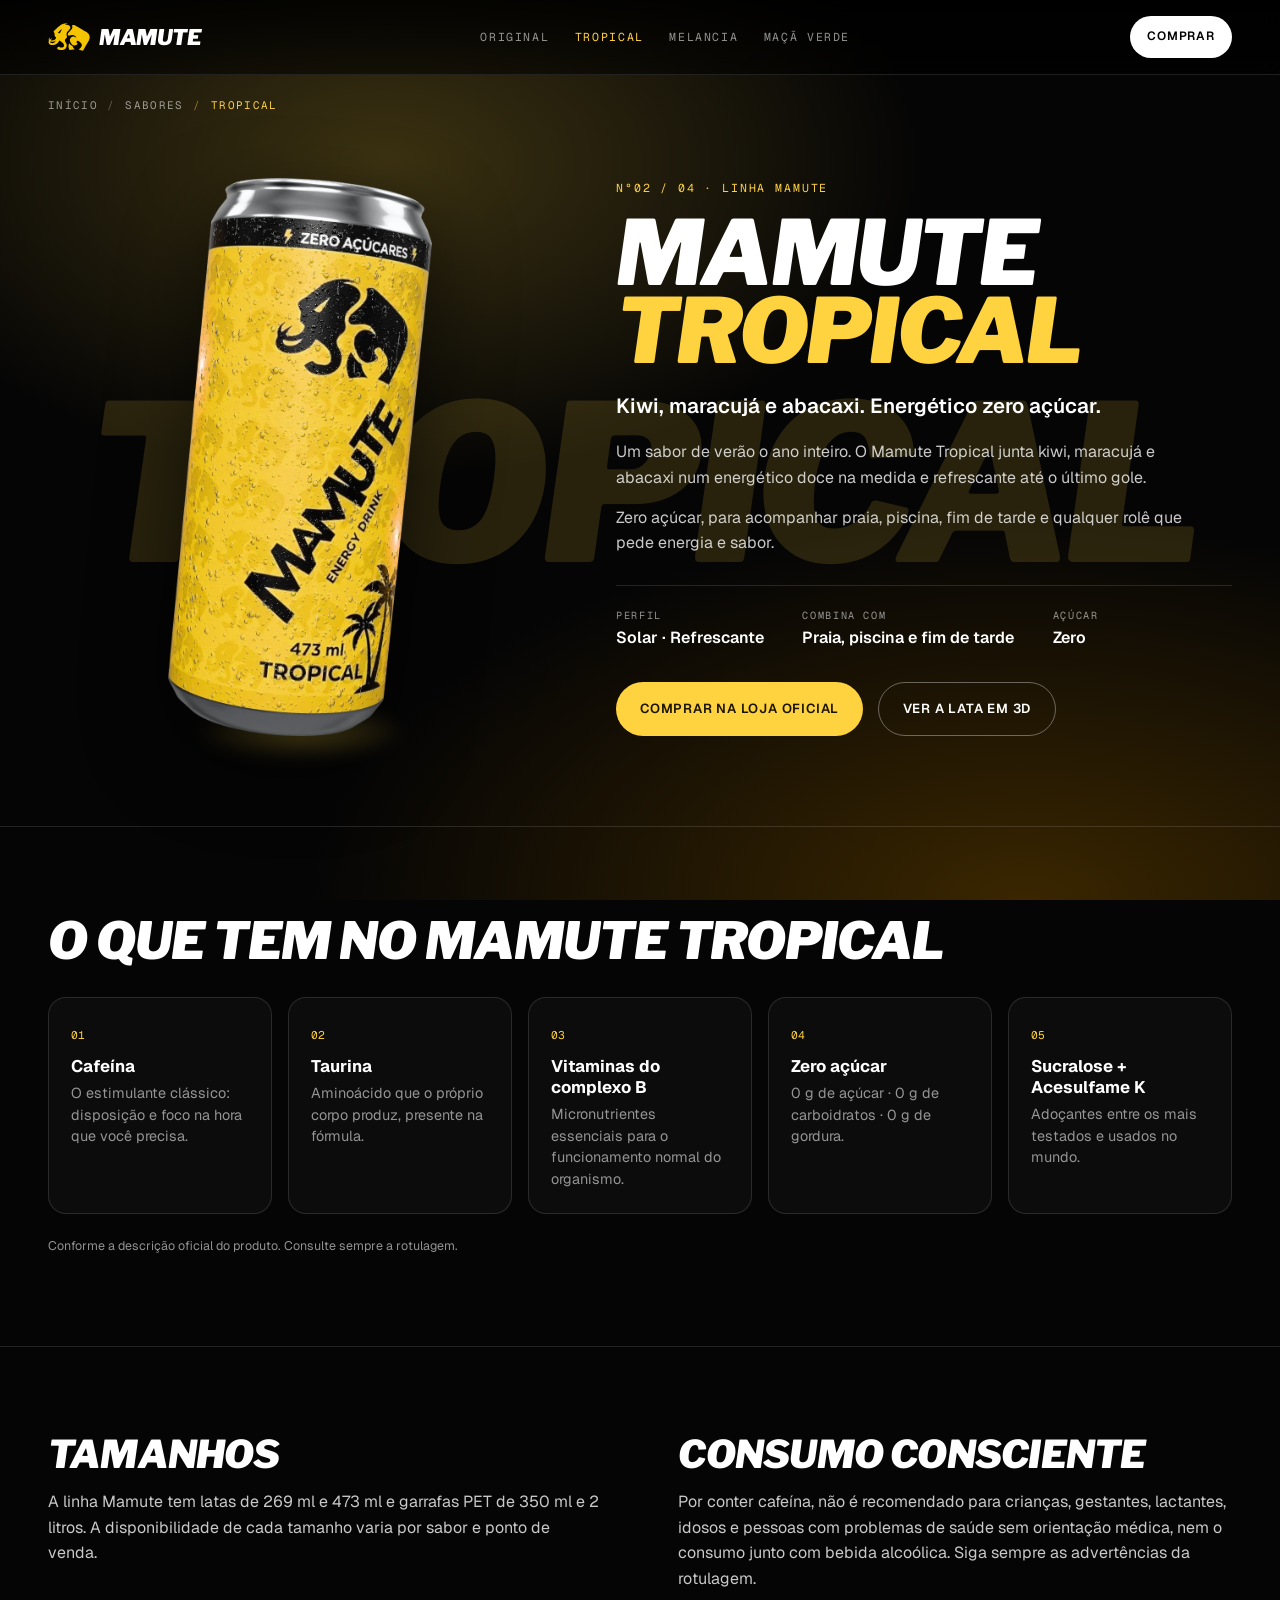
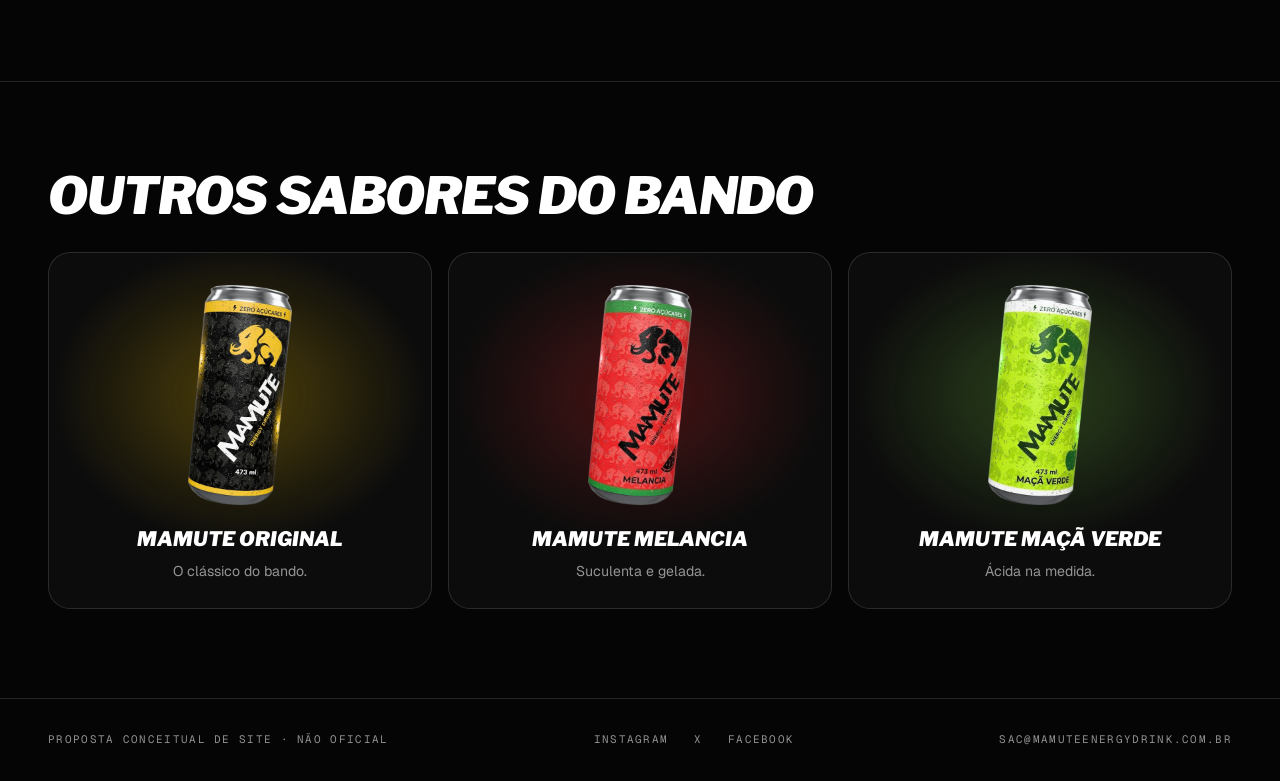
<file: sabores/tropical/index.html>
<!DOCTYPE html>
<html lang="pt-BR">
<head>
  <!-- Gerado por tools/make-pages.js — edite lá e rode npm run pages -->
  <meta charset="UTF-8" />
  <meta name="viewport" content="width=device-width, initial-scale=1, viewport-fit=cover" />
  <title>Mamute Tropical | Energético zero açúcar de kiwi, maracujá e abacaxi</title>
  <meta name="description" content="Mamute Tropical: kiwi, maracujá e abacaxi num energético zero açúcar com cafeína, taurina e vitaminas do complexo B." />
  <meta name="robots" content="noindex, nofollow" />
  <meta name="theme-color" content="#000000" />
  <link rel="canonical" href="https://pcconduru.github.io/mamute-energy-conceito/sabores/tropical/" />
  <link rel="icon" type="image/svg+xml" href="../../assets/logo-mamute.svg" />

  <meta property="og:type" content="product" />
  <meta property="og:locale" content="pt_BR" />
  <meta property="og:site_name" content="Mamute Energy Drink" />
  <meta property="og:title" content="Mamute Tropical — Kiwi, maracujá e abacaxi." />
  <meta property="og:description" content="Mamute Tropical: kiwi, maracujá e abacaxi num energético zero açúcar com cafeína, taurina e vitaminas do complexo B." />
  <meta property="og:url" content="https://pcconduru.github.io/mamute-energy-conceito/sabores/tropical/" />
  <meta property="og:image" content="https://pcconduru.github.io/mamute-energy-conceito/assets/og-tropical.jpg" />
  <meta property="og:image:width" content="1200" />
  <meta property="og:image:height" content="630" />
  <meta property="og:image:alt" content="Lata de Mamute Energy Drink sabor Tropical" />
  <meta name="twitter:card" content="summary_large_image" />
  <meta name="twitter:site" content="@mamuteenergy" />

  <link rel="preconnect" href="https://fonts.googleapis.com" />
  <link rel="preconnect" href="https://fonts.gstatic.com" crossorigin />
  <link rel="preload" as="style" href="https://fonts.googleapis.com/css2?family=Geist:wght@400;500;600&family=Geist+Mono:wght@400;500&family=Libre+Franklin:ital,wght@1,800;1,900&display=swap" onload="this.onload=null;this.rel='stylesheet'" />
  <noscript><link href="https://fonts.googleapis.com/css2?family=Geist:wght@400;500;600&family=Geist+Mono:wght@400;500&family=Libre+Franklin:ital,wght@1,800;1,900&display=swap" rel="stylesheet" /></noscript>
  <link rel="preload" as="image" href="../../assets/render-tropical.webp" fetchpriority="high" />
  <link rel="stylesheet" href="../sabor.css" />

  <script type="application/ld+json">
  {
    "@context": "https://schema.org",
    "@graph": [
      {
        "@type": "Product",
        "@id": "https://pcconduru.github.io/mamute-energy-conceito/sabores/tropical/#produto",
        "name": "Mamute Energy Drink Tropical",
        "description": "Mamute Tropical: kiwi, maracujá e abacaxi num energético zero açúcar com cafeína, taurina e vitaminas do complexo B.",
        "image": [
          "https://pcconduru.github.io/mamute-energy-conceito/assets/render-tropical.webp",
          "https://pcconduru.github.io/mamute-energy-conceito/assets/og-tropical.jpg"
        ],
        "brand": {
          "@type": "Brand",
          "name": "Mamute Energy Drink"
        },
        "category": "Bebidas > Energéticos",
        "url": "https://pcconduru.github.io/mamute-energy-conceito/sabores/tropical/",
        "additionalProperty": [
          {
            "@type": "PropertyValue",
            "name": "Açúcar",
            "value": "0 g"
          },
          {
            "@type": "PropertyValue",
            "name": "Ingredientes-chave",
            "value": "Cafeína, taurina, vitaminas do complexo B"
          }
        ]
      },
      {
        "@type": "BreadcrumbList",
        "itemListElement": [
          {
            "@type": "ListItem",
            "position": 1,
            "name": "Início",
            "item": "https://pcconduru.github.io/mamute-energy-conceito/"
          },
          {
            "@type": "ListItem",
            "position": 2,
            "name": "Sabores",
            "item": "https://pcconduru.github.io/mamute-energy-conceito/#sabores"
          },
          {
            "@type": "ListItem",
            "position": 3,
            "name": "Tropical",
            "item": "https://pcconduru.github.io/mamute-energy-conceito/sabores/tropical/"
          }
        ]
      }
    ]
  }
  </script>
</head>

<body style="--accent: #FFD23F; --deep: #3A2600; --accent-ink: #1A1400">
  <a class="skip-link" href="#conteudo">Pular para o conteúdo</a>

  <header class="top">
    <a class="top__logo" href="../../" aria-label="Mamute Energy Drink — início">
      <img src="../../assets/logo-mamute.svg" alt="" width="46" height="31" />
      <span>Mamute</span>
    </a>
    <nav class="top__nav" aria-label="Sabores">
      <a href="../original/">Original</a>
      <a href="../tropical/" aria-current="page">Tropical</a>
      <a href="../melancia/">Melancia</a>
      <a href="../maca-verde/">Maçã Verde</a>
    </nav>
    <a class="btn btn--light" href="https://loja.mamuteenergydrink.com.br" target="_blank" rel="noopener">Comprar</a>
  </header>

  <main id="conteudo">
    <nav class="crumbs" aria-label="Você está em">
      <ol>
        <li><a href="../../">Início</a></li>
        <li><a href="../../#sabores">Sabores</a></li>
        <li aria-current="page">Tropical</li>
      </ol>
    </nav>

    <section class="hero">
      <span class="hero__giant" aria-hidden="true">Tropical</span>
      <div class="hero__can">
        <img src="../../assets/render-tropical.webp" alt="Lata de Mamute Energy Drink sabor Tropical, 473 ml" width="415" height="879" fetchpriority="high" />
      </div>
      <div class="hero__copy">
        <p class="kicker">N°02 / 04 · Linha Mamute</p>
        <h1>Mamute <em>Tropical</em></h1>
        <p class="lead">Kiwi, maracujá e abacaxi. Energético zero açúcar.</p>
        <p>Um sabor de verão o ano inteiro. O Mamute Tropical junta kiwi, maracujá e abacaxi num energético doce na medida e refrescante até o último gole.</p>
        <p>Zero açúcar, para acompanhar praia, piscina, fim de tarde e qualquer rolê que pede energia e sabor.</p>
        <dl class="specs">
          <div><dt>Perfil</dt><dd>Solar · Refrescante</dd></div>
          <div><dt>Combina com</dt><dd>Praia, piscina e fim de tarde</dd></div>
          <div><dt>Açúcar</dt><dd>Zero</dd></div>
        </dl>
        <div class="actions">
          <a class="btn btn--accent" href="https://loja.mamuteenergydrink.com.br" target="_blank" rel="noopener">Comprar na loja oficial</a>
          <a class="btn btn--ghost" href="../../#sabores">Ver a lata em 3D</a>
        </div>
      </div>
    </section>

    <section class="block" aria-labelledby="dentro">
      <h2 id="dentro">O que tem no Mamute Tropical</h2>
      <ul class="facts">
        <li><span>01</span><strong>Cafeína</strong><p>O estimulante clássico: disposição e foco na hora que você precisa.</p></li>
        <li><span>02</span><strong>Taurina</strong><p>Aminoácido que o próprio corpo produz, presente na fórmula.</p></li>
        <li><span>03</span><strong>Vitaminas do complexo B</strong><p>Micronutrientes essenciais para o funcionamento normal do organismo.</p></li>
        <li><span>04</span><strong>Zero açúcar</strong><p>0 g de açúcar · 0 g de carboidratos · 0 g de gordura.</p></li>
        <li><span>05</span><strong>Sucralose + Acesulfame K</strong><p>Adoçantes entre os mais testados e usados no mundo.</p></li>
      </ul>
      <p class="note">Conforme a descrição oficial do produto. Consulte sempre a rotulagem.</p>
    </section>

    <section class="block block--split" aria-labelledby="tamanhos">
      <div>
        <h2 id="tamanhos">Tamanhos</h2>
        <p>A linha Mamute tem latas de 269 ml e 473 ml e garrafas PET de 350 ml e 2 litros. A disponibilidade de cada tamanho varia por sabor e ponto de venda.</p>
      </div>
      <div>
        <h2 id="cuidados">Consumo consciente</h2>
        <p>Por conter cafeína, não é recomendado para crianças, gestantes, lactantes, idosos e pessoas com problemas de saúde sem orientação médica, nem o consumo junto com bebida alcoólica. Siga sempre as advertências da rotulagem.</p>
      </div>
    </section>

    <section class="block" aria-labelledby="outros">
      <h2 id="outros">Outros sabores do bando</h2>
      <ul class="others">
        <li style="--c: #F5C400">
          <a href="../original/">
            <img src="../../assets/render-original.webp" alt="" width="415" height="879" loading="lazy" />
            <strong>Mamute Original</strong>
            <span>O clássico do bando.</span>
          </a>
        </li>
        <li style="--c: #E3262B">
          <a href="../melancia/">
            <img src="../../assets/render-melancia.webp" alt="" width="415" height="879" loading="lazy" />
            <strong>Mamute Melancia</strong>
            <span>Suculenta e gelada.</span>
          </a>
        </li>
        <li style="--c: #7AC943">
          <a href="../maca-verde/">
            <img src="../../assets/render-maca-verde.webp" alt="" width="415" height="879" loading="lazy" />
            <strong>Mamute Maçã Verde</strong>
            <span>Ácida na medida.</span>
          </a>
        </li>
      </ul>
    </section>
  </main>

  <footer class="foot">
    <span>Proposta conceitual de site · não oficial</span>
    <nav aria-label="Redes sociais">
      <a href="https://www.instagram.com/mamuteenergydrink/" target="_blank" rel="noopener">Instagram</a>
      <a href="https://x.com/mamuteenergy" target="_blank" rel="noopener">X</a>
      <a href="https://www.facebook.com/energeticomamute/" target="_blank" rel="noopener">Facebook</a>
    </nav>
    <a href="mailto:sac@mamuteenergydrink.com.br">sac@mamuteenergydrink.com.br</a>
  </footer>
</body>
</html>
</file>
<file: styles.css>
/* ==========================================================================
   MAMUTE ENERGY — landing inspirada na estrutura de ciaoenergy.com
   --------------------------------------------------------------------------
   Sumário
   01. Tokens (cores, fontes, espaçamentos) + temas por sabor
   02. Reset e base
   03. Utilitários e componentes (botões, logo, eyebrow, lata)
   04. Loader
   05. Navbar e menu
   06. HUD
   07. Hero
   08. Manifesto + Sabores (painéis horizontais)
   09. Por dentro da lata + Tamanhos
   10. Argumento
   11. Momentos + Revenda
   12. FAQ
   13. Frase final (marquee)
   14. Newsletter + rodapé
   15. Animações de entrada
   16. Responsivo (tablet / celular)
   17. Movimento (app.js)
   ========================================================================== */


/* ==========================================================================
   01. TOKENS
   Cores neutras extraídas da referência:
   fundo #000 · texto #FFF · texto suave rgba(255,255,255,.6/.5/.3)
   botão claro #FFF/#000 raio 7px · botão redondo rgba(255,255,255,.05) raio 640px
   Cores de sabor extraídas das latas Mamute.
   ========================================================================== */

/* @property permite animar a troca de cor entre sabores */
@property --accent { syntax: "<color>"; inherits: true; initial-value: #F5C400; }
@property --deep   { syntax: "<color>"; inherits: true; initial-value: #1F1A00; }
@property --glow   { syntax: "<color>"; inherits: true; initial-value: rgba(245, 196, 0, .32); }

:root {
  /* Neutros */
  --black: #000000;
  --white: #FFFFFF;
  --text-soft: rgba(255, 255, 255, .6);
  --text-muted: rgba(255, 255, 255, .5);
  --text-faint: rgba(255, 255, 255, .3);
  --line: rgba(255, 255, 255, .2);
  --surface: rgba(255, 255, 255, .05);
  --surface-hover: rgba(255, 255, 255, .12);

  /* Tipografia */
  --font-body: "Geist", "Inter", Arial, sans-serif;
  --font-mono: "Geist Mono", ui-monospace, "SFMono-Regular", Menlo, monospace;
  --font-display: "Libre Franklin", "Franklin Gothic Heavy", Arial, sans-serif;

  /* Espaçamentos */
  --gutter: clamp(1rem, 3.2vw, 2.5rem);   /* 16px no celular -> 40px no desktop */
  --section-y: clamp(5rem, 12vw, 10rem);
  --container: 1440px;
  --nav-h: clamp(4.5rem, 7vw, 6rem);

  /* Raios */
  --radius-btn: 7px;
  --radius-pill: 640px;
  --radius-card: 20px;

  /* Movimento */
  --ease: cubic-bezier(.22, 1, .36, 1);
  --dur: .6s;
}

/* Tema padrão / Original — preto e amarelo */
body,
[data-flavor="original"] {
  --accent: #F5C400;
  --accent-ink: #0B0B0B;
  --deep: #1F1A00;
  --glow: rgba(245, 196, 0, .32);
}
/* Tropical — amarelo quente puxado para o laranja */
[data-flavor="tropical"] {
  --accent: #FFD23F;
  --accent-ink: #1A1400;
  --deep: #3A2600;
  --glow: rgba(255, 170, 30, .36);
}
/* Melancia — vermelho + verde da casca */
[data-flavor="melancia"] {
  --accent: #E3262B;
  --accent-ink: #FFFFFF;
  --deep: #3D0709;
  --glow: rgba(227, 38, 43, .38);
}
/* Maçã Verde — verde-limão */
[data-flavor="maca-verde"] {
  --accent: #7AC943;
  --accent-ink: #0B1F02;
  --deep: #0F2E06;
  --glow: rgba(122, 201, 67, .34);
}


/* ==========================================================================
   02. RESET E BASE
   ========================================================================== */
*, *::before, *::after { box-sizing: border-box; }

html {
  -webkit-text-size-adjust: 100%;
  scroll-behavior: smooth;
  scroll-padding-top: var(--nav-h);
}

body {
  margin: 0;
  min-height: 100vh;
  background: var(--black);
  color: var(--white);
  font-family: var(--font-body);
  font-size: 1rem;
  line-height: 1.5;
  -webkit-font-smoothing: antialiased;
  overflow-x: hidden;
  transition: --accent var(--dur) var(--ease), --deep var(--dur) var(--ease), --glow var(--dur) var(--ease);
}
body.is-loading,
body.menu-open { overflow: hidden; }

img { display: block; max-width: 100%; height: auto; }
a { color: inherit; text-decoration: none; }
button, input { font: inherit; color: inherit; }
button { cursor: pointer; background: none; border: 0; padding: 0; }
h1, h2, h3, p, ul, ol { margin: 0; }
ul, ol { padding: 0; list-style: none; }
svg { display: block; }

:focus-visible { outline: 2px solid var(--accent); outline-offset: 3px; }
::selection { background: var(--accent); color: var(--accent-ink); }


/* ==========================================================================
   03. UTILITÁRIOS E COMPONENTES
   ========================================================================== */
.sr-only {
  position: absolute; width: 1px; height: 1px; padding: 0; margin: -1px;
  overflow: hidden; clip: rect(0 0 0 0); white-space: nowrap; border: 0;
}
.skip-link {
  position: fixed; top: .75rem; left: .75rem; z-index: 200;
  padding: .75rem 1rem; background: var(--white); color: var(--black);
  border-radius: var(--radius-btn); transform: translateY(-200%);
}
.skip-link:focus { transform: none; }

.container {
  width: 100%;
  max-width: var(--container);
  margin-inline: auto;
  padding-inline: var(--gutter);
}

.section { position: relative; }

/* Título de exibição: Franklin pesado, itálico, caixa alta, entrelinha curta */
.display {
  font-family: var(--font-display);
  font-style: italic;
  font-weight: 900;
  text-transform: uppercase;
  line-height: .86;
  letter-spacing: -.02em;
}

.eyebrow,
.link-mono {
  font-family: var(--font-mono);
  font-size: .75rem;
  letter-spacing: .14em;
  text-transform: uppercase;
}
.eyebrow { display: inline-block; color: var(--accent); margin-bottom: 1.25rem; }
.link-mono { color: var(--white); transition: opacity .25s; }
a.link-mono:hover { opacity: .6; }
.is-muted { color: var(--text-muted); }

.lead {
  font-size: clamp(1rem, 1.3vw, 1.25rem);
  line-height: 1.55;
  color: var(--text-soft);
  max-width: 34ch;
}

/* Botões ------------------------------------------------------------------ */
.btn {
  --btn-bg: var(--white);
  --btn-fg: var(--black);
  display: inline-flex;
  align-items: center;
  justify-content: center;
  gap: .5rem;
  padding: 1.1rem 1.35rem;               /* 17.5px 21px como na referência */
  border-radius: var(--radius-btn);
  background: var(--btn-bg);
  color: var(--btn-fg);
  font-size: .875rem;
  font-weight: 500;
  letter-spacing: .06em;
  text-transform: uppercase;
  line-height: 1;
  white-space: nowrap;
  transform: translate(var(--mx, 0px), var(--my, 0px));   /* --mx/--my: efeito magnético (fx.js) */
  transition: transform .45s var(--ease), box-shadow .35s var(--ease), background-color .3s, color .3s;
}
.btn:hover {
  transform: translate(var(--mx, 0px), calc(var(--my, 0px) - 2px));
  box-shadow: 0 10px 30px -10px rgba(255, 255, 255, .45);
}
.btn:active { transform: translate(var(--mx, 0px), var(--my, 0px)) scale(.97); }

.btn--light { --btn-bg: var(--white); --btn-fg: var(--black); }
.btn--accent { --btn-bg: var(--accent); --btn-fg: var(--accent-ink); }
.btn--accent:hover { box-shadow: 0 10px 30px -10px var(--glow); }
.btn--nav { padding: .8rem 1.1rem; font-size: .78rem; }   /* 12.6px 17.5px */

/* Botão redondo (setas do carrossel) */
.icon-btn {
  display: grid; place-items: center;
  width: 3rem; height: 3rem;
  border-radius: var(--radius-pill);
  background: var(--surface);
  border: 1px solid var(--line);
  color: var(--white);
  transition: background-color .3s, transform .35s var(--ease), border-color .3s;
}
.icon-btn svg { width: 1.1rem; height: 1.1rem; fill: none; stroke: currentColor; stroke-width: 1.8; stroke-linecap: round; stroke-linejoin: round; }
.icon-btn { transform: translate(var(--mx, 0px), var(--my, 0px)); }
.icon-btn:hover { background: var(--surface-hover); border-color: rgba(255, 255, 255, .45); transform: translate(var(--mx, 0px), var(--my, 0px)) scale(1.06); }
.icon-btn:disabled { opacity: .3; pointer-events: none; }

/* Logo: símbolo do mamute (SVG) + nome ---------------------------------- */
.logo { display: inline-flex; align-items: center; gap: .65rem; line-height: 1; }
.logo__mark { width: 2.7rem; height: auto; flex: none; color: var(--accent); transition: transform .6s var(--ease), color .6s; }
.logo:hover .logo__mark { transform: rotate(-8deg) scale(1.06); }
.logo__text { display: flex; flex-direction: column; transform: skewX(-6deg); }
.logo__name {
  font-family: var(--font-display);
  font-style: italic;
  font-weight: 900;
  text-transform: uppercase;
  letter-spacing: -.03em;
  font-size: 1.5rem;
}
.logo__tag {
  font-family: var(--font-body);
  font-weight: 600;
  font-size: .5rem;
  letter-spacing: .32em;
  text-transform: uppercase;
  color: var(--accent);
  margin-top: .2rem;
}

/* Lata (PNG/WebP com fundo transparente) ---------------------------------- */
.can {
  filter: drop-shadow(0 30px 40px rgba(0, 0, 0, .55));
  user-select: none;
  -webkit-user-drag: none;
}


/* Lata 3D (can3d.js) --------------------------------------------------------
   Canvas fixo por cima dos fundos das seções e por baixo dos textos.
   Com o 3D ativo, as fotos viram só "âncoras" invisíveis de posição. */
.can3d {
  position: fixed; inset: 0; z-index: 2;
  width: 100%; height: 100%;
  pointer-events: none;
}
.has-can3d [data-can-anchor] { visibility: hidden; }
.has-can3d .can--tilt.is-swapping { transform: rotate(14deg); }   /* evita salto da âncora na troca */

/* Textos acima da lata */
.hero__aside, .flavor-rail, .moments .container, .sizes .container,
.argument__copy, .resale__copy, .faq__grid, .last__inner, .footer { position: relative; z-index: 3; }
.hero__scroll { z-index: 3; }
body.is-over-can { cursor: grab; }
body.is-grabbing, body.is-grabbing * { cursor: grabbing !important; user-select: none; }

/* Troca de sabor: a nova cor inunda a tela a partir do clique (fx.js) */
.flood {
  position: fixed; inset: 0; z-index: 1;
  pointer-events: none;
  clip-path: circle(0 at var(--fx) var(--fy));
  opacity: .92;
  transition: clip-path .8s cubic-bezier(.7, 0, .3, 1), opacity .75s ease;
}
.flood.is-on { clip-path: circle(150% at var(--fx) var(--fy)); }
.flood.is-out { opacity: 0; }


/* ==========================================================================
   04. LOADER
   ========================================================================== */
.loader {
  position: fixed; inset: 0; z-index: 300;
  display: grid; place-items: center; align-content: center; gap: 1.6rem;
  background: var(--black);
  transition: opacity .8s var(--ease), visibility .8s;
}
.loader__mark { width: min(46vw, 260px); height: auto; overflow: visible; }
.loader__mark-dim { color: rgba(255, 255, 255, .08); }
.loader__mark-fill { color: var(--accent); }
.loader__brand { font-family: var(--font-mono); font-size: .7rem; letter-spacing: .4em; text-transform: uppercase; color: var(--text-muted); }
.loader__count {
  position: absolute;
  bottom: 10vh;
  left: 50%;
  transform: translateX(-50%);
  font-family: var(--font-mono);
  font-size: .75rem;
  letter-spacing: .4em;
}
/* Saída em cortina: sobe revelando a página */
body:not(.is-loading) .loader {
  clip-path: inset(0 0 100% 0);
  visibility: hidden;
  transition: clip-path 1.1s cubic-bezier(.76, 0, .24, 1), visibility 0s 1.1s;
}
body:not(.is-loading) .loader > * { transform: translateY(-40px); opacity: 0; transition: transform .8s var(--ease), opacity .5s; }

@keyframes loader-pulse { 50% { opacity: .45; } }


/* ==========================================================================
   05. NAVBAR E MENU
   ========================================================================== */
.navbar {
  position: fixed; inset: 0 0 auto; z-index: 100;
  height: var(--nav-h);
  display: grid;
  grid-template-columns: 1fr auto 1fr;   /* garante logo exatamente no centro */
  align-items: center;
  padding-inline: var(--gutter);
  pointer-events: none;                  /* só os filhos recebem clique */
}
.navbar > * { pointer-events: auto; }
.navbar::before {                        /* degradê para legibilidade sobre o conteúdo */
  content: ""; position: absolute; inset: 0 0 -40%; z-index: -1;
  background: linear-gradient(to bottom, rgba(0, 0, 0, .75), transparent);
  pointer-events: none;
}

.logo--nav { justify-self: center; transition: opacity .3s; }
.navbar, .hud { transition: color .5s var(--ease); }
.navbar::before { transition: opacity .5s var(--ease); }
body.on-light .navbar { color: #0B0B0B; }
body.on-light .navbar::before { opacity: 0; }
body.on-light .logo__mark, body.on-light .logo__tag { color: #0B0B0B; }
body.on-light .hud { color: #0B0B0B; }
body.on-light .hud__corner { border-color: rgba(0, 0, 0, .45); }
body.on-light .hud__side { color: rgba(0, 0, 0, .55); }
.logo--nav:hover { opacity: .8; }

.navbar__actions { justify-self: end; display: flex; align-items: center; gap: clamp(1rem, 2vw, 1.75rem); }

.menu-btn {
  justify-self: start;
  display: inline-flex; align-items: center; gap: .55rem;
  font-size: .78rem; letter-spacing: .08em; text-transform: uppercase;
  padding: .5rem 0;
  transition: opacity .25s;
}
.menu-btn__dots {                         /* ícone de 4 pontos "::" */
  width: 8px; height: 8px;
  background:
    radial-gradient(circle, currentColor 1.1px, transparent 1.3px) 0 0 / 4px 4px;
}
.menu-btn { transform: translate(var(--mx, 0px), var(--my, 0px)); transition: opacity .25s, transform .45s var(--ease); }
.menu-btn:hover { opacity: .6; }

/* Menu em tela cheia */
.menu {
  position: fixed; inset: 0; z-index: 150;
  display: flex; flex-direction: column; justify-content: space-between;
  padding: var(--gutter);
  background: rgba(0, 0, 0, .96);
  -webkit-backdrop-filter: blur(12px);
          backdrop-filter: blur(12px);
  opacity: 0;
  transition: opacity .45s var(--ease);
}
.menu.is-open { opacity: 1; }
.menu[hidden] { display: none; }

.menu__top { display: flex; justify-content: space-between; align-items: center; min-height: calc(var(--nav-h) - var(--gutter)); }
.menu__label { font-family: var(--font-mono); font-size: .75rem; letter-spacing: .14em; text-transform: uppercase; color: var(--text-muted); }
.menu__close { width: 2.75rem; height: 2.75rem; display: grid; place-items: center; border-radius: var(--radius-pill); background: var(--surface); transition: background-color .3s, transform .4s var(--ease); }
.menu__close:hover { background: var(--surface-hover); transform: rotate(90deg); }
.menu__close svg { width: 1.1rem; height: 1.1rem; stroke: currentColor; stroke-width: 1.8; stroke-linecap: round; }

.menu__links { display: flex; flex-direction: column; }
.menu__links a {
  font-family: var(--font-display); font-style: italic; font-weight: 900; text-transform: uppercase;
  font-size: clamp(2.5rem, 8vw, 6rem); line-height: 1;
  padding: .65rem 0;
  border-bottom: 1px solid var(--line);
  transform: translateY(20px); opacity: 0;
  transition: color .3s, padding-left .4s var(--ease), transform .6s var(--ease), opacity .6s var(--ease);
}
.menu.is-open .menu__links a { transform: none; opacity: 1; }
.menu.is-open .menu__links a:nth-child(2) { transition-delay: .05s; }
.menu.is-open .menu__links a:nth-child(3) { transition-delay: .1s; }
.menu.is-open .menu__links a:nth-child(4) { transition-delay: .15s; }
.menu__links a:hover { color: var(--accent); padding-left: 1rem; }

.menu__bottom { display: flex; justify-content: space-between; align-items: flex-end; gap: 1.5rem; flex-wrap: wrap; }
.menu__social { display: flex; gap: 2rem; flex-wrap: wrap; }


/* ==========================================================================
   06. HUD — molduras e barra de progresso (fixo, decorativo)
   ========================================================================== */
.hud { position: fixed; inset: 0; z-index: 90; pointer-events: none; }

.hud__corner {
  position: absolute; width: 10px; height: 10px;
  border: 1px solid rgba(255, 255, 255, .55);
}
.hud__corner--tl { top: calc(var(--nav-h) + .5rem); left: var(--gutter); border-right: 0; border-bottom: 0; }
.hud__corner--tr { top: calc(var(--nav-h) + .5rem); right: var(--gutter); border-left: 0; border-bottom: 0; }
.hud__corner--bl { bottom: var(--gutter); left: var(--gutter); border-right: 0; border-top: 0; }
.hud__corner--br { bottom: var(--gutter); right: var(--gutter); border-left: 0; border-top: 0; }

.hud__side {
  position: absolute; top: 50%; transform: translateY(-50%);
  font-family: var(--font-mono); font-size: .62rem; line-height: 1.9; text-align: center;
  color: var(--text-muted);
}
.hud__side--left { left: .7rem; }
.hud__side--right { right: .7rem; }

.hud__energy {
  position: absolute; right: calc(.7rem + 3px); top: 60%;
  display: flex; flex-direction: column; align-items: center; gap: .6rem;
}
.hud__energy-bar {
  position: relative; width: 3px; height: 16vh;
  border-radius: 3px;
  background: rgba(255, 255, 255, .12);
  overflow: hidden;
}
.hud__energy-bar span {
  position: absolute; inset: 0;
  background: var(--accent);
  box-shadow: 0 0 10px var(--accent);
  transform-origin: bottom; transform: scaleY(var(--energy, 0));
}
.hud__energy-label {
  writing-mode: vertical-rl; transform: rotate(180deg);
  font-family: var(--font-mono); font-size: .56rem; letter-spacing: .2em; text-transform: uppercase;
  color: var(--text-muted);
}
.hud__energy-label b { color: var(--accent); font-weight: 500; }
body.on-light .hud__energy-label { color: rgba(0, 0, 0, .55); }
body.on-light .hud__energy-bar { background: rgba(0, 0, 0, .15); }
.hud__progress {
  position: absolute; top: 0; left: 0; right: 0; height: 2px;
  background: rgba(255, 255, 255, .06);
}
.hud__progress span {
  display: block; height: 100%; width: 100%;
  background: var(--accent);
  transform-origin: left; transform: scaleX(var(--progress, 0));
}


/* ==========================================================================
   07. HERO
   A lata fica em pé no centro, sobre a linha do chão, na frente do letreiro
   MAMUTE gigante. Cantos: frase da marca (sup. esq.), destaques (sup. dir.),
   sabor atual (inf. esq.), trilho de sabores (inf. dir.).
   ========================================================================== */
.hero {
  --pad: calc(var(--gutter) + 2rem);
  --floor-b: max(21svh, 10.5rem);        /* distância do chão até a base da tela (nunca cobre o texto de baixo) */
  min-height: 100vh;
  min-height: 100svh;
  overflow: hidden;
  /* Luz cinza vinda do canto (como na referência) */
  background:
    radial-gradient(90% 80% at 0% 100%, rgba(255, 255, 255, .12), transparent 60%),
    linear-gradient(160deg, #0a0a0a 0%, #000 55%, #111 100%);
}

/* Cantos superiores */
.hero__claim {
  position: absolute; z-index: 3;
  top: calc(var(--nav-h) + 2.4rem); left: var(--pad);
  font-family: var(--font-display); font-style: italic; font-weight: 800; text-transform: uppercase;
  font-size: clamp(1rem, 1.35vw, 1.4rem); line-height: 1.05;
}
.hero__facts {
  position: absolute; z-index: 3;
  top: calc(var(--nav-h) + 2.4rem); right: var(--pad);
  display: grid; gap: .5rem; justify-items: end;
  font-family: var(--font-mono); font-size: .66rem; letter-spacing: .16em; text-transform: uppercase;
  color: var(--text-muted);
}
.hero__facts li { display: flex; align-items: center; gap: .6rem; }
.hero__facts li::after { content: ""; width: 5px; height: 5px; background: var(--accent); }

/* Palco: ocupa a tela toda; a lata fica em pé sobre .hero__floor */
.hero__stage {
  position: absolute; inset: 0;
  display: flex; flex-direction: column; align-items: center; justify-content: flex-end;
  padding-bottom: var(--floor-b);
  pointer-events: none;
}
/* Feixe de luz de palco descendo sobre a lata */
.hero__beam {
  position: absolute; inset: 0; z-index: 0; pointer-events: none;
  background: conic-gradient(from 180deg at 50% -12%, rgba(255, 255, 255, .12) 0deg, var(--glow) 5deg, transparent 14deg 346deg, var(--glow) 355deg, rgba(255, 255, 255, .12) 360deg);
  -webkit-mask-image: linear-gradient(to bottom, #000 30%, transparent 85%);
          mask-image: linear-gradient(to bottom, #000 30%, transparent 85%);
  filter: blur(12px);
  opacity: .75;
  animation: beam 5s ease-in-out infinite alternate;
}
@keyframes beam { from { opacity: .5; } to { opacity: .9; } }

/* Brilho do sabor atrás da lata + fumaça colorida nas laterais */
.hero__glow {
  position: absolute; inset: 0 -10% 10%;
  z-index: 0;
  background:
    radial-gradient(18% 30% at 50% 50%, var(--glow), transparent 75%),
    radial-gradient(22% 30% at 24% 62%, var(--glow), transparent 70%),
    radial-gradient(20% 28% at 76% 44%, var(--glow), transparent 70%);
  filter: blur(30px);
  pointer-events: none;
}

/* Letreiro gigante: as letras "moram" abaixo da linha do chão e saltam na pisada.
   --k = posição da letra a partir do centro (fx.js) · --hp = saída do hero (0–1)
   --px/--py = mouse (profundidade) · --d = atraso da onda a partir da lata */
.hero__word {
  position: absolute; z-index: 1;
  left: 50%; bottom: calc(var(--floor-b) - .03em);
  display: flex;
  font-family: var(--font-display); font-style: italic; font-weight: 900; text-transform: uppercase;
  font-size: min(19.5vw, 34svh); line-height: .8; letter-spacing: -.045em;   /* telas baixas: limita pela altura */
  white-space: nowrap;
  color: var(--accent);
  transform: translateX(calc(-50% - .03em));   /* compensa a inclinação do itálico */
  translate: calc(var(--px, 0) * -16px) calc(var(--py, 0) * -8px);
  opacity: calc(1 - var(--hp, 0) * 1.25);
  clip-path: inset(-60% -10% 0 -10%);    /* nada aparece abaixo do chão */
  -webkit-mask-image: linear-gradient(to bottom, #000 35%, rgba(0, 0, 0, .28));
          mask-image: linear-gradient(to bottom, #000 35%, rgba(0, 0, 0, .28));
  user-select: none;
}
.hero__word span {
  display: inline-block;
  translate: calc(var(--k, 0) * var(--hp, 0) * 11vw) calc(var(--hp, 0) * -5vh);
}
.js .hero__word span { transform: translateY(108%); }
.hero__word.is-up span { transform: none; transition: transform 1s cubic-bezier(.2, 1.3, .35, 1) var(--d, 0s); }
.hero__word.is-jump span { animation: word-jump .75s cubic-bezier(.3, .7, .3, 1) var(--d, 0s) both; }
@keyframes word-jump {
  0%   { transform: none; }
  25%  { transform: translateY(calc(var(--amp, 1) * -14%)); }
  55%  { transform: translateY(calc(var(--amp, 1) * 2%)); }
  100% { transform: none; }
}

/* Tremor da pisada (fx.js liga .is-shake com --amp) */
.hero.is-shake { animation: hero-shake .5s linear; }
@keyframes hero-shake {
  0%, 100% { translate: 0 0; }
  12% { translate: calc(var(--amp, 1) * -7px) calc(var(--amp, 1) * 6px); }
  26% { translate: calc(var(--amp, 1) * 6px) calc(var(--amp, 1) * -4px); }
  42% { translate: calc(var(--amp, 1) * -4px) calc(var(--amp, 1) * 3px); }
  60% { translate: calc(var(--amp, 1) * 2px) calc(var(--amp, 1) * -2px); }
  80% { translate: calc(var(--amp, 1) * -1px) 0; }
}

.can--hero {
  position: relative; z-index: 2;
  height: clamp(260px, min(60svh, calc(100svh - var(--floor-b) - var(--nav-h) - 2rem)), 660px);
  width: auto;
  transition: opacity .35s var(--ease), transform .35s var(--ease);
}
.can.is-swapping { opacity: 0; transform: translateY(16px) scale(.97); }

/* Linha do chão: o centro deste elemento = base da lata.
   Sem WebGL vira a sombra da foto; com 3D o chão é desenhado na cena. */
.hero__floor {
  position: relative; z-index: 1;
  width: clamp(200px, 22vw, 360px); height: 28px;
  margin-top: -14px;
  border-radius: 50%;
  background:
    radial-gradient(closest-side, rgba(0, 0, 0, .9), transparent),
    radial-gradient(closest-side, var(--glow), transparent);
}

/* Dica "Arraste para girar" ao lado da lata */
.hero__hint {
  position: absolute; z-index: 3; top: 34%;
  left: calc(50% + clamp(110px, 9vw, 170px));
  display: none; align-items: center; gap: .65rem;
  font-family: var(--font-mono); font-size: .64rem; letter-spacing: .16em; text-transform: uppercase;
  color: var(--text-soft);
  white-space: nowrap;
  transition: opacity .6s;
}
.has-can3d .hero__hint { display: inline-flex; }
.hero__hint i { width: 9px; height: 9px; border-radius: 50%; background: var(--accent); animation: hint-ping 1.8s ease-out infinite; }
.hero__hint.is-used { opacity: 0; }
@keyframes hint-ping {
  from { box-shadow: 0 0 0 0 color-mix(in srgb, var(--accent) 70%, transparent); }
  to   { box-shadow: 0 0 0 14px transparent; }
}

/* Cantos inferiores: sabor atual e trilho de sabores */
.hero__aside {
  position: absolute; z-index: 3;
  left: var(--pad); bottom: 2.4rem;
  max-width: 22rem;
}
.hero__title {
  font-size: clamp(2.2rem, 3.8vw, 3.9rem);
  margin: .55rem 0 .4rem;
}
.hero__tagline {
  font-size: clamp(.95rem, 1.1vw, 1.12rem);
  line-height: 1.35;
  color: var(--text-soft);
}

.flavor-rail {
  position: absolute; z-index: 3;
  right: var(--pad); bottom: 2.4rem;
  display: flex; gap: .8rem;
}
.flavor-rail__btn {
  width: 3.25rem; height: 3.25rem;
  display: grid; place-items: center;
  border-radius: var(--radius-pill);
  background: var(--surface);
  border: 1px solid rgba(255, 255, 255, .1);
  color: var(--text-muted);
  transition: color .3s, background-color .3s, border-color .3s, transform .4s var(--ease), box-shadow .4s var(--ease);
}
.flavor-rail__btn svg { width: 1.35rem; height: 1.35rem; fill: none; stroke: currentColor; stroke-width: 1.5; stroke-linecap: round; stroke-linejoin: round; }
.flavor-rail__btn circle { fill: currentColor; stroke: none; }
.flavor-rail__btn { transform: translate(var(--mx, 0px), var(--my, 0px)); }
.flavor-rail__btn:hover { color: var(--white); background: var(--surface-hover); transform: translate(var(--mx, 0px), var(--my, 0px)) scale(1.08); }
.flavor-rail__btn[aria-selected="true"] {
  color: var(--accent);
  border-color: var(--accent);
  box-shadow: 0 0 24px -4px var(--glow);
}

/* Indicador "role para descobrir" */
.hero__scroll {
  position: absolute; z-index: 3; left: 50%; bottom: 2.4rem; transform: translateX(-50%);
  display: flex; flex-direction: column; align-items: center; gap: .9rem;
}
.hero__scroll .link-mono { color: var(--text-faint); font-size: .65rem; }
.hero__scroll-track {
  position: relative; display: block;
  width: clamp(120px, 14vw, 220px); height: 1px;
  background: rgba(255, 255, 255, .15); overflow: hidden;
}
.hero__scroll-track span {
  position: absolute; inset: 0; width: 30%;
  background: var(--white);
  animation: scroll-hint 2.2s var(--ease) infinite;
}
@keyframes scroll-hint { from { transform: translateX(-100%); } to { transform: translateX(340%); } }

/* Os textos do hero saem junto com o letreiro ao rolar */
.hero__claim, .hero__facts, .hero__aside, .flavor-rail, .hero__scroll { opacity: calc(1 - var(--hp, 0) * 2); }


/* ==========================================================================
   08. MANIFESTO + SABORES
   Manifesto: seção alta com o conteúdo preso na tela; as palavras acendem
   conforme a rolagem (fx.js). Sabores: 4 painéis coloridos num trilho
   horizontal movido pela rolagem vertical; a lata 3D fica no centro.
   ========================================================================== */

/* Posição da lata 3D (âncora invisível) */
.can-slot { pointer-events: none; aspect-ratio: .5; }

/* --- Manifesto --- */
.manifesto { height: 240vh; background: #000; }
.manifesto__sticky {
  position: sticky; top: 0;
  height: 100vh; height: 100svh;
  display: flex; align-items: center;
  overflow: hidden;
  background: radial-gradient(50% 60% at 78% 55%, var(--glow), transparent 70%);
}
.manifesto__inner {
  display: grid;
  grid-template-columns: 1.6fr 1fr;
  align-items: center;
  gap: clamp(2rem, 5vw, 5rem);
}
.manifesto__text {
  font-family: var(--font-display);
  font-style: italic;
  font-weight: 800;
  text-transform: uppercase;
  font-size: clamp(1.8rem, 3.5vw, 3.7rem);
  line-height: 1.02;
  letter-spacing: -.02em;
}
.manifesto__text em { font-style: inherit; color: var(--accent); }
.manifesto__text .sw { transition: opacity .3s linear; }
.manifesto__slot { justify-self: center; height: clamp(300px, 68vh, 640px); }

/* --- Sabores --- */
.flavors { height: 460vh; }
.flavors::before,
.inside::before {
  content: "";
  position: absolute; left: 0; right: 0; top: -89px; z-index: 1;
  height: 90px;
  -webkit-mask: url("data:image/svg+xml,%3Csvg xmlns='http://www.w3.org/2000/svg' width='360' height='90'%3E%3Cpath d='M0 90V45Q90 0 180 45T360 45V90Z'/%3E%3C/svg%3E") 0 100% / 360px 90px repeat-x;
          mask: url("data:image/svg+xml,%3Csvg xmlns='http://www.w3.org/2000/svg' width='360' height='90'%3E%3Cpath d='M0 90V45Q90 0 180 45T360 45V90Z'/%3E%3C/svg%3E") 0 100% / 360px 90px repeat-x;
  animation: edge-flow 3.2s linear infinite;
  pointer-events: none;
}
.flavors::before { background: #F5C400; }          /* mesma cor do primeiro painel */
.inside::before { background: #050505; }           /* mesma cor da seção seguinte */
@keyframes edge-flow { to { -webkit-mask-position: 360px 100%; mask-position: 360px 100%; } }
.flavors__sticky {
  position: sticky; top: 0;
  height: 100vh; height: 100svh;
  overflow: hidden;
}
.flavors__track { display: flex; width: 400%; height: 100%; will-change: transform; }

/* Cores de cada painel: fundo contrastando com a lata para ela "saltar" */
/* --p-solid = cor da borda do painel · --p-prev = cor da borda do painel anterior (onda) */
.flavor-panel--original   { --p-solid: #F5C400; --p-bg: radial-gradient(42% 60% at 50% 46%, #FFE066, #F5C400 100%); --p-ink: #0B0B0B; --p-deco: #0B0B0B; --p-giant: rgba(0, 0, 0, .09); }
.flavor-panel--tropical   { --p-solid: #0A7F82; --p-prev: #F5C400; --p-bg: radial-gradient(42% 60% at 50% 44%, #19C2BC, #0A7F82 100%); --p-ink: #FFE45C; --p-deco: #FFE45C; --p-giant: rgba(255, 255, 255, .08); }
.flavor-panel--melancia   { --p-solid: #0E6E36; --p-prev: #0A7F82; --p-bg: radial-gradient(42% 60% at 50% 44%, #22B25C, #0E6E36 100%); --p-ink: #FFFFFF; --p-deco: #FF4B55; --p-giant: rgba(255, 255, 255, .07); }
.flavor-panel--maca-verde { --p-solid: #E4ECC6; --p-prev: #0E6E36; --p-bg: radial-gradient(42% 60% at 50% 44%, #FFFFFF, #E4ECC6 100%); --p-ink: #17420F; --p-deco: #7AC943; --p-giant: rgba(23, 66, 15, .08); }

.flavor-panel {
  position: relative;
  flex: 0 0 25%;
  height: 100%;
  display: grid;
  grid-template-columns: 1fr minmax(220px, 30vw) 1fr;
  align-items: center;
  gap: 2rem;
  padding: calc(var(--nav-h) + 1rem) calc(var(--gutter) + 2.5rem) 5rem;
  overflow: hidden;
  background: var(--p-bg), var(--p-solid);
  color: var(--p-ink);
}

/* Emenda líquida: a borda esquerda de cada painel é uma onda na cor do painel anterior */
.flavor-panel + .flavor-panel::before {
  content: "";
  position: absolute; left: 0; top: -20%; bottom: -20%; z-index: 0;
  width: 80px;
  background: var(--p-prev);
  -webkit-mask: url("data:image/svg+xml,%3Csvg xmlns='http://www.w3.org/2000/svg' width='80' height='260'%3E%3Cpath d='M0 0H40Q80 65 40 130T40 260H0Z'/%3E%3C/svg%3E") 0 0 / 80px 260px repeat-y;
          mask: url("data:image/svg+xml,%3Csvg xmlns='http://www.w3.org/2000/svg' width='80' height='260'%3E%3Cpath d='M0 0H40Q80 65 40 130T40 260H0Z'/%3E%3C/svg%3E") 0 0 / 80px 260px repeat-y;
  animation: seam-flow 2.4s linear infinite;
  opacity: calc(1 - var(--vis, 0));                /* só aparece durante a transição */
  pointer-events: none;
}
@keyframes seam-flow { to { -webkit-mask-position: 0 260px; mask-position: 0 260px; } }

/* Nome gigante ao fundo (anda mais devagar que o painel: parallax) */
.flavor-panel__giant {
  position: absolute; left: 50%; bottom: -.14em;
  font-family: var(--font-display); font-style: italic; font-weight: 900; text-transform: uppercase;
  font-size: 23vw; line-height: 1; letter-spacing: -.04em; white-space: nowrap;
  color: var(--p-giant);
  translate: calc(-50% + var(--rel, 0) * 30vw) 0;
  pointer-events: none;
}

/* Ilustrações flutuando em volta da lata */
.flavor-panel__deco { position: absolute; inset: 0; pointer-events: none; }
.deco {
  position: absolute;
  width: max(var(--s), 44px); height: auto;
  fill: var(--p-deco);
  rotate: var(--r);
  translate: calc(var(--rel, 0) * var(--px) * 1vw) 0;
  animation: deco-float 7s ease-in-out infinite alternate;
  filter: drop-shadow(0 18px 24px rgba(0, 0, 0, .18));
}
.deco--1 { --s: 8vw; --r: -14deg; --px: 16; top: 12%; left: 34%; }
.deco--2 { --s: 4.5vw; --r: 18deg; --px: 32; top: 66%; left: 29%; animation-delay: -2s; }
.deco--3 { --s: 6.5vw; --r: 10deg; --px: 24; top: 18%; left: 62%; animation-delay: -4s; }
.deco--4 { --s: 3.6vw; --r: -24deg; --px: 42; top: 70%; left: 66%; animation-delay: -1s; }
@keyframes deco-float { from { transform: translateY(-12px); } to { transform: translateY(14px); } }
.deco--kiwi .skin { fill: #7A5A2E; }
.deco--kiwi .flesh { fill: #8DD13A; }
.deco--kiwi .core { fill: #F4F7D0; }
.deco--kiwi .seeds { fill: #1A1A1A; }
.deco--passion .skin { fill: #6B2A5E; }
.deco--passion .pulp { fill: #FFC21A; }
.deco--passion .seeds { fill: #2B1A0A; }
.deco--pineapple .skin { fill: #C98A12; }
.deco--pineapple .flesh { fill: #FFE14D; }
.deco--pineapple .rays { fill: none; stroke: #E9B21C; stroke-width: .6; }
.deco--pineapple .core { fill: #FFF3A6; }
.flavor-panel--melancia .deco .flesh { fill: #FF4B55; }
.flavor-panel--melancia .deco .rind { fill: none; stroke: #A5F0B4; stroke-width: 1.8; }
.flavor-panel--melancia .deco ellipse { fill: #0B0B0B; }
.flavor-panel--maca-verde .deco .leaf { fill: none; stroke: var(--p-ink); stroke-width: 1.1; stroke-linecap: round; }

.flavor-panel__copy { position: relative; grid-column: 1; max-width: 26rem; }
.flavor-panel__copy, .flavor-panel__specs {
  opacity: var(--vis, 1);
  translate: calc(var(--rel, 0) * -7vw) 0;       /* parallax: textos andam mais devagar que o painel */
}
.flavor-panel__num { display: block; font-family: var(--font-mono); font-size: .72rem; letter-spacing: .16em; opacity: .7; margin-bottom: 1rem; }
.flavor-panel__title { font-size: clamp(3rem, 6.6vw, 6.8rem); margin-bottom: 1.25rem; }
.flavor-panel__copy p { font-size: clamp(1rem, 1.25vw, 1.2rem); line-height: 1.5; opacity: .85; max-width: 30ch; }
/* Link para a página do sabor (SEO: cada sabor tem página própria) */
.flavor-panel__more {
  display: inline-flex; align-items: center; gap: .5rem;
  margin-top: 1.4rem; padding-bottom: .2rem;
  font-family: var(--font-mono); font-size: .72rem; letter-spacing: .14em; text-transform: uppercase;
  border-bottom: 1px solid currentColor;
  pointer-events: auto;
  transition: gap .35s var(--ease), opacity .3s;
}
.flavor-panel__more:hover { gap: .9rem; opacity: .75; }

.flavor-panel__specs { position: relative; grid-column: 3; justify-self: end; display: grid; gap: 1.1rem; min-width: 14rem; }
.flavor-panel__specs div { padding-top: .8rem; border-top: 1px solid color-mix(in srgb, currentColor 25%, transparent); }
.flavor-panel__specs dt { font-family: var(--font-mono); font-size: .66rem; letter-spacing: .16em; text-transform: uppercase; opacity: .65; margin-bottom: .3rem; }
.flavor-panel__specs dd { margin: 0; font-size: 1.05rem; font-weight: 600; }

/* Foto de reserva (só sem WebGL) */
.flavor-panel__img {
  position: absolute; left: 50%; top: 50%;
  height: min(62vh, 560px); width: auto;
  transform: translate(-50%, -46%) rotate(6deg);
  filter: drop-shadow(0 30px 40px rgba(0, 0, 0, .45));
}
.has-can3d .flavor-panel__img { display: none; }

.flavors__slot { position: absolute; left: 50%; top: 50%; height: clamp(320px, 66vh, 640px); transform: translate(-50%, -46%); }

.flavors__dots {
  position: absolute; left: 50%; bottom: 2.2rem; transform: translateX(-50%);
  display: flex; gap: 1.5rem;
  font-family: var(--font-mono); font-size: .66rem; letter-spacing: .16em; text-transform: uppercase;
  color: #fff; mix-blend-mode: difference;           /* legível em qualquer cor de painel */
}
.flavors__dots li { opacity: .45; padding-bottom: .4rem; border-bottom: 1px solid transparent; transition: opacity .3s, border-color .3s; }
.flavors__dots li.is-active { opacity: 1; border-color: currentColor; }


/* ==========================================================================
   09. POR DENTRO DA LATA + TAMANHOS
   ========================================================================== */

/* --- Por dentro da lata: lata no centro, informações ligadas por linhas --- */
.inside { position: relative; height: 360vh; background: #050505; }
.inside__sticky {
  position: sticky; top: 0;
  height: 100vh; height: 100svh;
  overflow: hidden;
  background: radial-gradient(40% 55% at 50% 55%, var(--glow), transparent 70%);
}
.inside__head { position: absolute; top: calc(var(--nav-h) + .75rem); left: 0; right: 0; z-index: 3; }
.inside__title { font-size: clamp(2.4rem, 4.6vw, 4.8rem); }
.inside__slot { position: absolute; left: 50%; top: 55%; height: clamp(320px, 68vh, 660px); transform: translate(-50%, -50%); }

.inside__lines { position: absolute; inset: 0; width: 100%; height: 100%; pointer-events: none; }
.inside__lines polyline {
  fill: none;
  stroke: var(--accent);
  stroke-width: 1.2;
  stroke-linejoin: round;
  stroke-dasharray: 1;
  stroke-dashoffset: 1;                               /* escondida até a informação aparecer */
  transition: stroke-dashoffset 1.1s var(--ease);
}
.inside__lines polyline.is-on { stroke-dashoffset: 0; }

.inside__spots { position: absolute; inset: 0; pointer-events: none; }
.spot {
  position: absolute; left: var(--x); top: var(--y); z-index: 3;
  width: min(22vw, 21rem);
  display: grid; gap: .4rem;
  transform: translateY(-50%);
  opacity: 0; translate: 0 22px;
  transition: opacity .6s var(--ease), translate .9s var(--ease);
}
.spot.is-on { opacity: 1; translate: 0 0; }
.spot--l { text-align: right; justify-items: end; }
.spot__num { font-family: var(--font-mono); font-size: .7rem; letter-spacing: .16em; color: var(--accent); }
.spot__title {
  font-family: var(--font-display); font-style: italic; font-weight: 900; text-transform: uppercase;
  font-size: clamp(1.3rem, 2vw, 2.1rem); line-height: .95;
}
.spot__text { color: var(--text-soft); font-size: .95rem; line-height: 1.45; max-width: 28ch; }
.inside__note {
  position: absolute; left: 50%; bottom: 1.6rem; transform: translateX(-50%);
  width: 90%; text-align: center;
  font-family: var(--font-mono); font-size: .6rem; letter-spacing: .14em; text-transform: uppercase;
  color: var(--text-faint);
}

/* --- Tamanhos: silhuetas na escala real que enchem de "energia" --- */
.sizes { padding-block: var(--section-y); background: #000; }
.sizes .container {
  display: grid;
  grid-template-columns: minmax(0, 1fr) minmax(0, 1.8fr);
  align-items: end;
  gap: clamp(2rem, 5vw, 5rem);
}
.sizes__head { padding-bottom: 2rem; }
.sizes__title { font-size: clamp(2.5rem, 4.8vw, 5rem); margin-bottom: 1.25rem; }
.sizes__list {
  display: grid; grid-template-columns: repeat(4, 1fr); align-items: end;
  gap: clamp(1rem, 3vw, 3rem);
  padding-bottom: 2rem;
  border-bottom: 1px solid var(--line);
}
.size { display: grid; justify-items: center; gap: .5rem; text-align: center; }
.size__art { width: 100%; max-width: 150px; height: auto; overflow: visible; }
.size__outline { fill: none; stroke: rgba(255, 255, 255, .55); stroke-width: 1.2; vector-effect: non-scaling-stroke; }
.size__cap { fill: rgba(255, 255, 255, .14); stroke: rgba(255, 255, 255, .55); stroke-width: 1.2; vector-effect: non-scaling-stroke; }
.size__liquid { fill: var(--accent); animation: size-wave 2.6s linear infinite; }
.size__level { transform: translateY(334px); transition: transform 2.2s var(--ease) .2s; }   /* vazio até aparecer */
.size.is-visible .size__level { transform: translateY(var(--lvl)); }
.size:nth-child(2) .size__level { transition-delay: .4s; }
.size:nth-child(3) .size__level { transition-delay: .6s; }
.size:nth-child(4) .size__level { transition-delay: .8s; }
@keyframes size-wave { to { transform: translateX(120px); } }   /* 120 = 2 ondas do desenho */
.size__vol { font-family: var(--font-display); font-style: italic; font-weight: 900; font-size: clamp(2.4rem, 4.5vw, 4.4rem); line-height: 1; margin-top: 1rem; }
.size__vol small { font-size: .45em; margin-left: .08em; color: var(--accent); }
.size__type { font-family: var(--font-mono); font-size: .7rem; letter-spacing: .16em; text-transform: uppercase; color: var(--text-muted); }


/* ==========================================================================
   10. ARGUMENTO
   ========================================================================== */
.argument {
  min-height: 100vh; min-height: 100svh;
  display: flex; align-items: flex-end;
  padding-block: var(--section-y);
  overflow: hidden;
  isolation: isolate;
}
.argument__bg {
  position: absolute; inset: 0; z-index: -2;
  width: 100%; height: 100%; object-fit: cover; object-position: center;
}
.argument::after {                        /* escurece base para o texto */
  content: ""; position: absolute; inset: 0; z-index: -1;
  background:
    linear-gradient(to right, rgba(0, 0, 0, .75) 0%, rgba(0, 0, 0, .2) 55%, transparent 80%),
    linear-gradient(to top, #000 0%, rgba(0, 0, 0, .55) 40%, rgba(0, 0, 0, .1) 70%, #000 100%);
}
.argument__title { font-size: clamp(2.6rem, 7vw, 7rem); max-width: 14ch; }
.argument__title em { color: var(--accent); font-style: inherit; }


/* ==========================================================================
   11. MOMENTOS + REVENDA
   ========================================================================== */

/* --- Momentos: painéis que se expandem --- */
.moments { padding-block: var(--section-y); background: #000; }
.moments__head { margin-bottom: clamp(2rem, 4vw, 3.5rem); }
.moments__title { font-size: clamp(2.75rem, 6.5vw, 6.5rem); }

.moments__list { display: flex; gap: .75rem; height: clamp(440px, 64vh, 640px); }
.moment--balada    { --m-bg: radial-gradient(120% 90% at 15% 0%, #FF5FBF, #A0177A 45%, #1D0420); --m-ink: #FFFFFF; }
.moment--treino    { --m-bg: radial-gradient(120% 90% at 15% 0%, #FF6A57, #C4161F 45%, #3A0508); --m-ink: #FFFFFF; }
.moment--pista     { --m-bg: radial-gradient(120% 90% at 15% 0%, #FFE970, #F5C400 45%, #6B4F00); --m-ink: #111111; }
.moment--madrugada { --m-bg: radial-gradient(120% 90% at 15% 0%, #21C4BE, #0A5C63 45%, #02121A); --m-ink: #FFE45C; }

.moment {
  position: relative;
  flex: 1;
  min-width: 0;
  display: flex; flex-direction: column; justify-content: space-between; align-items: flex-start;
  padding: clamp(1.25rem, 2vw, 2rem);
  border-radius: var(--radius-card);
  overflow: hidden;
  text-align: left;
  color: var(--m-ink);
  background: var(--m-bg);
  isolation: isolate;
  transition: flex .8s var(--ease), filter .4s;
}
.moment:not(.is-open) { filter: saturate(.75) brightness(.8); }
.moment.is-open { flex: 3.4; }
.moment::after {                                   /* brilho girando devagar */
  content: ""; position: absolute; inset: -40%; z-index: -1;
  background: conic-gradient(from 0deg, transparent, rgba(255, 255, 255, .14), transparent 30%);
  animation: spin-slow 14s linear infinite;
  opacity: 0; transition: opacity .6s;
}
.moment.is-open::after { opacity: 1; }
.moment__glare {                                   /* luz que segue o mouse (fx.js) */
  position: absolute; inset: 0; z-index: -1; pointer-events: none;
  background: radial-gradient(35% 45% at var(--gx, 30%) var(--gy, 20%), rgba(255, 255, 255, .28), transparent 70%);
  mix-blend-mode: soft-light;
}
@keyframes spin-slow { to { transform: rotate(360deg); } }

.moment__num { font-family: var(--font-mono); font-size: .72rem; letter-spacing: .16em; opacity: .75; }
.moment__label {
  font-family: var(--font-display); font-style: italic; font-weight: 900; text-transform: uppercase;
  font-size: clamp(1.8rem, 3.4vw, 3.8rem); line-height: .9;
  writing-mode: vertical-rl; transform: rotate(180deg);
}
.moment.is-open .moment__label { writing-mode: horizontal-tb; transform: none; font-size: clamp(2.6rem, 5vw, 5.4rem); }
.moment__body {
  display: grid; gap: 1.25rem;
  opacity: 0; transform: translateY(24px);
  transition: opacity .5s var(--ease), transform .7s var(--ease);
  pointer-events: none;
}
.moment.is-open .moment__body { opacity: 1; transform: none; transition-delay: .25s; }
.moment__body svg { width: clamp(3.5rem, 6vw, 5.5rem); height: auto; fill: none; stroke: currentColor; stroke-width: 1.4; stroke-linecap: round; stroke-linejoin: round; }
.moment__text { font-size: clamp(1rem, 1.3vw, 1.25rem); line-height: 1.45; max-width: 32ch; }

/* --- Revenda --- */
.resale {
  padding-block: var(--section-y);
  overflow: hidden;
  background:
    radial-gradient(55% 60% at 75% 60%, var(--glow), transparent 70%),
    #050505;
}
.resale__grid { display: grid; grid-template-columns: 1fr 1.1fr; align-items: center; gap: clamp(2rem, 5vw, 5rem); }
.resale__title { font-size: clamp(2.75rem, 6vw, 6rem); margin-bottom: 1.5rem; }
.resale__list { display: grid; gap: .8rem; margin: 2rem 0 2.5rem; }
.resale__list li { display: flex; align-items: center; gap: .9rem; font-size: 1.05rem; }
.resale__list li::before { content: ""; flex: none; width: 20px; height: 2px; background: var(--accent); }
.resale__actions { display: flex; flex-wrap: wrap; gap: 1rem; }

.btn--ghost { --btn-bg: transparent; --btn-fg: var(--white); box-shadow: inset 0 0 0 1px var(--line); }
.btn--ghost:hover { box-shadow: inset 0 0 0 1px var(--white); }

/* As 4 latas em leque; abrem no hover */
.resale__lineup {
  position: relative;
  height: clamp(340px, 60vh, 600px);
  display: flex; justify-content: center; align-items: flex-end;
  isolation: isolate;
}
.resale__lineup::after {                            /* luz no "chão" */
  content: ""; position: absolute; left: 10%; right: 10%; bottom: 2%; height: 14%; z-index: -1;
  background: radial-gradient(closest-side, var(--glow), transparent);
  filter: blur(10px);
}
.resale__lineup img {
  height: 86%; width: auto;
  margin: 0 -6.5%;
  filter: drop-shadow(0 30px 30px rgba(0, 0, 0, .6));
  transition: transform .9s var(--ease);
  animation: bob 5s ease-in-out infinite alternate;
}
.resale__lineup img:nth-child(1) { transform: rotate(-13deg) translateY(5%); --dd: 0s; }
.resale__lineup img:nth-child(2) { transform: rotate(-4deg) translateY(-2%); --dd: .13s; }
.resale__lineup img:nth-child(3) { transform: rotate(5deg) translateY(-3%); --dd: .26s; }
.resale__lineup img:nth-child(4) { transform: rotate(14deg) translateY(4%); --dd: .39s; }

/* Entrada: as latas despencam uma a uma, quicam e o chão acende (fx.js liga .is-dropped) */
.js .resale__lineup img { opacity: 0; animation: none; }
.resale__lineup.is-dropped img {
  opacity: 1;
  animation:
    can-drop .9s var(--dd) both,
    bob 5s ease-in-out calc(var(--dd) + .9s) infinite alternate;
}
.js .resale__lineup::after { opacity: 0; }
.resale__lineup.is-dropped::after { animation: lineup-flash 1.6s ease-out .5s both; }
@keyframes can-drop {
  0%   { translate: 0 -85vh; opacity: 0; animation-timing-function: cubic-bezier(.55, 0, 1, .45); }
  8%   { opacity: 1; }
  60%  { translate: 0 0; animation-timing-function: cubic-bezier(0, .55, .45, 1); }
  76%  { translate: 0 -6%; animation-timing-function: cubic-bezier(.55, 0, 1, .45); }
  90%  { translate: 0 0; }
  95%  { translate: 0 -1%; }
  100% { translate: 0 0; opacity: 1; }
}
@keyframes lineup-flash {
  0%   { opacity: 0; transform: scaleX(.6); }
  12%  { opacity: 1; transform: scaleX(1.35); filter: blur(4px) brightness(1.8); }
  100% { opacity: 1; transform: none; }
}
.resale__lineup:hover img:nth-child(1) { transform: rotate(-20deg) translate(-12%, 4%); }
.resale__lineup:hover img:nth-child(2) { transform: rotate(-7deg) translate(-4%, -6%); }
.resale__lineup:hover img:nth-child(3) { transform: rotate(8deg) translate(4%, -7%); }
.resale__lineup:hover img:nth-child(4) { transform: rotate(21deg) translate(12%, 3%); }
@keyframes bob { from { translate: 0 0; } to { translate: 0 16px; } }


/* ==========================================================================
   12. FAQ
   ========================================================================== */
.faq { padding-block: var(--section-y); background: #000; }
.faq__grid {
  display: grid;
  grid-template-columns: 1fr 1.35fr;
  gap: clamp(2rem, 6vw, 7rem);
  align-items: start;
}
.faq__title {
  position: sticky; top: calc(var(--nav-h) + 2rem);
  font-size: clamp(2.75rem, 6vw, 6rem);
}

.faq__item { border-bottom: 1px solid var(--line); }
.faq__item:first-child { border-top: 1px solid var(--line); }
.faq__item summary {
  display: flex; justify-content: space-between; align-items: center; gap: 1.5rem;
  padding: 1.6rem 0;
  font-size: clamp(1.05rem, 1.5vw, 1.35rem);
  font-weight: 500;
  cursor: pointer;
  list-style: none;
  transition: color .25s;
}
.faq__item summary::-webkit-details-marker { display: none; }
.faq__item summary:hover { color: var(--accent); }

/* Ícone + que vira − */
.faq__icon {
  flex: none; position: relative;
  width: 2.25rem; height: 2.25rem; border-radius: var(--radius-pill);
  background: var(--surface);
  transition: background-color .3s, transform .4s var(--ease);
}
.faq__icon::before,
.faq__icon::after {
  content: ""; position: absolute; top: 50%; left: 50%;
  width: 12px; height: 1.5px; background: currentColor;
  transform: translate(-50%, -50%);
  transition: transform .4s var(--ease);
}
.faq__icon::after { transform: translate(-50%, -50%) rotate(90deg); }
.faq__item[open] .faq__icon { background: var(--accent); color: var(--accent-ink); transform: rotate(180deg); }
.faq__item[open] .faq__icon::after { transform: translate(-50%, -50%) rotate(0); }

.faq__answer { padding: 0 3.5rem 1.75rem 0; }
.faq__answer p { color: var(--text-soft); line-height: 1.65; max-width: 60ch; }
.faq__item[open] .faq__answer { animation: faq-in .45s var(--ease); }
@keyframes faq-in { from { opacity: 0; transform: translateY(-6px); } }


/* ==========================================================================
   13. FRASE FINAL — marquee
   ========================================================================== */
.last-copy {
  padding-block: clamp(3rem, 8vw, 7rem);
  overflow: hidden;
  background: linear-gradient(to bottom, #000, var(--deep) 50%, #000);
  border-block: 1px solid var(--line);
}
.marquee__track {
  display: flex; width: max-content;
  animation: marquee 22s linear infinite;
}
.marquee__track span {
  font-family: var(--font-display); font-style: italic; font-weight: 900; text-transform: uppercase;
  font-size: clamp(4rem, 13vw, 13rem); line-height: 1;
  padding-right: .35em;
  white-space: nowrap;
}
.marquee__track .is-outline {
  color: transparent;
  -webkit-text-stroke: 1.5px var(--accent);
}
@keyframes marquee { to { transform: translateX(-50%); } }


/* ==========================================================================
   14. NEWSLETTER + RODAPÉ
   ========================================================================== */
.last {
  min-height: 100vh; min-height: 100svh;
  display: flex; flex-direction: column; justify-content: space-between;
  padding-top: var(--section-y);
  background:
    radial-gradient(60% 50% at 50% 100%, var(--glow), transparent 70%),
    #000;
}
.last__inner { display: grid; place-items: center; flex: 1; }

.newsletter { display: grid; justify-items: center; text-align: center; gap: 1.5rem; max-width: 46rem; }
.newsletter__title { font-size: clamp(3rem, 8vw, 7.5rem); }
.newsletter .lead { max-width: 42ch; }

.newsletter__form {
  width: 100%; max-width: 32rem;
  display: flex; align-items: flex-end; gap: 1rem;
  margin-top: 1rem;
}
.field { flex: 1; display: grid; gap: .5rem; text-align: left; }
.field__label { color: var(--text-muted); font-size: .68rem; }
.field input {
  width: 100%;
  padding: .95rem 0;
  background: transparent;
  border: 0; border-bottom: 1px solid rgba(255, 255, 255, .35);
  border-radius: 0;
  font-size: 1rem;
  transition: border-color .3s;
}
.field input::placeholder { color: var(--text-faint); }
.field input:focus { outline: none; border-color: var(--accent); }
.field input[aria-invalid="true"] { border-color: #FF7676; }

.newsletter__legal { font-size: .78rem; color: var(--text-muted); }
.newsletter__legal a { text-decoration: underline; text-underline-offset: 3px; }
.newsletter__legal a:hover { color: var(--white); }
.newsletter__msg { min-height: 1.5em; font-family: var(--font-mono); font-size: .75rem; letter-spacing: .08em; color: var(--accent); }

.footer {
  display: flex; justify-content: space-between; align-items: center; gap: 1rem 2rem; flex-wrap: wrap;
  padding-block: 2rem calc(2rem + env(safe-area-inset-bottom));
  margin-top: 4rem;
  border-top: 1px solid var(--line);
}
.footer__social, .footer__flavors { display: flex; flex-wrap: wrap; gap: 1.75rem; }
.bando__actions { display: flex; flex-wrap: wrap; justify-content: center; gap: 1rem; margin: .5rem 0 1rem; }
.footer__mark {
  display: flex; justify-content: center;
  font-family: var(--font-display); font-style: italic; font-weight: 900; text-transform: uppercase;
  font-size: 20.5vw; line-height: .8; letter-spacing: -.045em;
  white-space: nowrap;
  color: var(--accent);
  -webkit-mask-image: linear-gradient(180deg, #000 10%, transparent 92%);
          mask-image: linear-gradient(180deg, #000 10%, transparent 92%);
  clip-path: inset(-60% -10% 0 -10%);
  margin-top: 1rem; user-select: none;
}
.footer__mark span { display: inline-block; }
.js .footer__mark span { transform: translateY(108%); }
.footer__mark.is-up span { transform: none; transition: transform 1.1s cubic-bezier(.2, 1.3, .35, 1) var(--d, 0s); }
.footer__legal a { font-size: .66rem; letter-spacing: .1em; text-transform: uppercase; color: var(--text-muted); transition: color .25s; }
.footer__legal a:hover { color: var(--white); }


/* ==========================================================================
   15. ANIMAÇÕES DE ENTRADA (ativadas pelo IntersectionObserver no script.js)
   ========================================================================== */
.js [data-reveal] {
  opacity: 0;
  transform: translateY(40px);
  transition: opacity 1s var(--ease), transform 1s var(--ease);
}
.js [data-reveal].is-visible { opacity: 1; transform: none; }

@media (prefers-reduced-motion: reduce) {
  *, *::before, *::after { animation-duration: .001ms !important; animation-iteration-count: 1 !important; transition-duration: .001ms !important; }
  html { scroll-behavior: auto; }
  .js [data-reveal] { opacity: 1; transform: none; }
}


/* ==========================================================================
   16. RESPONSIVO
   Breakpoints no padrão da referência (Webflow): 991 · 767 · 479
   ========================================================================== */

/* Tablet ----------------------------------------------------------------- */
@media (max-width: 991px) {
  .hud__side, .hud__energy { display: none; }

  /* Hero: sabor atual e trilho empilhados embaixo, centralizados */
  .hero { --pad: var(--gutter); --floor-b: 30svh; }
  .can--hero { height: min(52svh, 72vw); }
  .hero__scroll { display: none; }
  .hero__aside { left: 0; right: 0; bottom: calc(2.4rem + 3.25rem + 1.2rem); max-width: none; text-align: center; }
  .flavor-rail { right: 50%; transform: translateX(50%); }

  .manifesto__inner { grid-template-columns: 1fr; gap: 1rem; }
  .manifesto__text { font-size: clamp(1.7rem, 5.6vw, 3rem); }
  .manifesto__slot { height: 36vh; }

  .flavor-panel { grid-template-columns: 1fr 1fr; grid-template-rows: auto 1fr; align-items: start; padding-inline: var(--gutter); }
  .flavor-panel__copy { grid-column: 1 / -1; }
  .flavor-panel__specs { grid-column: 2; align-self: end; }
  .flavors__slot { top: 60%; height: 46vh; }

  .resale__grid { grid-template-columns: 1fr; }
  .sizes .container { grid-template-columns: 1fr; }
  .resale__lineup { height: 48vh; }

  /* Benefícios: lata sai do sticky e vira faixa no topo */
  /* Por dentro: só a informação atual aparece, num cartão sob a lata */
  .inside__lines { display: none; }
  .inside__slot { top: 47%; height: 46vh; }
  .spot {
    left: var(--gutter); right: var(--gutter); top: auto; bottom: 7vh;
    width: auto; transform: none;
    padding: 1rem 1.2rem; border-radius: 14px;
    background: rgba(0, 0, 0, .6); border: 1px solid var(--line);
    -webkit-backdrop-filter: blur(10px); backdrop-filter: blur(10px);
  }
  .spot--l { text-align: left; justify-items: start; }
  .spot.is-on:not(.is-current) { opacity: 0; }
  .inside__note { bottom: .9rem; }

  .hero__hint { display: none !important; }
  .hero__facts { display: none; }

  .faq__grid { grid-template-columns: 1fr; }
  .faq__title { position: static; }
}

/* Celular (paisagem) / tablets pequenos ---------------------------------- */
@media (max-width: 767px) {
  .navbar { grid-template-columns: auto 1fr auto; }
  .logo--nav { justify-self: center; }
  .logo__mark { width: 2.1rem; }
  .logo__name { font-size: 1.15rem; }
  .logo__tag { font-size: .42rem; letter-spacing: .24em; }
  .sizes__list { grid-template-columns: repeat(2, 1fr); row-gap: 3rem; }
  .btn--nav { padding: .6rem .85rem; font-size: .68rem; }

  .hud__corner--tl, .hud__corner--tr { top: calc(var(--nav-h) + .25rem); }

  .flavor-panel__specs { display: none; }
  .flavor-panel__title { font-size: clamp(2.8rem, 13vw, 4.5rem); margin-bottom: .75rem; }
  .flavor-panel__copy p { font-size: .98rem; }
  .flavors__slot { top: 62%; height: 44vh; }
  .flavors__dots { gap: .8rem; font-size: .56rem; }
  .deco--1 { left: 8%; top: 44%; }
  .deco--3 { left: 76%; top: 40%; }

  .moments__list { flex-direction: column; height: auto; }
  .moment { flex: none; min-height: 84px; transition: min-height .7s var(--ease), filter .4s; }
  .moment.is-open { flex: none; min-height: 300px; }
  .moment__label, .moment.is-open .moment__label { writing-mode: horizontal-tb; transform: none; }

  .faq__answer { padding-right: 0; }
  .footer { justify-content: center; text-align: center; }
  .footer__social, .footer__flavors { order: 3; width: 100%; justify-content: center; }
}

/* Celular (retrato) ------------------------------------------------------ */
@media (max-width: 479px) {
  /* Hero no celular: letreiro no alto (inteiro, legível) e a lata na frente */
  .hero { --floor-b: calc(2.4rem + 2.9rem + 1rem + 8.2rem); }
  .hero__claim {
    left: 0; right: 0; top: calc(var(--nav-h) + 1.4rem + 15.6vw + .9rem);
    text-align: center; font-size: .8rem;
  }
  .hero__word { bottom: auto; top: calc(var(--nav-h) + 1.4rem); }
  .can--hero { height: clamp(260px, 50svh, 440px); }
  .hero__aside { bottom: calc(2.4rem + 2.9rem + 1rem); }
  .hero__title { font-size: 2.3rem; margin: .4rem 0 .3rem; }
  .flavor-rail { gap: .6rem; }
  .flavor-rail__btn { width: 2.9rem; height: 2.9rem; }


  .newsletter__form { flex-direction: column; align-items: stretch; }
  .newsletter__form .btn { width: 100%; }

  .hero__claim { top: calc(var(--nav-h) + 1.4rem + 15.6vw + 1.2rem); font-size: .92rem; line-height: 1.22; }
  /* a lata cabe no espaço entre a frase e o chão (em telas mais baixas ela não cobre a frase) */
  .can--hero { height: clamp(220px, calc(100svh - var(--floor-b) - var(--nav-h) - 15.6vw - 6.2rem), 440px); }
}

/* Celular: mais respiro entre linhas e entre blocos de texto ---------------- */
@media (max-width: 767px) {
  /* títulos grandes: as linhas não encostam mais uma na outra */
  .display { line-height: .98; letter-spacing: -.01em; }
  .eyebrow { margin-bottom: 1rem; }
  .lead { line-height: 1.6; }

  /* menu fixo: faixa escura por trás, o texto que passa por baixo não encosta em MENU / COMPRAR */
  .navbar::before {
    inset: 0 0 -1.75rem;
    background: linear-gradient(to bottom, rgba(0, 0, 0, .94) 0%, rgba(0, 0, 0, .86) 60%, transparent 100%);
  }

  /* manifesto: frase um pouco menor e mais aberta; a lata fica abaixo, sem cobrir o texto */
  .manifesto__inner { gap: 2rem; }
  .manifesto__text { font-size: clamp(1.35rem, 6.1vw, 1.9rem); line-height: 1.16; letter-spacing: -.005em; }
  .manifesto__slot { height: 30vh; }

  /* sabores */
  .flavor-panel__num { margin-bottom: .8rem; }
  .flavor-panel__title { margin-bottom: 1rem; }
  .flavor-panel__copy p { line-height: 1.58; }
  .flavor-panel__more { margin-top: 1.2rem; }
  .flavors__dots { gap: 1.1rem; font-size: .62rem; bottom: 1.7rem; }

  /* por dentro da lata: lata um pouco menor e mais baixa, sem cobrir o título */
  .inside__slot { top: 52%; height: 38vh; }
  .spot { gap: .55rem; padding: 1.1rem 1.25rem 1.2rem; }
  .spot__title { line-height: 1.05; }

  /* tamanhos */
  .sizes__title { margin-bottom: 1.2rem; }
  .sizes__list { row-gap: 3.5rem; }

  /* momentos: no celular os 4 cartões ficam abertos e compactos (antes sobrava cartão vazio) */
  .moments__list { gap: .9rem; }
  .moment, .moment.is-open {
    min-height: 0; flex: none; filter: none;
    justify-content: flex-start; gap: .9rem;
    padding: 1.4rem 1.35rem 1.6rem;
  }
  .moment::after { opacity: 1; }
  .moment__label, .moment.is-open .moment__label { font-size: 2.3rem; line-height: 1; }
  .moment__body, .moment.is-open .moment__body { opacity: 1; transform: none; gap: .85rem; }
  .moment__body svg { width: 2.6rem; }
  .moment__text { font-size: 1rem; line-height: 1.55; }

  /* revenda */
  .resale__title { margin-bottom: 1.25rem; }
  .resale__list { gap: 1rem; margin: 1.9rem 0 2.2rem; }

  /* newsletter e rodapé */
  .newsletter { gap: 1.3rem; }
  .footer { flex-direction: column; gap: 1.3rem; }
  .footer__flavors { display: grid; grid-template-columns: repeat(2, auto); justify-content: center; gap: .9rem 2.2rem; }
  .footer__social { gap: 1.6rem; }
}


/* Celular baixo (ex.: iPhone SE): a lata encosta no letreiro, a frase sai */
@media (max-width: 479px) and (max-height: 700px) {
  .hero__claim { display: none; }
  .can--hero { height: clamp(240px, 50svh, 440px); }
}


/* ==========================================================================
   17. MOVIMENTO (app.js)
   Rolagem suave, grão de filme, abertura, títulos letra a letra, cursor
   ========================================================================== */

/* Lenis (rolagem suave) */
html.lenis, html.lenis body { height: auto; }
.lenis.lenis-smooth { scroll-behavior: auto !important; }
.lenis.lenis-stopped { overflow: hidden; }

/* Grão de filme por cima de tudo: tira o aspecto "digital limpo demais" */
body::after {
  content: "";
  position: fixed; inset: -50%;
  z-index: 95;
  pointer-events: none;
  opacity: .075;
  background-image: url("data:image/svg+xml,%3Csvg xmlns='http://www.w3.org/2000/svg' width='220' height='220'%3E%3Cfilter id='n'%3E%3CfeTurbulence type='fractalNoise' baseFrequency='.9' numOctaves='3' stitchTiles='stitch'/%3E%3C/filter%3E%3Crect width='100%25' height='100%25' filter='url(%23n)'/%3E%3C/svg%3E");
  animation: grain .9s steps(5) infinite;
}
@keyframes grain {
  0% { transform: translate(0, 0); }
  20% { transform: translate(-4%, 3%); }
  40% { transform: translate(3%, -4%); }
  60% { transform: translate(-3%, -2%); }
  80% { transform: translate(2%, 4%); }
  100% { transform: translate(0, 0); }
}

/* Chão: com 3D ativo vira só referência de posição (o 3D desenha o chão) */
.has-can3d .hero__floor { visibility: hidden; }
.hero__glow { animation: glow-drift 14s ease-in-out infinite alternate; }
@keyframes glow-drift {
  from { transform: translate3d(-3%, 2%, 0) scale(1); }
  to   { transform: translate3d(3%, -3%, 0) scale(1.08); }
}

/* Abertura: tudo escondido durante o loader e entra em sequência depois */
.is-loading .hero__aside, .is-loading .flavor-rail, .is-loading .hero__scroll,
.is-loading .hero__claim, .is-loading .hero__facts,
.is-loading .navbar > *, .is-loading .hud { opacity: 0; }
.is-intro .navbar > *    { animation: intro-down .9s var(--ease) .5s backwards; }
.is-intro .hud           { animation: intro-fade 1.4s var(--ease) .8s backwards; }
.is-intro .hero__claim   { animation: intro-left 1.1s var(--ease) 1.2s backwards; }
.is-intro .hero__facts   { animation: intro-right 1.1s var(--ease) 1.2s backwards; }
.is-intro .hero__aside   { animation: intro-left 1.1s var(--ease) 1.4s backwards; }
.is-intro .flavor-rail   { animation: intro-right 1.1s var(--ease) 1.5s backwards; }
.is-intro .hero__scroll  { animation: intro-fade 1s var(--ease) 1.9s backwards; }
.is-loading .hero__beam  { opacity: 0; }
.is-loading .hero__hint  { opacity: 0; }
.is-intro .hero__hint:not(.is-used) { animation: intro-fade 1s ease 2.6s backwards; }
.is-intro .hero__beam    { animation: intro-fade 1.6s ease 1.1s backwards, beam 5s ease-in-out 2.7s infinite alternate; }
@keyframes intro-down  { from { opacity: 0; transform: translateY(-24px); } }
@keyframes intro-left  { from { opacity: 0; transform: translateX(-40px); } }
@keyframes intro-right { from { opacity: 0; transform: translateX(40px); } }
@keyframes intro-fade  { from { opacity: 0; } }

/* Títulos letra a letra: cada palavra é uma "janela"; as letras sobem de baixo */
.is-split .w {
  display: inline-block;
  white-space: nowrap;
  clip-path: inset(-90% -14% -30% -14%);      /* folga para acentos (Ú, Ã), Ç e itálico */
}
.is-split .c {
  display: inline-block;
  transform: translate3d(0, 130%, 0) rotate(8deg);
  transform-origin: 0 100%;
  transition: transform 1.05s var(--ease) calc(var(--i) * 26ms);
}
.is-split.is-in .c { transform: none; }

/* Letreiro controlado pelo JS (velocidade do scroll) */
.marquee__track.is-js { animation: none; will-change: transform; }


/* Parallax da foto do manifesto */
.argument__bg { will-change: transform; transform-origin: center; }

/* Cursor customizado (só mouse) */
.has-cursor, .has-cursor a, .has-cursor button, .has-cursor summary { cursor: none; }
.cursor {
  position: fixed; inset: 0; z-index: 400;
  pointer-events: none;
  opacity: 0; transition: opacity .3s;
}
.cursor.is-visible { opacity: 1; }
.cursor__dot {
  position: absolute; left: 0; top: 0;
  width: 6px; height: 6px; border-radius: 50%;
  background: var(--accent);
  transform: translate3d(calc(var(--x) - 50%), calc(var(--y) - 50%), 0);
}
.cursor__ring {
  position: absolute; left: 0; top: 0;
  width: 38px; height: 38px;
  display: grid; place-items: center;
  border: 1px solid rgba(255, 255, 255, .55);
  border-radius: 50%;
  transform: translate3d(calc(var(--rx) - 50%), calc(var(--ry) - 50%), 0);
  transition: width .4s var(--ease), height .4s var(--ease), background-color .3s, border-color .3s;
}
.cursor.is-hover .cursor__ring { width: 64px; height: 64px; background: rgba(255, 255, 255, .1); border-color: var(--accent); }
.cursor.is-drag .cursor__ring { width: 92px; height: 92px; background: var(--accent); border-color: transparent; }
.cursor__label {
  font-family: var(--font-mono); font-size: .6rem; letter-spacing: .16em; text-transform: uppercase;
  color: var(--accent-ink);
}

@media (prefers-reduced-motion: reduce) {
  .is-split .c { transform: none; }
  .js .hero__word span, .js .footer__mark span { transform: none; }
  body::after { animation: none; }
}
</file>
<file: sabores/sabor.css>
/* ==========================================================================
   MAMUTE — páginas de sabor (sabores/<sabor>/index.html)
   Leves de propósito: sem 3D, sem JS. Mesma identidade do site principal.
   --accent / --deep / --accent-ink vêm do <body> de cada página.
   ========================================================================== */
:root {
  --black: #000;
  --white: #fff;
  --text-soft: rgba(255, 255, 255, .78);
  --text-muted: rgba(255, 255, 255, .56);
  --line: rgba(255, 255, 255, .12);
  --font-display: "Libre Franklin", "Arial Black", Arial, sans-serif;
  --font-body: "Geist", system-ui, -apple-system, "Segoe UI", Roboto, sans-serif;
  --font-mono: "Geist Mono", ui-monospace, "SFMono-Regular", Consolas, monospace;
  --gutter: clamp(1rem, 4vw, 3rem);
  --ease: cubic-bezier(.22, 1, .36, 1);
}

*, *::before, *::after { box-sizing: border-box; }
html { -webkit-text-size-adjust: 100%; }
body {
  margin: 0;
  background:
    radial-gradient(60% 50% at 30% 18%, color-mix(in srgb, var(--accent) 22%, transparent), transparent 70%),
    radial-gradient(80% 60% at 80% 100%, var(--deep), transparent 70%),
    #050505;
  background-attachment: fixed;
  color: var(--white);
  font-family: var(--font-body);
  font-size: 1rem;
  line-height: 1.6;
  overflow-x: hidden;
}
img { display: block; max-width: 100%; height: auto; }
a { color: inherit; text-decoration: none; }
h1, h2, p, ul, ol, dl, dd { margin: 0; }
ul, ol { padding: 0; list-style: none; }
:focus-visible { outline: 2px solid var(--accent); outline-offset: 3px; }

.skip-link { position: absolute; left: 1rem; top: -4rem; z-index: 10; padding: .6rem 1rem; background: var(--accent); color: var(--accent-ink); }
.skip-link:focus { top: 1rem; }

/* Botões */
.btn {
  display: inline-flex; align-items: center; justify-content: center;
  padding: .95rem 1.5rem; border-radius: 999px;
  font-size: .82rem; font-weight: 600; letter-spacing: .06em; text-transform: uppercase;
  transition: transform .35s var(--ease), background-color .3s, color .3s, box-shadow .35s;
}
.btn:hover { transform: translateY(-2px); }
.btn--light { background: var(--white); color: #000; padding: .7rem 1.1rem; font-size: .75rem; }
.btn--accent { background: var(--accent); color: var(--accent-ink); }
.btn--accent:hover { box-shadow: 0 12px 30px -10px var(--accent); }
.btn--ghost { border: 1px solid rgba(255, 255, 255, .35); }
.btn--ghost:hover { border-color: var(--white); }

/* Topo */
.top {
  position: sticky; top: 0; z-index: 5;
  display: flex; align-items: center; justify-content: space-between; gap: 1rem;
  padding: 1rem var(--gutter);
  background: linear-gradient(to bottom, rgba(0, 0, 0, .85), rgba(0, 0, 0, .55));
  -webkit-backdrop-filter: blur(10px); backdrop-filter: blur(10px);
  border-bottom: 1px solid var(--line);
}
.top__logo { display: inline-flex; align-items: center; gap: .6rem; }
.top__logo img { width: 2.6rem; }
.top__logo span { font-family: var(--font-display); font-style: italic; font-weight: 900; text-transform: uppercase; font-size: 1.35rem; letter-spacing: -.02em; }
.top__nav { display: flex; gap: 1.6rem; font-family: var(--font-mono); font-size: .72rem; letter-spacing: .14em; text-transform: uppercase; color: var(--text-muted); }
.top__nav a { transition: color .25s; }
.top__nav a:hover, .top__nav a[aria-current] { color: var(--accent); }

/* Trilha (breadcrumb) */
.crumbs { padding: 1.4rem var(--gutter) 0; font-family: var(--font-mono); font-size: .68rem; letter-spacing: .12em; text-transform: uppercase; color: var(--text-muted); }
.crumbs ol { display: flex; flex-wrap: wrap; gap: .6rem; }
.crumbs li + li::before { content: "/"; margin-right: .6rem; opacity: .5; }
.crumbs a:hover { color: var(--white); }
.crumbs [aria-current] { color: var(--accent); }

/* Hero do sabor */
.hero {
  position: relative;
  display: grid; grid-template-columns: minmax(0, .9fr) minmax(0, 1.1fr); align-items: center;
  gap: clamp(2rem, 5vw, 5rem);
  padding: clamp(2rem, 5vw, 4rem) var(--gutter) clamp(3rem, 7vw, 6rem);
  max-width: 1320px; margin: 0 auto;
}
.hero__giant {
  position: absolute; left: 50%; top: 52%; z-index: -1;
  transform: translate(-50%, -50%);
  font-family: var(--font-display); font-style: italic; font-weight: 900; text-transform: uppercase;
  font-size: clamp(5rem, 17vw, 16rem); line-height: .8; letter-spacing: -.04em; white-space: nowrap;
  color: color-mix(in srgb, var(--accent) 14%, transparent);
  pointer-events: none; user-select: none;
}
.hero__can { position: relative; justify-self: center; }
.hero__can::after {                     /* poça de luz no chão */
  content: ""; position: absolute; left: 10%; right: 10%; bottom: -4%; height: 10%; z-index: -1;
  border-radius: 50%;
  background: radial-gradient(closest-side, var(--accent), transparent);
  opacity: .45; filter: blur(8px);
}
.hero__can img {
  width: auto; height: clamp(320px, 62vh, 620px);
  filter: drop-shadow(0 30px 40px rgba(0, 0, 0, .6));
  animation: can-in 1.1s var(--ease) both, bob 5s ease-in-out 1.1s infinite alternate;
}
@keyframes can-in { from { opacity: 0; transform: translateY(-40px) rotate(-6deg); } }
@keyframes bob { to { translate: 0 -14px; } }

.kicker { font-family: var(--font-mono); font-size: .72rem; letter-spacing: .16em; text-transform: uppercase; color: var(--accent); margin-bottom: 1rem; }
h1 {
  font-family: var(--font-display); font-style: italic; font-weight: 900; text-transform: uppercase;
  font-size: clamp(3rem, 7vw, 6.4rem); line-height: .88; letter-spacing: -.03em;
  margin-bottom: 1.2rem;
}
h1 em { display: block; font-style: italic; color: var(--accent); }
.lead { font-size: clamp(1.15rem, 1.6vw, 1.4rem); font-weight: 600; margin-bottom: 1rem; }
.hero__copy > p:not(.kicker):not(.lead) { color: var(--text-soft); max-width: 36rem; margin-bottom: .9rem; }

.specs { display: grid; grid-template-columns: repeat(3, auto); justify-content: start; gap: 1rem 2.4rem; margin: 1.8rem 0 2rem; padding-top: 1.4rem; border-top: 1px solid var(--line); }
.specs dt { font-family: var(--font-mono); font-size: .64rem; letter-spacing: .16em; text-transform: uppercase; color: var(--text-muted); }
.specs dd { font-weight: 600; }
.actions { display: flex; flex-wrap: wrap; gap: .9rem; }

/* Blocos de conteúdo */
.block { max-width: 1320px; margin: 0 auto; padding: clamp(3rem, 7vw, 6rem) var(--gutter); border-top: 1px solid var(--line); }
.block h2 {
  font-family: var(--font-display); font-style: italic; font-weight: 900; text-transform: uppercase;
  font-size: clamp(1.9rem, 4vw, 3.2rem); line-height: .95; letter-spacing: -.02em;
  margin-bottom: 2rem;
}
.block--split { display: grid; grid-template-columns: 1fr 1fr; gap: clamp(2rem, 6vw, 6rem); }
.block--split h2 { font-size: clamp(1.6rem, 3vw, 2.4rem); margin-bottom: 1rem; }
.block--split p { color: var(--text-soft); }

.facts { display: grid; grid-template-columns: repeat(5, minmax(0, 1fr)); gap: 1rem; }
.facts li { padding: 1.4rem; border: 1px solid var(--line); border-radius: 18px; background: rgba(255, 255, 255, .03); transition: border-color .3s, transform .4s var(--ease); }
.facts li:hover { border-color: var(--accent); transform: translateY(-4px); }
.facts span { font-family: var(--font-mono); font-size: .7rem; color: var(--accent); }
.facts strong { display: block; margin: .6rem 0 .4rem; font-size: 1.05rem; line-height: 1.25; }
.facts p { font-size: .9rem; color: var(--text-muted); line-height: 1.5; }
.note { margin-top: 1.4rem; font-size: .78rem; color: var(--text-muted); }

.others { display: grid; grid-template-columns: repeat(3, minmax(0, 1fr)); gap: 1rem; }
.others a {
  display: grid; justify-items: center; gap: .3rem; text-align: center;
  padding: 2rem 1rem 1.6rem; border-radius: 22px;
  background: radial-gradient(70% 60% at 50% 40%, color-mix(in srgb, var(--c) 28%, transparent), transparent 70%), rgba(255, 255, 255, .03);
  border: 1px solid var(--line);
  transition: border-color .3s, transform .4s var(--ease);
}
.others a:hover { border-color: var(--c); transform: translateY(-6px); }
.others img { height: 220px; width: auto; margin-bottom: .8rem; transition: transform .5s var(--ease); }
.others a:hover img { transform: rotate(-6deg) scale(1.04); }
.others strong { font-family: var(--font-display); font-style: italic; font-weight: 900; text-transform: uppercase; font-size: 1.25rem; }
.others span { font-size: .88rem; color: var(--text-muted); }

/* Rodapé */
.foot {
  display: flex; flex-wrap: wrap; justify-content: space-between; align-items: center; gap: 1rem 2rem;
  padding: 2rem var(--gutter) calc(2rem + env(safe-area-inset-bottom));
  border-top: 1px solid var(--line);
  font-family: var(--font-mono); font-size: .68rem; letter-spacing: .12em; text-transform: uppercase; color: var(--text-muted);
}
.foot nav { display: flex; gap: 1.6rem; }
.foot a:hover { color: var(--white); }

/* Responsivo */
@media (max-width: 991px) {
  .hero { grid-template-columns: 1fr; text-align: left; }
  .hero__giant { top: 22%; }                  /* atrás da lata, não do texto */
  .hero__can img { height: clamp(300px, 52vh, 480px); }
  .facts { grid-template-columns: repeat(2, minmax(0, 1fr)); }
  .block--split { grid-template-columns: 1fr; }
}
@media (max-width: 767px) {
  .top__nav { display: none; }
  .specs { grid-template-columns: 1fr 1fr; }
  .others { grid-template-columns: 1fr 1fr 1fr; gap: .6rem; }
  .others a { padding: 1.2rem .5rem 1rem; }
  .others img { height: 140px; }
  .others strong { font-size: .95rem; }
  .others span { display: none; }
  .foot { justify-content: center; text-align: center; }
  /* respiro nos títulos e entre os blocos */
  .hero h1 { line-height: .95; }
  .block h2 { line-height: 1.02; }
  .block--split { gap: 2.8rem; }
}
@media (max-width: 479px) {
  .facts { grid-template-columns: 1fr; }
}
@media (prefers-reduced-motion: reduce) {
  *, *::before, *::after { animation: none !important; transition: none !important; }
}
</file>
